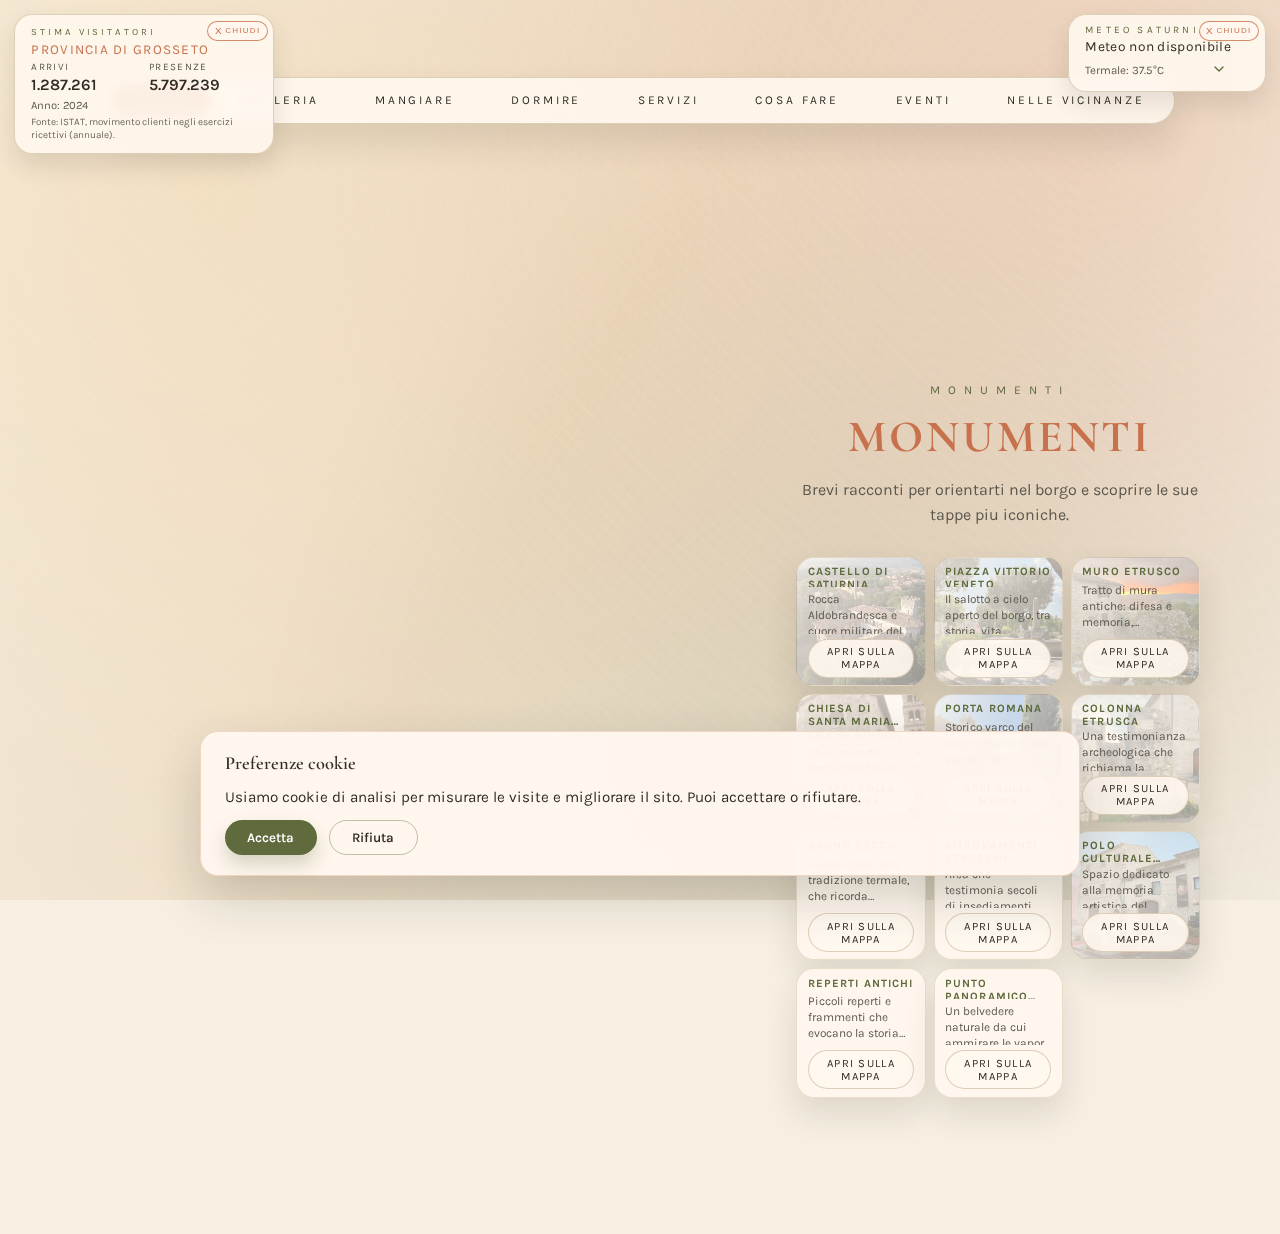
<file: index.html>
<!DOCTYPE html>
<html lang="it">
  <head>
    <meta charset="UTF-8" />
    <meta name="viewport" content="width=device-width, initial-scale=1.0" />
    <title>Borgo di Saturnia</title>
    <link rel="preconnect" href="https://fonts.googleapis.com" />
    <link rel="preconnect" href="https://fonts.gstatic.com" crossorigin />
    <link
      href="https://fonts.googleapis.com/css2?family=Cormorant+Garamond:wght@500;600;700&family=Karla:wght@300;400;500;600&display=swap"
      rel="stylesheet"
    />
    <link rel="stylesheet" href="styles.css?v=20260208" />
    <!-- Google tag (gtag.js) -->
    <script async src="https://www.googletagmanager.com/gtag/js?id=G-NJHTPDBTJT"></script>
    <script>
      window.dataLayer = window.dataLayer || [];
      function gtag(){dataLayer.push(arguments);}
      gtag('consent', 'default', {
        ad_storage: 'denied',
        analytics_storage: 'denied',
        ad_user_data: 'denied',
        ad_personalization: 'denied'
      });
      gtag('js', new Date());
      gtag('config', 'G-NJHTPDBTJT', { send_page_view: false });
    </script>
    <meta name="google-site-verification" content="65cwK7kglkx99sZnT142liwdmGItBqiuk-l00JaFisA" />
  </head>
  <body class="has-video-bg">
    <div
      class="global-weather"
      data-thermal="37.5"
    >
      <span class="global-weather-label">Meteo Saturnia</span>
      <span class="global-weather-value" aria-live="polite">Caricamento...</span>
      <div class="global-weather-row">
        <span class="global-weather-thermal"></span>
        <button class="global-weather-toggle" type="button" aria-label="Apri meteo settimanale">
          <svg class="global-weather-chevron" viewBox="0 0 24 24" aria-hidden="true" focusable="false">
            <path d="M6 9l6 6 6-6"></path>
          </svg>
        </button>
      </div>
      <button
        class="global-weather-close"
        type="button"
        aria-label="Chiudi meteo"
      >
        X <span class="weather-close-text">Chiudi</span>
      </button>
      <div class="global-weather-weekly" id="global-weather-weekly" hidden>
        <p class="global-weather-weekly-title">Prossimi 7 giorni</p>
        <p class="global-weather-weekly-status">Caricamento...</p>
        <ul class="global-weather-weekly-list"></ul>
      </div>
    </div>
    <div class="page-background" aria-hidden="true">
      <iframe
        class="page-background-video is-embed"
        src="https://www.youtube.com/embed/sYfid1NOOp8?autoplay=1&mute=1&loop=1&playlist=sYfid1NOOp8&controls=0&modestbranding=1&playsinline=1&rel=0"
        title="Sfondo Borgo di Saturnia"
        allow="autoplay; encrypted-media; picture-in-picture"
        allowfullscreen
        loading="lazy"
      ></iframe>
    </div>
    <div class="visitor-widget" id="visitor-widget" aria-live="polite">
      <span class="visitor-eyebrow">Stima visitatori</span>
      <p class="visitor-title">Provincia di Grosseto</p>
      <div class="visitor-grid">
        <div class="visitor-stat">
          <span class="visitor-label">Arrivi</span>
          <span class="visitor-value" id="visitor-arrivi">-</span>
        </div>
        <div class="visitor-stat">
          <span class="visitor-label">Presenze</span>
          <span class="visitor-value" id="visitor-presenze">-</span>
        </div>
      </div>
      <p class="visitor-meta" id="visitor-year">Anno: -</p>
      <button class="visitor-close" type="button" aria-label="Chiudi stima visitatori">X <span class="visitor-close-text">Chiudi</span></button>
      <p class="visitor-source">
        Fonte: ISTAT, movimento clienti negli esercizi ricettivi (annuale).
      </p>
    </div>
    <main class="page">
      <nav class="site-nav" aria-label="Menu principale">
        <a class="nav-tab is-active" href="index.html" aria-current="page">Borgo</a>
        <a class="nav-tab" href="galleria.html">Galleria</a>
        <a class="nav-tab" href="dove-mangiare.html">
          <span class="nav-label-full">Mangiare</span>
          <span class="nav-label-short">Mangiare</span>
        </a>
        <a class="nav-tab" href="dove-dormire.html">
          <span class="nav-label-full">Dormire</span>
          <span class="nav-label-short">Dormire</span>
        </a>
        <a class="nav-tab" href="servizi.html">Servizi</a>
        <details class="nav-dropdown">
          <summary class="nav-tab">
            <span class="nav-label-full">Cosa fare</span>
            <span class="nav-label-short">Cosa fare</span>
          </summary>
          <div class="nav-dropdown-menu">
            <a class="nav-dropdown-item" href="cosa-fare.html#cavallo">Cavallo</a>
            <a class="nav-dropdown-item" href="cosa-fare.html#degustazioni">
              Degustazioni
            </a>
            <a class="nav-dropdown-item" href="cosa-fare.html#golf">Golf</a>
            <a class="nav-dropdown-item" href="cosa-fare.html#acque-termali">Acque termali</a>
          </div>
        </details>
        <a class="nav-tab" href="eventi.html">Eventi</a>
        <a class="nav-tab" href="nelle-vicinanze.html">
          <span class="nav-label-full">Nelle vicinanze</span>
          <span class="nav-label-short">Vicinanze</span>
        </a>
      </nav>
      <header class="hero" id="borgo">
        <p class="eyebrow">Toscana, Italia</p>
        <h1>Borgo di Saturnia</h1>
        <p class="subtitle">
          Un luogo sospeso tra pietra antica, acque termali e colline dorate.
        </p>
      </header>

      <div class="borgo-layout">
        <section class="map-section">
          <figure class="map" data-view="fumetto">
          <figcaption class="map-caption">
            Clicca queste categorie per vederli in mappa.
          </figcaption>
          <div class="map-filters" role="group" aria-label="Filtri mappa">
              <button
                class="filter-toggle"
                type="button"
                data-filter="hotel"
                aria-pressed="false"
              >
                <span class="filter-label-full">Strutture alberghiere</span>
                <span class="filter-label-short">Hotel</span>
              </button>
              <button
                class="filter-toggle"
                type="button"
                data-filter="ristoranti"
                aria-pressed="false"
              >
                <span class="filter-label-full">Ristoranti e trattorie</span>
                <span class="filter-label-short">Risto</span>
              </button>
              <button
                class="filter-toggle"
                type="button"
                data-filter="bar"
                aria-pressed="false"
              >
                <span class="filter-label-full">Bar</span>
                <span class="filter-label-short">Bar</span>
              </button>
              <button
                class="filter-toggle"
                type="button"
                data-filter="alimentari"
                aria-pressed="false"
              >
                <span class="filter-label-full">Alimentari</span>
                <span class="filter-label-short">Alim.</span>
              </button>
            </div>
            <div class="map-frame">
              <div
                class="map-controls"
                role="group"
                aria-label="Seleziona la vista della mappa"
              >
                <button
                  class="view-toggle is-active"
                  type="button"
                  data-view="fumetto"
                  aria-pressed="true"
                >
                  Fumetto
                </button>
                <button
                  class="view-toggle"
                  type="button"
                  data-view="realistica"
                  aria-pressed="false"
                >
                  Realistica
                </button>
              </div>
              <div class="map-viewport">
                <img
                  class="map-img"
                  data-view="fumetto"
                  src="assets/images/SATURNIA.png"
                  alt="Mappa di Saturnia in stile fumetto"
                  loading="lazy"
                />
                <img
                  class="map-img"
                  data-view="realistica"
                  src="assets/images/SATURNIAR.png"
                  alt="Mappa di Saturnia in stile realistico"
                  loading="lazy"
                />
                <div
                  class="map-overlay"
                  role="group"
                  aria-label="Punti del borgo"
                >
                <button
                  class="map-pin"
                  type="button"
                  style="--x: 60%; --y: 70%;"
                  data-id="castello"
                  data-title="Castello di Saturnia"
                  data-summary="La rocca che veglia sul borgo da quasi mille anni."
                  data-image="assets/images/monumenti/castellodisaturnia.jpg"
                  data-image-alt="Castello di Saturnia"
                  data-description="Il Castello di Saturnia, noto anche come Rocca Aldobrandesca, rappresenta il cuore militare e simbolico del borgo. Oggi ne restano porzioni integrate nella cinta muraria e nelle strutture urbane, ma per secoli e stato il fulcro del potere politico, difensivo e amministrativo della citta. Origini e date storiche: le prime fortificazioni sul sito risalgono con ogni probabilita all'Alto Medioevo, ma l'impianto castellano vero e proprio si sviluppo tra il X-XI secolo, quando Saturnia entro stabilmente nell'orbita dei conti Aldobrandeschi, una delle famiglie piu potenti della Toscana meridionale. La scelta del luogo non fu casuale: il castello sorse su un'area gia strategica in epoca romana, probabilmente occupata da strutture di controllo e difesa legate alla colonia di Saturnia (fondata nel 183 a.C.). Nel corso dei secoli successivi, il castello fu conteso tra grandi poteri regionali, fino a passare sotto il controllo della Repubblica di Siena nel XIV secolo, che ne rafforzo le difese adattandole alle nuove tecniche militari. Struttura e funzione: il castello non era solo una residenza signorile, ma una vera e propria rocca militare. Comprendeva una torre principale (oggi parzialmente conservata), ambienti di presidio e controllo, collegamenti diretti con la cinta muraria, di cui costituiva il punto piu forte. Dall'alto della rocca si dominavano le vie di accesso al borgo e il territorio circostante, consentendo un controllo visivo fondamentale in un'epoca segnata da conflitti e instabilita. Curiosita storiche: il castello faceva parte di un sistema difensivo integrato, insieme alle porte urbane (come Porta Romana) e alle mura medievali. In caso di assedio, la rocca rappresentava l'ultimo rifugio per la popolazione e per le autorita locali. Con il declino dell'importanza militare di Saturnia, tra XV e XVI secolo, il castello perse progressivamente la sua funzione originaria e venne in parte riutilizzato o inglobato nelle abitazioni del borgo."
                  aria-label="Castello di Saturnia"
                ></button>
                <button
                  class="map-pin"
                  type="button"
                  style="--x: 54%; --y: 50%;"
                  data-id="piazza-centrale"
                  data-title="Piazza Vittorio Veneto"
                  data-summary="Il cuore civile, religioso e sociale del borgo."
                  data-image="assets/images/monumenti/Piazza%20Vittorio%20Veneto.jpg"
                  data-image-alt="Piazza Vittorio Veneto"
                  data-description="La Piazza Vittorio Veneto e la piazza centrale di Saturnia e da secoli rappresenta il punto di incontro tra la vita quotidiana del borgo, la sua storia e la sua identita comunitaria. Qui convergono le principali direttrici del centro storico e qui si affacciano alcuni degli edifici piu significativi, rendendola il vero fulcro urbano del paese. Origini storiche: l'area della piazza coincide con uno dei nuclei piu antichi dell'abitato. In epoca romana questa zona era probabilmente occupata da spazi pubblici e strutture connesse alla vita civile della colonia di Saturnia (fondata nel 183 a.C.). Nel Medioevo, con la riorganizzazione del borgo fortificato, lo spazio assunse progressivamente il ruolo di piazza principale, diventando il luogo destinato alle assemblee, al mercato e alla vita collettiva. L'attuale intitolazione a Vittorio Veneto risale al XX secolo, come molte piazze italiane dedicate alla memoria della vittoria nella Prima guerra mondiale. Assetto urbano e architettura: la piazza si presenta come uno spazio raccolto e armonico, perfettamente integrato nel tessuto medievale di Saturnia. Gli edifici che la circondano, costruiti in pietra locale, raccontano secoli di trasformazioni architettoniche, mantenendo pero un forte equilibrio visivo. Sulla piazza si affaccia la Chiesa di Santa Maria Maddalena, principale edificio religioso del borgo, che ne rafforza il ruolo simbolico e spirituale. Funzione sociale: per secoli Piazza Vittorio Veneto e stata luogo di incontri pubblici e decisioni collettive, sede di mercati e feste, punto di riferimento per la vita quotidiana degli abitanti. Ancora oggi la piazza mantiene questa funzione: e il posto dove ci si incontra, ci si ferma a parlare, si osserva il borgo vivere con i suoi ritmi lenti e autentici. Curiosita storiche: in passato la piazza era uno dei pochi spazi sufficientemente ampi per radunare l'intera popolazione del borgo; qui venivano affissi avvisi pubblici e comunicazioni ufficiali. Durante le festivita religiose, la piazza diventava un'estensione naturale della chiesa. Storytelling: immagina Saturnia in una mattina di secoli fa. Le porte del borgo sono appena state aperte, i passi risuonano sulla pietra, qualcuno si ferma in piazza per scambiare notizie. Tutto passa da qui. La piazza non e solo uno spazio fisico, ma un punto di equilibrio, dove la vita privata incontra quella pubblica. Ancora oggi, sostare in Piazza Vittorio Veneto significa sentire il battito del borgo, osservare Saturnia nella sua dimensione piu autentica e quotidiana. Valore culturale e turistico: la piazza centrale e una tappa imprescindibile per chi visita Saturnia. Da qui si comprende l'organizzazione del borgo, si colgono i rapporti tra edifici religiosi, civili e abitativi, e si percepisce la continuita storica che lega l'epoca romana, il Medioevo e il presente. Visitare Piazza Vittorio Veneto significa entrare nel cuore vivo di Saturnia, dove la storia non e solo raccontata, ma ancora vissuta."
                  aria-label="Piazza Vittorio Veneto"
                ></button>
                <button
                  class="map-pin"
                  type="button"
                  style="--x: 44%; --y: 44%;"
                  data-id="colonna-etrusca"
                  data-title="Colonna etrusca"
                  data-image="assets/images/monumenti/colonna%20etrusca.jpeg"
                  data-image-alt="Colonna etrusca di Saturnia"
                  data-description="Una testimonianza archeologica che racconta l'antica presenza etrusca."
                  aria-label="Colonna etrusca"
                ></button>
                <button
                  class="map-pin"
                  type="button"
                  style="--x: 50%; --y: 34%;"
                  data-id="reperti-antichi"
                  data-title="Reperti antichi"
                  data-description="Piccoli reperti e frammenti che evocano la storia piu antica del borgo."
                  aria-label="Reperti antichi"
                ></button>
                <button
                  class="map-pin"
                  type="button"
                  style="--x: 28%; --y: 41%;"
                  data-id="muro-etrusco"
                  data-title="Muro etrusco"
                  data-description="Tratto di antiche mura che racconta l'epoca etrusca."
                  data-image="assets/images/muro%20etrusco.jpg"
                  data-image-alt="Muro etrusco di Saturnia"
                  aria-label="Muro etrusco"
                ></button>
                <button
                  class="map-pin"
                  type="button"
                  style="--x: 75%; --y: 38%;"
                  data-id="bagno-secco"
                  data-title="Bagno secco"
                  data-summary="Il cuore termale della Saturnia romana."
                  data-description="Il Bagno Secco di Saturnia e uno dei luoghi archeologici piu affascinanti del borgo, perche racconta in modo diretto il rapporto millenario tra Saturnia e le acque termali, elemento fondante della sua identita fin dall'epoca romana. Origini e datazione storica: il Bagno Secco risale all'epoca romana, con una datazione compresa tra il I secolo a.C. e il I secolo d.C., periodo di massimo splendore della colonia romana di Saturnia, fondata nel 183 a.C.. Faceva parte del complesso termale urbano, oggi in gran parte scomparso, che sfruttava direttamente le sorgenti calde naturali presenti nell'area. Il nome Bagno Secco e di origine piu tarda e deriva dal fatto che, a differenza delle terme ancora attive nei dintorni, questa struttura non e piu alimentata dall'acqua, apparendo oggi come un invaso asciutto. Funzione e struttura: il Bagno Secco era probabilmente una vasca termale coperta, oppure una cisterna monumentale collegata al sistema delle terme. La struttura, realizzata in muratura romana con rivestimenti impermeabili, era destinata alla raccolta e al contenimento dell'acqua termale, utilizzata per bagni curativi, rituali di benessere e pratiche sociali tipiche della cultura romana. Per i Romani, infatti, le terme non erano solo luoghi di cura, ma anche spazi di incontro, dialogo e vita pubblica. Curiosita storiche: il Bagno Secco si trova all'interno dell'attuale perimetro del borgo, segno che la Saturnia romana era gia organizzata intorno alle acque termali. E una delle testimonianze piu evidenti del fatto che le terme di Saturnia non sono una scoperta moderna, ma una risorsa sfruttata ininterrottamente da oltre duemila anni. In epoca medievale, molte strutture romane vennero abbandonate, interrate o riutilizzate, e il Bagno Secco perse progressivamente la sua funzione originaria. Storytelling: quando l'acqua era il centro della citta. Immagina Saturnia in epoca romana. Il vapore si alza dalle vasche, l'aria profuma di zolfo. Cittadini, viaggiatori e soldati entrano nel complesso termale per curarsi, riposare e socializzare. Il Bagno Secco era parte di questo mondo: un luogo di acqua, calore e vita, oggi silenzioso, ma ancora capace di raccontare la centralita delle terme nella storia della citta. Camminare accanto alle sue rovine significa trovarsi esattamente dove scorreva l'acqua calda duemila anni fa, nel punto in cui Saturnia ha costruito la propria fama. Valore culturale attuale: oggi il Bagno Secco e un'importante testimonianza archeologica urbana, che permette di comprendere l'impianto della Saturnia romana e il suo legame indissolubile con le acque termali. E una tappa fondamentale per chi desidera andare oltre le celebri Cascate del Mulino e scoprire le origini storiche e culturali del termalismo saturnino. Visitare il Bagno Secco significa riscoprire la Saturnia romana e termale, dove l'acqua non era solo natura, ma civilta."
                  aria-label="Bagno secco"
                ></button>
                <button
                  class="map-pin"
                  type="button"
                  style="--x: 38%; --y: 66%;"
                  data-id="ritrovamenti-etruschi"
                  data-title="Ritrovamenti etruschi"
                  data-description="Il perimetro difensivo che ha protetto il borgo nei secoli."
                  aria-label="Ritrovamenti etruschi"
                ></button>
                <button
                  class="map-pin"
                  type="button"
                  style="--x: 44%; --y: 64%;"
                  data-id="polo-culturale-pietro-aldi"
                  data-title="Polo Culturale Pietro Aldi"
                  data-description="Centro culturale dedicato all'arte e alla memoria del borgo."
                  data-image="assets/images/monumenti/Polo%20Culturale%20Pietro%20Aldi.jpg"
                  data-image-alt="Polo Culturale Pietro Aldi"
                  aria-label="Polo Culturale Pietro Aldi"
                ></button>
                <button
                  class="map-pin"
                  type="button"
                  style="--x: 67%; --y: 56%;"
                  data-id="chiesa"
                  data-title="Chiesa di Santa Maria Maddalena"
                  data-summary="Principale chiesa del borgo, affacciata su Piazza Vittorio Veneto."
                  data-image="assets/images/monumenti/saturnia_santa_maria_maddalena.jpg"
                  data-image-alt="Chiesa di Santa Maria Maddalena"
                  data-description="Chiesa di Santa Maria Maddalena - Saturnia. La Chiesa di Santa Maria Maddalena e il principale edificio religioso di Saturnia e rappresenta da secoli il fulcro spirituale e comunitario del borgo. Situata nel cuore del centro storico, affacciata sull'attuale Piazza Vittorio Veneto, la chiesa testimonia la profonda continuita religiosa del luogo, dalle origini pagane fino al cristianesimo medievale. Origini storiche: le origini della chiesa risalgono all'Alto Medioevo, con documenti che ne attestano l'esistenza gia intorno al XII secolo. L'edificio fu probabilmente costruito sopra strutture preesistenti di epoca romana, ipotesi rafforzata dalla presenza, nell'area circostante, di reperti e murature antiche. La dedicazione a Maria Maddalena, figura centrale del cristianesimo primitivo, e coerente con la tradizione medievale di intitolare le chiese a santi legati alla conversione e alla redenzione. Evoluzione architettonica: nel corso dei secoli la chiesa ha subito numerosi interventi di ampliamento e ristrutturazione, soprattutto tra il XIV e il XVIII secolo, assumendo l'aspetto attuale. L'esterno e caratterizzato da una facciata semplice e sobria, in linea con il contesto del borgo e con l'architettura religiosa rurale della Maremma. L'interno, a navata unica, conserva un'impostazione essenziale, arricchita da elementi decorativi e arredi sacri di epoche diverse."
                  aria-label="Chiesa di Santa Maria Maddalena"
                ></button>
                <button
                  class="map-pin"
                  type="button"
                  style="--x: 78%; --y: 60%;"
                  data-id="punto-panoramico-terme"
                  data-title="Punto panoramico vista terme"
                  data-description="Punto panoramico con vista sulle terme e le colline circostanti."
                  aria-label="Punto panoramico vista terme"
                ></button>
                <button
                  class="map-pin"
                  type="button"
                  style="--x: 68%; --y: 75%;"
                  data-id="porta-romana"
                  data-title="Porta romana"
                  data-summary="Uscita storica dal borgo, legata all'epoca romana."
                  data-image="assets/images/monumenti/Porta%20romana.jpeg"
                  data-image-alt="Porta romana"
                  data-description="Tra Roma antica e Medioevo: l'ingresso senza tempo al borgo di Saturnia. La Porta Romana di Saturnia e molto piu di un semplice varco nelle mura: e un luogo simbolico che racconta oltre duemila anni di storia ininterrotta, rappresentando uno dei punti di accesso piu antichi e significativi del borgo. Origini e date storiche: le origini della porta sono legate alla Saturnia romana, fondata come colonia intorno al 183 a.C.. Gia in epoca imperiale, da questo lato della citta si sviluppava una direttrice viaria che collegava Saturnia ad altri centri strategici della Maremma e al sistema stradale romano. La struttura che vediamo oggi risale prevalentemente al Medioevo (XI-XIII secolo), periodo in cui Saturnia venne fortificata con una cinta muraria in pietra per difendersi da incursioni e conflitti territoriali. La Porta Romana fu riedificata e consolidata in questa fase, probabilmente riutilizzando basamenti e materiali di epoca romana, pratica comune nell'edilizia medievale. Architettura e funzione: la porta si presenta come un arco solido e austero, costruito in pietra locale, perfettamente integrato nelle mura difensive. La sua funzione non era solo militare: qui transitavano mercanti, pellegrini, contadini e viaggiatori, e il controllo dell'ingresso permetteva alla citta di regolare traffici e accessi. Attraversare la Porta Romana significava entrare in uno spazio protetto, regolato da leggi e consuetudini diverse rispetto all'esterno. Curiosita storiche: il nome Porta Romana non indica solo l'epoca, ma anche la direzione: da qui si usciva verso le vie di collegamento di origine romana. Secondo la tradizione locale, proprio da questo accesso sarebbero passati soldati, messaggeri e funzionari romani, diretti verso le terme e gli insediamenti agricoli circostanti. Nel Medioevo, le porte del borgo venivano chiuse al tramonto: chi arrivava in ritardo doveva attendere l'alba o trovare rifugio fuori dalle mura."
                  aria-label="Porta romana"
                ></button>
                <button
                  class="map-pin"
                  type="button"
                  style="--x: 46%; --y: 48%;"
                  data-id="saturnalia-village-rooms"
                  data-category="hotel"
                  data-title="Saturnalia Village Rooms"
                  data-description="Camere nel cuore del borgo di Saturnia, in una dimora storica."
                  aria-label="Saturnalia Village Rooms"
                ></button>
                <button
                  class="map-pin"
                  type="button"
                  style="--x: 66%; --y: 38%;"
                  data-id="tellus-saturnia"
                  data-category="hotel"
                  data-title="Tellus Saturnia"
                  data-description="B&amp;B nel centro di Saturnia, ambienti rilassanti e confortevoli."
                  aria-label="Tellus Saturnia"
                ></button>
                <button
                  class="map-pin"
                  type="button"
                  style="--x: 88%; --y: 36%;"
                  data-id="hotel-villa-clodia"
                  data-category="hotel"
                  data-title="Hotel Villa Clodia"
                  data-description="Hotel in centro a Saturnia con area wellness e piscina all'aperto."
                  aria-label="Hotel Villa Clodia"
                ></button>
                <button
                  class="map-pin"
                  type="button"
                  style="--x: 30%; --y: 40%;"
                  data-id="dimora-dei-magi"
                  data-category="hotel"
                  data-title="Dimora dei Magi"
                  data-description="Dimora nel centro storico del borgo, soggiorno in ambiente intimo."
                  aria-label="Dimora dei Magi"
                ></button>
                <button
                  class="map-pin"
                  type="button"
                  style="--x: 34%; --y: 38%;"
                  data-id="casetta-dei-mauri"
                  data-category="hotel"
                  data-title="Casetta dei Mauri"
                  data-description="Casa vacanza nel borgo, ideale per un soggiorno indipendente."
                  aria-label="Casetta dei Mauri"
                ></button>
                <button
                  class="map-pin"
                  type="button"
                  style="--x: 72%; --y: 50%;"
                  data-id="camere-dei-magi"
                  data-category="hotel"
                  data-title="Camere dei Magi"
                  data-description="Camere accoglienti nel centro storico, a pochi passi dalla piazza."
                  aria-label="Camere dei Magi"
                ></button>
                <button
                  class="map-pin"
                  type="button"
                  style="--x: 58%; --y: 50%;"
                  data-id="bar-centrale"
                  data-category="bar"
                  data-title="Bar centrale"
                  data-summary="Bar in piazza, punto di sosta nel cuore del borgo."
                  data-description="Il bar centrale e il punto d'incontro in Piazza Vittorio Veneto, ideale per una pausa nel cuore del borgo."
                  aria-label="Bar centrale"
                ></button>
                <button
                  class="map-pin"
                  type="button"
                  style="--x: 56%; --y: 36%;"
                  data-id="bar-di-luisa"
                  data-category="bar"
                  data-title="Bar di Luisa"
                  data-summary="Bar raccolto a due passi dal centro storico."
                  data-description="Il Bar di Luisa si trova in posizione piu alta rispetto alla piazza, con atmosfera accogliente."
                  aria-label="Bar di Luisa"
                ></button>
                <button
                  class="map-pin"
                  type="button"
                  style="--x: 40%; --y: 44%;"
                  data-id="alimentari-1"
                  data-category="alimentari"
                  data-title="Alimentari"
                  data-summary="Alimentari."
                  data-description="Alimentari."
                  aria-label="Alimentari"
                ></button>
                <button
                  class="map-pin"
                  type="button"
                  style="--x: 69%; --y: 48%;"
                  data-id="alimentari-2"
                  data-category="alimentari"
                  data-title="Alimentari"
                  data-summary="Alimentari."
                  data-description="Alimentari."
                  aria-label="Alimentari"
                ></button>
                <button
                  class="map-pin"
                  type="button"
                  style="--x: 27%; --y: 49%;"
                  data-id="macelleria-passalacqua"
                  data-category="alimentari"
                  data-title="Macelleria Passalacqua"
                  data-summary="Macelleria e alimentari nel borgo."
                  data-description="Macelleria Passalacqua: bottega di carni e prodotti locali nel centro del borgo."
                  aria-label="Macelleria Passalacqua"
                ></button>
                <button
                  class="map-pin"
                  type="button"
                  style="--x: 40%; --y: 58%;"
                  data-id="ristorante-i-due-cippi"
                  data-category="ristoranti"
                  data-title="Ristorante I Due Cippi"
                  data-description="Piazza Vittorio Veneto 26/A, cucina della tradizione maremmana."
                  aria-label="Ristorante I Due Cippi"
                ></button>
                <button
                  class="map-pin"
                  type="button"
                  style="--x: 56%; --y: 46%;"
                  data-id="pizza-in-piazza"
                  data-category="ristoranti"
                  data-title="L'Oste in Piazza"
                  data-description="Piazza Vittorio Veneto 5, pizzeria nel centro storico."
                  aria-label="L'Oste in Piazza"
                ></button>
                <button
                  class="map-pin"
                  type="button"
                  style="--x: 66%; --y: 38%;"
                  data-id="ristorante-da-mario"
                  data-category="ristoranti"
                  data-title="Ristorante Da Mario"
                  data-description="Via Giuseppe Mazzini 18, cucina tipica toscana."
                  aria-label="Ristorante Da Mario"
                ></button>
                <button
                  class="map-pin"
                  type="button"
                  style="--x: 58%; --y: 42%;"
                  data-id="bacco-cerere-2-0"
                  data-category="ristoranti"
                  data-title="Bacco &amp; Cerere 2.0"
                  data-description="Via Giuseppe Mazzini 4, cucina locale e vini del territorio."
                  aria-label="Bacco &amp; Cerere 2.0"
                ></button>
                </div>
              </div>
            </div>
          </figure>
        </section>
        <section class="monument-section" id="monumenti">
        <div class="monument-header">
          <p class="eyebrow">Monumenti</p>
          <h2 class="monument-title">Monumenti</h2>
          <p class="monument-intro">
            Brevi racconti per orientarti nel borgo e scoprire le sue tappe piu
            iconiche.
          </p>
        </div>
        <div class="monument-modal" id="monumento-modal" hidden>
          <div
            class="monument-modal-dialog"
            role="dialog"
            aria-modal="true"
            aria-labelledby="monument-detail-title"
          >
            <button
              class="monument-modal-close"
              type="button"
              id="monument-modal-close"
              aria-label="Chiudi scheda"
            >
              Chiudi
            </button>
            <div class="monument-detail" id="monumento-dettaglio">
              <p class="monument-detail-eyebrow">Dettaglio monumento</p>
              <h3 class="monument-detail-title" id="monument-detail-title">
                Seleziona un punto per leggere la descrizione completa.
              </h3>
              <img
                class="monument-detail-image"
                id="monument-detail-image"
                alt=""
                hidden
              />
              <p
                class="monument-detail-text"
                id="monument-detail-text"
                aria-live="polite"
              ></p>
              <button
                class="monument-audio-button"
                type="button"
                id="monument-audio-button"
                aria-pressed="false"
              >
                Audiodescrizione
              </button>
              <p class="monument-audio-status" id="monument-audio-status" role="status"></p>
            </div>
          </div>
        </div>
        <div class="monument-grid">
          <article
            class="monument-card has-photo"
            style="--card-image: url('assets/images/monumenti/castellodisaturnia.jpg');"
          >
            <h3>Castello di Saturnia</h3>
            <p>
              Rocca Aldobrandesca e cuore militare del borgo, con vista sulle
              colline maremmane.
            </p>
            <button class="monument-link" type="button" data-target="castello">
              Apri sulla mappa
            </button>
          </article>
          <article
            class="monument-card has-photo"
            style="--card-image: url('assets/images/monumenti/Piazza%20Vittorio%20Veneto.jpg');"
          >
            <h3>Piazza Vittorio Veneto</h3>
            <p>
              Il salotto a cielo aperto del borgo, tra storia, vita quotidiana e
              celebrazioni locali.
            </p>
            <button class="monument-link" type="button" data-target="piazza-centrale">
              Apri sulla mappa
            </button>
          </article>
          <article
            class="monument-card has-photo"
            style="--card-image: url('assets/images/muro%20etrusco.jpg');"
          >
            <h3>Muro etrusco</h3>
            <p>
              Tratto di mura antiche: difesa e memoria, incastonato nel tessuto
              del borgo.
            </p>
            <button class="monument-link" type="button" data-target="muro-etrusco">
              Apri sulla mappa
            </button>
          </article>
          <article
            class="monument-card has-photo"
            style="--card-image: url('assets/images/monumenti/saturnia_santa_maria_maddalena.jpg');"
          >
            <h3>Chiesa di Santa Maria Maddalena</h3>
            <p>
              Edificio religioso principale del borgo, affacciato su Piazza
              Vittorio Veneto e legato alla storia medievale di Saturnia.
            </p>
            <button class="monument-link" type="button" data-target="chiesa">
              Apri sulla mappa
            </button>
          </article>
          <article
            class="monument-card has-photo"
            style="--card-image: url('assets/images/monumenti/Porta%20romana.jpeg');"
          >
            <h3>Porta romana</h3>
            <p>
              Storico varco del borgo, memoria dei percorsi che collegavano
              Saturnia al territorio romano.
            </p>
            <button class="monument-link" type="button" data-target="porta-romana">
              Apri sulla mappa
            </button>
          </article>
          <article
            class="monument-card has-photo"
            style="--card-image: url('assets/images/monumenti/colonna%20etrusca.jpeg');"
          >
            <h3>Colonna etrusca</h3>
            <p>
              Una testimonianza archeologica che richiama la Saturnia etrusca e
              racconta le sue origini piu antiche.
            </p>
            <button class="monument-link" type="button" data-target="colonna-etrusca">
              Apri sulla mappa
            </button>
          </article>
          <article class="monument-card">
            <h3>Bagno secco</h3>
            <p>
              Luogo legato alla tradizione termale, che ricorda l'importanza
              storica delle acque di Saturnia.
            </p>
            <button class="monument-link" type="button" data-target="bagno-secco">
              Apri sulla mappa
            </button>
          </article>
          <article class="monument-card">
            <h3>Ritrovamenti etruschi</h3>
            <p>
              Area che testimonia secoli di insediamenti, simbolo della lunga
              continuita storica del borgo.
            </p>
            <button class="monument-link" type="button" data-target="ritrovamenti-etruschi">
              Apri sulla mappa
            </button>
          </article>
          <article
            class="monument-card has-photo"
            style="--card-image: url('assets/images/monumenti/Polo%20Culturale%20Pietro%20Aldi.jpg');"
          >
            <h3>Polo Culturale Pietro Aldi</h3>
            <p>
              Spazio dedicato alla memoria artistica del territorio, con
              esposizioni e iniziative culturali.
            </p>
            <button class="monument-link" type="button" data-target="polo-culturale-pietro-aldi">
              Apri sulla mappa
            </button>
          </article>
          <article class="monument-card">
            <h3>Reperti antichi</h3>
            <p>
              Piccoli reperti e frammenti che evocano la storia piu antica del borgo.
            </p>
            <button class="monument-link" type="button" data-target="reperti-antichi">
              Apri sulla mappa
            </button>
          </article>
          <article class="monument-card">
            <h3>Punto panoramico vista terme</h3>
            <p>
              Un belvedere naturale da cui ammirare le vapori delle terme e il
              paesaggio circostante.
            </p>
            <button class="monument-link" type="button" data-target="punto-panoramico-terme">
              Apri sulla mappa
            </button>
          </article>
</div>
        </section>
      </div>
    </main>
    <script>
      const map = document.querySelector(".map");
      const buttons = document.querySelectorAll(".view-toggle");
      const pins = document.querySelectorAll(".map-pin");
      const listItems = document.querySelectorAll(".map-item");
      const monumentLinks = document.querySelectorAll(".monument-link");
      const pinById = new Map(
        Array.from(pins, (pin) => [pin.dataset.id, pin])
      );
      const mapSection = document.querySelector(".map-section");
      const borgoLayout = document.querySelector(".borgo-layout");
      const hotelToggle = document.querySelector(
        '.filter-toggle[data-filter="hotel"]'
      );
      const restaurantToggle = document.querySelector(
        '.filter-toggle[data-filter="ristoranti"]'
      );
      const barToggle = document.querySelector(
        '.filter-toggle[data-filter="bar"]'
      );
      const alimentariToggle = document.querySelector(
        '.filter-toggle[data-filter="alimentari"]'
      );
      const restaurantPins = document.querySelectorAll(
        '.map-pin[data-category="ristoranti"]'
      );
      const restaurantStorageKey = "saturnia-restaurant-pins";
      const contestForm = document.querySelector("#contest-form");
      const contestName = document.querySelector("#contest-name");
      const contestEmail = document.querySelector("#contest-email");
      const contestStatus = document.querySelector("#contest-status");
      const contestSelected = document.querySelector("#contest-selected");
      const contestFile = document.querySelector("#contest-file");
      const contestFeedback = document.querySelector("#contest-feedback");
      const contestProgressFill = document.querySelector("#contest-progress-fill");
      const contestCount = document.querySelector("#contest-count");
      const contestTotal = document.querySelector("#contest-total");
      const contestReward = document.querySelector("#contest-reward");
      const monumentModal = document.querySelector("#monumento-modal");
      const monumentModalClose = document.querySelector("#monument-modal-close");
      const monumentDetail = document.querySelector("#monumento-dettaglio");
      const monumentDetailTitle = document.querySelector("#monument-detail-title");
      const monumentDetailText = document.querySelector("#monument-detail-text");
      const monumentDetailImage = document.querySelector("#monument-detail-image");
      const monumentAudioButton = document.querySelector("#monument-audio-button");
      const monumentAudioStatus = document.querySelector("#monument-audio-status");
      const contestUserKey = "saturnia-contest-user";
      const contestPhotosKey = "saturnia-contest-photos";
      const excludedMonumentId = "polo-culturale-pietro-aldi";
      const monumentPins = Array.from(pins).filter(
        (pin) => !pin.dataset.category
      );
      const requiredMonumentIds = monumentPins
        .map((pin) => pin.dataset.id)
        .filter((id) => id !== excludedMonumentId);
      let selectedMonumentId = null;
      let currentMonumentText = "";
      let speechUtterance = null;

      const clearActivePins = () => {
        pins.forEach((item) => {
          item.classList.remove("is-active");
          item.setAttribute("aria-pressed", "false");
        });
        listItems.forEach((item) => {
          item.classList.remove("is-active");
          item.setAttribute("aria-pressed", "false");
        });
      };

      const setHotelFilter = (enabled) => {
        map.classList.toggle("show-hotels", enabled);
        if (hotelToggle) {
          hotelToggle.classList.toggle("is-active", enabled);
          hotelToggle.setAttribute("aria-pressed", String(enabled));
        }
        if (!enabled) {
          const activeHotel = document.querySelector(
            '.map-pin.is-active[data-category="hotel"]'
          );
          if (activeHotel) {
            clearActivePins();
          }
        }
      };

      const setRestaurantFilter = (enabled) => {
        map.classList.toggle("show-ristoranti", enabled);
        if (restaurantToggle) {
          restaurantToggle.classList.toggle("is-active", enabled);
          restaurantToggle.setAttribute("aria-pressed", String(enabled));
        }
        if (!enabled) {
          const activeRestaurant = document.querySelector(
            '.map-pin.is-active[data-category="ristoranti"]'
          );
          if (activeRestaurant) {
            clearActivePins();
          }
        }
      };

      const setBarFilter = (enabled) => {
        map.classList.toggle("show-bars", enabled);
        if (barToggle) {
          barToggle.classList.toggle("is-active", enabled);
          barToggle.setAttribute("aria-pressed", String(enabled));
        }
        if (!enabled) {
          const activeBar = document.querySelector(
            '.map-pin.is-active[data-category="bar"]'
          );
          if (activeBar) {
            clearActivePins();
          }
        }
      };

      const setAlimentariFilter = (enabled) => {
        map.classList.toggle("show-alimentari", enabled);
        if (alimentariToggle) {
          alimentariToggle.classList.toggle("is-active", enabled);
          alimentariToggle.setAttribute("aria-pressed", String(enabled));
        }
        if (!enabled) {
          const activeAlimentari = document.querySelector(
            '.map-pin.is-active[data-category="alimentari"]'
          );
          if (activeAlimentari) {
            clearActivePins();
          }
        }
      };

      const loadRestaurantPositions = () => {
        if (!restaurantPins.length) return;
        try {
          const saved = JSON.parse(localStorage.getItem(restaurantStorageKey) || "{}");
          restaurantPins.forEach((pin) => {
            const position = saved[pin.dataset.id];
            if (!position) return;
            pin.style.setProperty("--x", `${position.x}%`);
            pin.style.setProperty("--y", `${position.y}%`);
          });
        } catch (error) {
          console.warn("Impossibile caricare le posizioni dei ristoranti.", error);
        }
      };

      const getContestPhotos = () => {
        try {
          return JSON.parse(localStorage.getItem(contestPhotosKey) || "{}");
        } catch (error) {
          console.warn("Impossibile leggere le foto del contest.", error);
          return {};
        }
      };

      const saveContestPhotos = (data) => {
        try {
          localStorage.setItem(contestPhotosKey, JSON.stringify(data));
        } catch (error) {
          console.warn("Impossibile salvare le foto del contest.", error);
        }
      };

      const updateContestProgress = () => {
        if (!contestProgressFill || !contestCount || !contestTotal) return;
        const saved = getContestPhotos();
        const completed = requiredMonumentIds.filter((id) => saved[id]);
        const total = requiredMonumentIds.length;
        const percent = total ? (completed.length / total) * 100 : 0;
        contestProgressFill.style.width = `${percent}%`;
        contestCount.textContent = String(completed.length);
        contestTotal.textContent = String(total);
        if (contestReward) {
          contestReward.hidden = completed.length !== total;
        }
      };

      const setContestSelection = (pin) => {
        if (!contestSelected || !contestFile) return;
        if (pin.dataset.category) return;
        selectedMonumentId = pin.dataset.id;
        contestSelected.textContent = `Monumento selezionato: ${pin.dataset.title}.`;
        contestFile.disabled = false;
      };


      const initializeContestForm = () => {
        if (!contestForm || !contestName || !contestEmail) return;
        try {
          const saved = JSON.parse(localStorage.getItem(contestUserKey) || "{}");
          if (saved.name) contestName.value = saved.name;
          if (saved.email) contestEmail.value = saved.email;
          if (saved.name || saved.email) {
            contestStatus.textContent = "Registrazione salvata.";
          }
        } catch (error) {
          console.warn("Impossibile leggere la registrazione del contest.", error);
        }
      };

      const syncBorgoLayoutHeight = () => {
        if (!borgoLayout || !mapSection) return;
        const height = mapSection.getBoundingClientRect().height;
        if (!height) return;
        borgoLayout.style.setProperty("--borgo-map-height", `${Math.round(height)}px`);
      };

      const setView = (view) => {
        map.dataset.view = view;
        buttons.forEach((button) => {
          const isActive = button.dataset.view === view;
          button.classList.toggle("is-active", isActive);
          button.setAttribute("aria-pressed", String(isActive));
        });
        syncBorgoLayoutHeight();
      };

      const setPin = (pin, forceOpen = false) => {
        if (!pin) return;
        const isSame = pin.classList.contains("is-active");
        const shouldActivate = forceOpen ? true : !isSame;
        pins.forEach((item) => {
          const isActive = shouldActivate && item === pin;
          item.classList.toggle("is-active", isActive);
          item.setAttribute("aria-pressed", String(isActive));
        });
        listItems.forEach((item) => {
          const isActive = shouldActivate && item.dataset.target === pin.dataset.id;
          item.classList.toggle("is-active", isActive);
          item.setAttribute("aria-pressed", String(isActive));
        });
        if (shouldActivate) {
          setContestSelection(pin);
        }
      };

      buttons.forEach((button) => {
        button.addEventListener("click", () => setView(button.dataset.view));
      });

      const showMonumentDetail = (pin) => {
        if (!monumentDetail || !monumentModal || !pin) return;
        const title = pin.dataset.title || "Dettaglio monumento";
        const text = pin.dataset.description || "";
        currentMonumentText = text;
        if (monumentDetailTitle) {
          monumentDetailTitle.textContent = title;
        }
        if (monumentDetailText) {
          monumentDetailText.textContent = text;
        }
        if (monumentDetailImage) {
          if (pin.dataset.image) {
            monumentDetailImage.src = pin.dataset.image;
            monumentDetailImage.alt =
              pin.dataset.imageAlt || pin.dataset.title || "Immagine del borgo";
            monumentDetailImage.hidden = false;
          } else {
            monumentDetailImage.hidden = true;
            monumentDetailImage.removeAttribute("src");
            monumentDetailImage.alt = "";
          }
        }
        monumentModal.hidden = false;
        monumentModal.removeAttribute("hidden");
        document.body.classList.add("modal-open");
        if (monumentAudioButton) {
          monumentAudioButton.disabled = !text;
          monumentAudioButton.textContent = "Audiodescrizione";
          monumentAudioButton.setAttribute("aria-pressed", "false");
        }
        if (monumentAudioStatus) {
          monumentAudioStatus.textContent = "";
        }
        if (monumentModalClose) {
          monumentModalClose.focus();
        }
      };

      const stopMonumentAudio = () => {
        if (!("speechSynthesis" in window)) return;
        if (window.speechSynthesis.speaking || window.speechSynthesis.pending) {
          window.speechSynthesis.cancel();
        }
        if (monumentAudioButton) {
          monumentAudioButton.textContent = "Audiodescrizione";
          monumentAudioButton.setAttribute("aria-pressed", "false");
        }
      };

      const playMonumentAudio = (text) => {
        if (!("speechSynthesis" in window)) {
          if (monumentAudioStatus) {
            monumentAudioStatus.textContent =
              "Sintesi vocale non disponibile in questo browser.";
          }
          return;
        }
        if (!text) return;
        stopMonumentAudio();
        const utterance = new SpeechSynthesisUtterance(text);
        utterance.lang = "it-IT";
        utterance.rate = 1;
        utterance.onend = () => {
          if (monumentAudioButton) {
            monumentAudioButton.textContent = "Audiodescrizione";
            monumentAudioButton.setAttribute("aria-pressed", "false");
          }
          if (monumentAudioStatus) {
            monumentAudioStatus.textContent = "";
          }
        };
        utterance.onerror = () => {
          if (monumentAudioStatus) {
            monumentAudioStatus.textContent = "Errore nella riproduzione audio.";
          }
        };
        speechUtterance = utterance;
        if (monumentAudioButton) {
          monumentAudioButton.textContent = "Ferma audio";
          monumentAudioButton.setAttribute("aria-pressed", "true");
        }
        if (monumentAudioStatus) {
          monumentAudioStatus.textContent = "Audio in riproduzione.";
        }
        window.speechSynthesis.speak(utterance);
      };

      const closeMonumentDetail = () => {
        if (!monumentModal) return;
        stopMonumentAudio();
        monumentModal.hidden = true;
        monumentModal.setAttribute("hidden", "");
        document.body.classList.remove("modal-open");
      };

      pins.forEach((pin) => {
        const tooltip = document.createElement("span");
        tooltip.className = "pin-tooltip";
        tooltip.setAttribute("role", "tooltip");

        const createSummary = (text) => {
          if (!text) return "";
          const firstSentence = text.split(". ").shift();
          if (firstSentence && firstSentence.length <= 90) {
            return firstSentence.endsWith(".") ? firstSentence : `${firstSentence}.`;
          }
          if (text.length <= 90) return text;
          return `${text.slice(0, 90).trim()}...`;
        };

        const title = document.createElement("span");
        title.className = "pin-title";
        title.textContent = pin.dataset.title;
        tooltip.appendChild(title);

        const imageSrc = pin.dataset.image;
        if (imageSrc) {
          const image = document.createElement("img");
          image.className = "pin-image";
          image.src = imageSrc;
          image.alt = pin.dataset.imageAlt || pin.dataset.title || "Immagine del borgo";
          image.loading = "lazy";
          tooltip.appendChild(image);
        }

        const summaryText = pin.dataset.summary || createSummary(pin.dataset.description);
        if (summaryText) {
          const summary = document.createElement("span");
          summary.className = "pin-summary";
          summary.textContent = summaryText;
          tooltip.appendChild(summary);
        }

        const infoButton = document.createElement("span");
        infoButton.className = "pin-info-button";
        infoButton.textContent = "Info";
        infoButton.setAttribute("role", "button");
        infoButton.setAttribute("tabindex", "0");

        infoButton.addEventListener("click", (event) => {
          event.stopPropagation();
          showMonumentDetail(pin);
        });

        infoButton.addEventListener("keydown", (event) => {
          if (event.key !== "Enter" && event.key !== " ") return;
          event.preventDefault();
          event.stopPropagation();
          showMonumentDetail(pin);
        });

        tooltip.append(infoButton);
        pin.appendChild(tooltip);
      });

      pins.forEach((pin) => {
        pin.addEventListener("click", () => {
          setPin(pin);
        });
      });

      listItems.forEach((item) => {
        item.addEventListener("click", () => {
          const targetPin = pinById.get(item.dataset.target);
          if (targetPin) {
            const listCategory = item.closest("li")?.dataset.category;
            if (listCategory === "hotel") {
              setHotelFilter(true);
            }
            if (listCategory === "ristoranti") {
              setRestaurantFilter(true);
            }
            if (listCategory === "bar") {
              setBarFilter(true);
            }
            if (listCategory === "alimentari") {
              setAlimentariFilter(true);
            }
            setPin(targetPin, true);
            targetPin.focus({ preventScroll: true });
          }
        });
      });

      monumentLinks.forEach((link) => {
        link.addEventListener("click", () => {
          const targetPin = pinById.get(link.dataset.target);
          if (targetPin) {
            setPin(targetPin, true);
            if (mapSection) {
              const prefersReduced =
                window.matchMedia &&
                window.matchMedia("(prefers-reduced-motion: reduce)").matches;
              mapSection.scrollIntoView({
                behavior: prefersReduced ? "auto" : "smooth",
                block: "center",
              });
            }
            targetPin.focus({ preventScroll: true });
          }
        });
      });

      if (hotelToggle) {
        hotelToggle.addEventListener("click", () => {
          const enabled = !map.classList.contains("show-hotels");
          setHotelFilter(enabled);
        });
      }

      if (restaurantToggle) {
        restaurantToggle.addEventListener("click", () => {
          const enabled = !map.classList.contains("show-ristoranti");
          setRestaurantFilter(enabled);
        });
      }

      if (barToggle) {
        barToggle.addEventListener("click", () => {
          const enabled = !map.classList.contains("show-bars");
          setBarFilter(enabled);
        });
      }

      if (alimentariToggle) {
        alimentariToggle.addEventListener("click", () => {
          const enabled = !map.classList.contains("show-alimentari");
          setAlimentariFilter(enabled);
        });
      }

      if (monumentModalClose) {
        monumentModalClose.addEventListener("click", (event) => {
          event.preventDefault();
          closeMonumentDetail();
        });
      }

      if (monumentModal) {
        monumentModal.addEventListener("click", (event) => {
          if (event.target === monumentModal) {
            closeMonumentDetail();
          }
        });
      }

      document.addEventListener("keydown", (event) => {
        if (event.key === "Escape" && monumentModal && !monumentModal.hidden) {
          closeMonumentDetail();
        }
      });

      if (monumentAudioButton) {
        monumentAudioButton.addEventListener("click", () => {
          const isPlaying = monumentAudioButton.getAttribute("aria-pressed") === "true";
          if (isPlaying) {
            stopMonumentAudio();
          } else {
            playMonumentAudio(currentMonumentText);
          }
        });
      }

      if (contestForm) {
        contestForm.addEventListener("submit", (event) => {
          event.preventDefault();
          const payload = {
            name: contestName.value.trim(),
            email: contestEmail.value.trim(),
          };
          if (!payload.name || !payload.email) {
            contestStatus.textContent = "Inserisci nome ed email.";
            return;
          }
          try {
            localStorage.setItem(contestUserKey, JSON.stringify(payload));
            contestStatus.textContent = "Registrazione salvata.";
          } catch (error) {
            console.warn("Impossibile salvare la registrazione.", error);
            contestStatus.textContent = "Registrazione non salvata.";
          }
        });
      }

      if (contestFile) {
        contestFile.addEventListener("change", (event) => {
          const file = event.target.files?.[0];
          if (!selectedMonumentId) {
            contestFeedback.textContent =
              "Seleziona un monumento prima di caricare la foto.";
            event.target.value = "";
            return;
          }
          if (!file) return;
          const saved = getContestPhotos();
          saved[selectedMonumentId] = {
            name: file.name,
            updated: Date.now(),
          };
          saveContestPhotos(saved);
          contestFeedback.textContent = `Foto salvata per ${pinById.get(selectedMonumentId)?.dataset.title || "il monumento"}.`;
          event.target.value = "";
          updateContestProgress();
        });
      }

      window.addEventListener("load", syncBorgoLayoutHeight);
      window.addEventListener("resize", syncBorgoLayoutHeight);

      loadRestaurantPositions();
      initializeContestForm();
      updateContestProgress();
      clearActivePins();
      syncBorgoLayoutHeight();
    </script>
    <script>
      const visitorArrivi = document.getElementById("visitor-arrivi");
      const visitorPresenze = document.getElementById("visitor-presenze");
      const visitorYear = document.getElementById("visitor-year");

      const formatNumber = (value) =>
        new Intl.NumberFormat("it-IT").format(Math.round(value));

      const extractLatestObservation = (payload) => {
        const dataset = payload?.data?.dataSets?.[0];
        const series = dataset?.series;
        const seriesKey = series ? Object.keys(series)[0] : null;
        const observations = seriesKey ? series[seriesKey]?.observations : null;
        const timeValues =
          payload?.data?.structure?.dimensions?.observation?.[0]?.values || [];

        if (!observations || !timeValues.length) {
          return null;
        }

        let latest = null;
        Object.keys(observations).forEach((key) => {
          const idx = Number(key);
          const value = observations[key]?.[0];
          const time = timeValues[idx]?.id;
          if (value == null || !time) {
            return;
          }
          if (!latest || time > latest.time) {
            latest = { time, value };
          }
        });

        return latest;
      };

      const loadVisitorData = async () => {
        try {
          const response = await fetch("data/istat-grosseto.json");
          if (!response.ok) {
            throw new Error("Local data not found");
          }
          const data = await response.json();
          if (!data || data.arrivi == null || data.presenze == null) {
            throw new Error("Invalid data");
          }
          visitorArrivi.textContent = formatNumber(data.arrivi);
          visitorPresenze.textContent = formatNumber(data.presenze);
          visitorYear.textContent = `Anno: ${data.anno}`;
        } catch (error) {
          if (visitorYear) {
            visitorYear.textContent = "Dati non disponibili al momento.";
          }
        }
      };

      loadVisitorData();

      const visitorWidget = document.getElementById("visitor-widget");
      const visitorClose = document.querySelector(".visitor-close");
      const visitorWidgetState = "visitor-widget-collapsed";
      if (visitorWidget && window.localStorage) {
        const isCollapsed = window.localStorage.getItem(visitorWidgetState) === "1";
        if (isCollapsed) {
          visitorWidget.classList.add("is-collapsed");
        }
      }
      if (visitorClose && visitorWidget) {
        visitorClose.addEventListener("click", (event) => {
          event.stopPropagation();
          visitorWidget.classList.toggle("is-collapsed");
          if (window.localStorage) {
            window.localStorage.setItem(visitorWidgetState, visitorWidget.classList.contains("is-collapsed") ? "1" : "0");
          }
        });
      }

      if (visitorWidget) {
        visitorWidget.addEventListener("click", () => {
          if (visitorWidget.classList.contains("is-collapsed")) {
            visitorWidget.classList.remove("is-collapsed");
            if (window.localStorage) {
              window.localStorage.setItem(visitorWidgetState, "0");
            }
          }
        });
      }
    </script>
    <div class="consent-banner is-hidden" role="dialog" aria-modal="false" aria-label="Consenso cookie">
      <p class="consent-banner__title">Preferenze cookie</p>
      <p class="consent-banner__text">Usiamo cookie di analisi per misurare le visite e migliorare il sito. Puoi accettare o rifiutare.</p>
      <div class="consent-banner__actions">
        <button class="consent-banner__button consent-banner__button--accept" type="button" data-consent-accept>Accetta</button>
        <button class="consent-banner__button consent-banner__button--reject" type="button" data-consent-reject>Rifiuta</button>
      </div>
    </div>
    <script src="consent.js?v=20260208"></script>
    <script src="weather-widget.js?v=20260201"></script>
  </body>
</html>
</file>
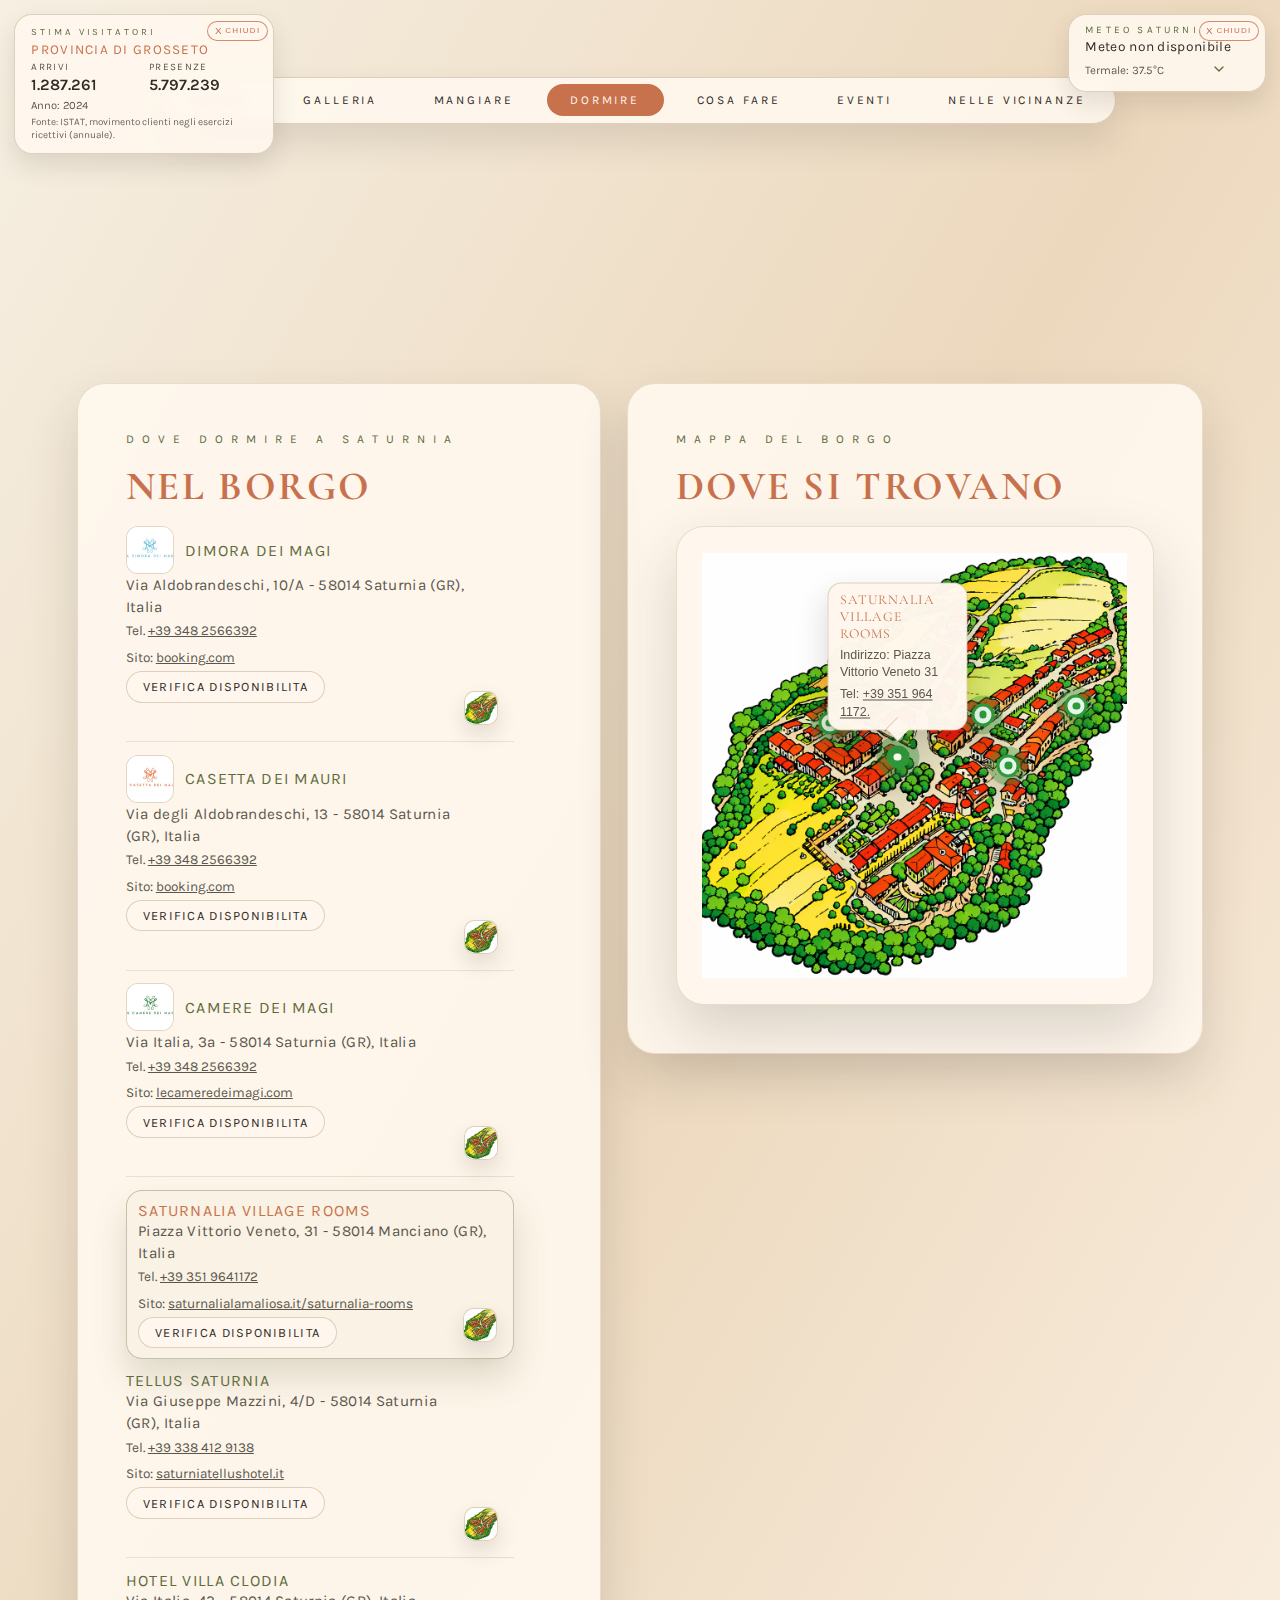
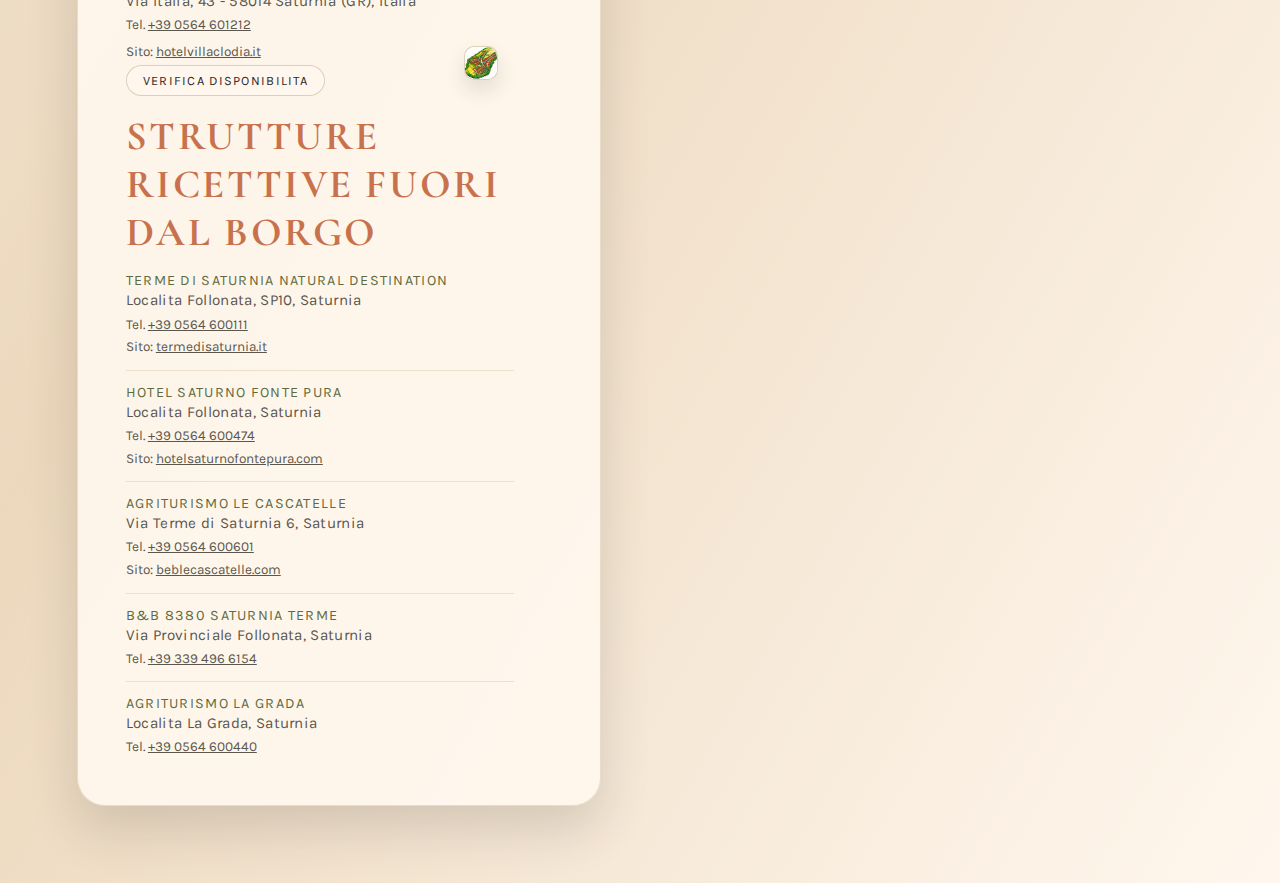
<file: dove-dormire.html>
<!DOCTYPE html>
<html lang="it">
  <head>
    <meta charset="UTF-8" />
    <meta name="viewport" content="width=device-width, initial-scale=1.0" />
    <title>Dove dormire - Borgo di Saturnia</title>
    <link rel="preconnect" href="https://fonts.googleapis.com" />
    <link rel="preconnect" href="https://fonts.gstatic.com" crossorigin />
    <link
      href="https://fonts.googleapis.com/css2?family=Cormorant+Garamond:wght@500;600;700&family=Karla:wght@300;400;500;600&display=swap"
      rel="stylesheet"
    />
    <link rel="stylesheet" href="styles.css?v=20260201" />
    <!-- Google tag (gtag.js) -->
    <script async src="https://www.googletagmanager.com/gtag/js?id=G-NJHTPDBJTJ"></script>
    <script>
      window.dataLayer = window.dataLayer || [];
      function gtag(){dataLayer.push(arguments);}
      gtag('js', new Date());
      gtag('config', 'G-NJHTPDBJTJ');
    </script>
  </head>
  <body>
    <div
      class="global-weather"
      data-thermal="37.5"
    >
      <span class="global-weather-label">Meteo Saturnia</span>
      <span class="global-weather-value" aria-live="polite">Caricamento...</span>
      <div class="global-weather-row">
        <span class="global-weather-thermal"></span>
        <button class="global-weather-toggle" type="button" aria-label="Apri meteo settimanale">
          <svg class="global-weather-chevron" viewBox="0 0 24 24" aria-hidden="true" focusable="false">
            <path d="M6 9l6 6 6-6"></path>
          </svg>
        </button>
      </div>
      <button
        class="global-weather-close"
        type="button"
        aria-label="Chiudi meteo"
      >
        X <span class="weather-close-text">Chiudi</span>
      </button>
      <div class="global-weather-weekly" id="global-weather-weekly" hidden>
        <p class="global-weather-weekly-title">Prossimi 7 giorni</p>
        <p class="global-weather-weekly-status">Caricamento...</p>
        <ul class="global-weather-weekly-list"></ul>
      </div>
    </div>
    <div class="visitor-widget" id="visitor-widget" aria-live="polite">
      <span class="visitor-eyebrow">Stima visitatori</span>
      <p class="visitor-title">Provincia di Grosseto</p>
      <div class="visitor-grid">
        <div class="visitor-stat">
          <span class="visitor-label">Arrivi</span>
          <span class="visitor-value" id="visitor-arrivi">-</span>
        </div>
        <div class="visitor-stat">
          <span class="visitor-label">Presenze</span>
          <span class="visitor-value" id="visitor-presenze">-</span>
        </div>
      </div>
      <p class="visitor-meta" id="visitor-year">Anno: -</p>
      <button class="visitor-close" type="button" aria-label="Chiudi stima visitatori">X <span class="visitor-close-text">Chiudi</span></button>
      <p class="visitor-source">
        Fonte: ISTAT, movimento clienti negli esercizi ricettivi (annuale).
      </p>
    </div>
    <main class="page">
      <nav class="site-nav" aria-label="Menu principale">
        <a class="nav-tab" href="index.html">Borgo</a>
        <a class="nav-tab" href="galleria.html">Galleria</a>
        <a class="nav-tab" href="dove-mangiare.html">
          <span class="nav-label-full">Mangiare</span>
          <span class="nav-label-short">Mangiare</span>
        </a>
        <a class="nav-tab is-active" href="dove-dormire.html" aria-current="page">
          <span class="nav-label-full">Dormire</span>
          <span class="nav-label-short">Dormire</span>
        </a>
        <details class="nav-dropdown">
          <summary class="nav-tab">
            <span class="nav-label-full">Cosa fare</span>
            <span class="nav-label-short">Cosa fare</span>
          </summary>
          <div class="nav-dropdown-menu">
            <a class="nav-dropdown-item" href="cosa-fare.html#cavallo">Cavallo</a>
            <a class="nav-dropdown-item" href="cosa-fare.html#degustazioni">
              Degustazioni
            </a>
            <a class="nav-dropdown-item" href="cosa-fare.html#golf">Golf</a>
          </div>
        </details>
        <a class="nav-tab" href="eventi.html">Eventi</a>
        <a class="nav-tab" href="nelle-vicinanze.html">
          <span class="nav-label-full">Nelle vicinanze</span>
          <span class="nav-label-short">Vicinanze</span>
        </a>
      </nav>
      <header class="hero">
        <p class="eyebrow">Borgo di Saturnia</p>
        <h1>Dove dormire</h1>
        <p class="subtitle">
          Strutture ricettive nel borgo per soggiorni autentici.
        </p>
      </header>
      <section class="stay-section food-section" id="dove-dormire">
        <div class="stay-layout food-layout">
          <div class="stay-card food-card">
            <p class="eyebrow">Dove dormire a Saturnia</p>
            <h2 class="stay-title food-title">Nel borgo</h2>
            <ul class="stay-list food-list">
              <li class="stay-item food-item">
                <div class="food-block food-block-main">
                  <div class="food-header">
                    <a
                      class="logo-link"
                      href="assets/images/logo/dimora%20dei%20magi.jpg"
                      aria-label="Apri logo Dimora dei Magi"
                    >
                      <img
                        class="food-logo stay-logo"
                        src="assets/images/logo/dimora%20dei%20magi.jpg"
                        alt="Logo Dimora dei Magi"
                        loading="lazy"
                      />
                    </a>
                    <button
                      class="stay-link food-link stay-name food-name"
                      type="button"
                      data-target="dimora-dei-magi"
                      aria-pressed="false"
                    >
                      DIMORA DEI MAGI
                    </button>
                  </div>
                  <span class="food-address stay-meta">
                    Via Aldobrandeschi, 10/A - 58014 Saturnia (GR), Italia
                  </span>
                  <span class="food-meta stay-meta">
                    Tel. <a href="tel:+393482566392">+39 348 2566392</a>
                  </span>
                </div>
                <div class="food-block food-block-extra">
                  <span class="food-meta stay-meta">
                    Sito:
                    <a
                      href="https://www.booking.com/hotel/it/la-dimora-dei-magi.it.html"
                      target="_blank"
                      rel="noopener"
                    >
                      booking.com
                    </a>
                  </span>
                  <div class="stay-actions">
                    <a
                      class="stay-booking"
                      href="https://www.booking.com/hotel/it/la-dimora-dei-magi.it.html"
                      target="_blank"
                      rel="noopener"
                    >
                      Verifica disponibilita
                    </a>
                  </div>
                </div>
              </li>
              <li class="stay-item food-item">
                <div class="food-block food-block-main">
                  <div class="food-header">
                    <a
                      class="logo-link"
                      href="assets/images/logo/casetta%20dei%20mauri.jpg"
                      aria-label="Apri logo Casetta dei Mauri"
                    >
                      <img
                        class="food-logo stay-logo"
                        src="assets/images/logo/casetta%20dei%20mauri.jpg"
                        alt="Logo Casetta dei Mauri"
                        loading="lazy"
                      />
                    </a>
                    <button
                      class="stay-link food-link stay-name food-name"
                      type="button"
                      data-target="casetta-dei-mauri"
                      aria-pressed="false"
                    >
                      CASETTA DEI MAURI
                    </button>
                  </div>
                  <span class="food-address stay-meta">
                    Via degli Aldobrandeschi, 13 - 58014 Saturnia (GR), Italia
                  </span>
                  <span class="food-meta stay-meta">
                    Tel. <a href="tel:+393482566392">+39 348 2566392</a>
                  </span>
                </div>
                <div class="food-block food-block-extra">
                  <span class="food-meta stay-meta">
                    Sito:
                    <a
                      href="https://www.booking.com/hotel/it/la-casetta-dei-mauri.it.html"
                      target="_blank"
                      rel="noopener"
                    >
                      booking.com
                    </a>
                  </span>
                  <div class="stay-actions">
                    <a
                      class="stay-booking"
                      href="https://www.booking.com/hotel/it/la-casetta-dei-mauri.it.html"
                      target="_blank"
                      rel="noopener"
                    >
                      Verifica disponibilita
                    </a>
                  </div>
                </div>
              </li>
              <li class="stay-item food-item">
                <div class="food-block food-block-main">
                  <div class="food-header">
                    <a
                      class="logo-link"
                      href="assets/images/logo/camere%20dei%20magi.jpg"
                      aria-label="Apri logo Camere dei Magi"
                    >
                      <img
                        class="food-logo stay-logo"
                        src="assets/images/logo/camere%20dei%20magi.jpg"
                        alt="Logo Camere dei Magi"
                        loading="lazy"
                      />
                    </a>
                    <button
                      class="stay-link food-link stay-name food-name"
                      type="button"
                      data-target="camere-dei-magi"
                      aria-pressed="false"
                    >
                      CAMERE DEI MAGI
                    </button>
                  </div>
                  <span class="food-address stay-meta">
                    Via Italia, 3a - 58014 Saturnia (GR), Italia
                  </span>
                  <span class="food-meta stay-meta">
                    Tel. <a href="tel:+393482566392">+39 348 2566392</a>
                  </span>
                </div>
                <div class="food-block food-block-extra">
                  <span class="food-meta stay-meta">
                    Sito:
                    <a href="https://lecameredeimagi.com/" target="_blank" rel="noopener">
                      lecameredeimagi.com
                    </a>
                  </span>
                  <div class="stay-actions">
                    <a
                      class="stay-booking"
                      href="https://www.booking.com/hotel/it/le-camere-dei-magi.it.html"
                      target="_blank"
                      rel="noopener"
                    >
                      Verifica disponibilita
                    </a>
                  </div>
                </div>
              </li>
              <li class="stay-item food-item">
                <div class="food-block food-block-main">
                  <div class="food-header">
                    <button
                      class="stay-link food-link stay-name food-name"
                      type="button"
                      data-target="saturnalia-village-rooms"
                      aria-pressed="false"
                    >
                      SATURNALIA VILLAGE ROOMS
                    </button>
                  </div>
                  <span class="food-address stay-meta">
                    Piazza Vittorio Veneto, 31 - 58014 Manciano (GR), Italia
                  </span>
                  <span class="food-meta stay-meta">
                    Tel. <a href="tel:+393519641172">+39 351 9641172</a>
                  </span>
                </div>
                <div class="food-block food-block-extra">
                  <span class="food-meta stay-meta">
                    Sito:
                    <a
                      href="https://www.saturnalialamaliosa.it/saturnalia-rooms/"
                      target="_blank"
                      rel="noopener"
                    >
                      saturnalialamaliosa.it/saturnalia-rooms
                    </a>
                  </span>
                  <div class="stay-actions">
                    <a
                      class="stay-booking"
                      href="https://www.booking.com/hotel/it/saturnalia-five-rooms.it.html"
                      target="_blank"
                      rel="noopener"
                    >
                      Verifica disponibilita
                    </a>
                  </div>
                </div>
              </li>
              <li class="stay-item food-item">
                <div class="food-block food-block-main">
                  <div class="food-header">
                    <button
                      class="stay-link food-link stay-name food-name"
                      type="button"
                      data-target="tellus-saturnia"
                      aria-pressed="false"
                    >
                      TELLUS SATURNIA
                    </button>
                  </div>
                  <span class="food-address stay-meta">
                    Via Giuseppe Mazzini, 4/D - 58014 Saturnia (GR), Italia
                  </span>
                  <span class="food-meta stay-meta">
                    Tel. <a href="tel:+393384129138">+39 338 412 9138</a>
                  </span>
                </div>
                <div class="food-block food-block-extra">
                  <span class="food-meta stay-meta">
                    Sito:
                    <a href="https://www.saturniatellushotel.it/" target="_blank" rel="noopener">
                      saturniatellushotel.it
                    </a>
                  </span>
                  <div class="stay-actions">
                    <a
                      class="stay-booking"
                      href="https://www.booking.com/hotel/it/tellus-saturnia.it.html"
                      target="_blank"
                      rel="noopener"
                    >
                      Verifica disponibilita
                    </a>
                  </div>
                </div>
              </li>
              <li class="stay-item food-item">
                <div class="food-block food-block-main">
                  <div class="food-header">
                    <button
                      class="stay-link food-link stay-name food-name"
                      type="button"
                      data-target="hotel-villa-clodia"
                      aria-pressed="false"
                    >
                      HOTEL VILLA CLODIA
                    </button>
                  </div>
                  <span class="food-address stay-meta">
                    Via Italia, 43 - 58014 Saturnia (GR), Italia
                  </span>
                  <span class="food-meta stay-meta">
                    Tel. <a href="tel:+390564601212">+39 0564 601212</a>
                  </span>
                </div>
                <div class="food-block food-block-extra">
                  <span class="food-meta stay-meta">
                    Sito:
                    <a href="https://www.hotelvillaclodia.it/" target="_blank" rel="noopener">
                      hotelvillaclodia.it
                    </a>
                  </span>
                  <div class="stay-actions">
                    <a
                      class="stay-booking"
                      href="https://www.booking.com/city/it/saturnia.it.html"
                      target="_blank"
                      rel="noopener"
                      title="Cerca Hotel Villa Clodia su Booking"
                    >
                      Verifica disponibilita
                    </a>
                  </div>
                </div>
              </li>
            </ul>
            <h2 class="stay-title food-title">Strutture ricettive fuori dal borgo</h2>
            <ul class="stay-list food-list">
              <li class="stay-item food-item">
                <div class="food-block food-block-main">
                  <div class="food-header">
                    <span class="stay-name food-name">
                      Terme di Saturnia Natural Destination
                    </span>
                  </div>
                  <span class="food-address stay-meta">
                    Localita Follonata, SP10, Saturnia
                  </span>
                  <span class="food-meta stay-meta">
                    Tel. <a href="tel:+390564600111">+39 0564 600111</a>
                  </span>
                  <span class="food-meta stay-meta">
                    Sito:
                    <a href="https://www.termedisaturnia.it/" target="_blank" rel="noopener">
                      termedisaturnia.it
                    </a>
                  </span>
                </div>
              </li>
              <li class="stay-item food-item">
                <div class="food-block food-block-main">
                  <div class="food-header">
                    <span class="stay-name food-name">Hotel Saturno Fonte Pura</span>
                  </div>
                  <span class="food-address stay-meta">
                    Localita Follonata, Saturnia
                  </span>
                  <span class="food-meta stay-meta">
                    Tel. <a href="tel:+390564600474">+39 0564 600474</a>
                  </span>
                  <span class="food-meta stay-meta">
                    Sito:
                    <a
                      href="https://www.hotelsaturnofontepura.com/"
                      target="_blank"
                      rel="noopener"
                    >
                      hotelsaturnofontepura.com
                    </a>
                  </span>
                </div>
              </li>
              <li class="stay-item food-item">
                <div class="food-block food-block-main">
                  <div class="food-header">
                    <span class="stay-name food-name">Agriturismo Le Cascatelle</span>
                  </div>
                  <span class="food-address stay-meta">
                    Via Terme di Saturnia 6, Saturnia
                  </span>
                  <span class="food-meta stay-meta">
                    Tel. <a href="tel:+390564600601">+39 0564 600601</a>
                  </span>
                  <span class="food-meta stay-meta">
                    Sito:
                    <a href="https://www.beblecascatelle.com/" target="_blank" rel="noopener">
                      beblecascatelle.com
                    </a>
                  </span>
                </div>
              </li>
              <li class="stay-item food-item">
                <div class="food-block food-block-main">
                  <div class="food-header">
                    <span class="stay-name food-name">B&amp;B 8380 Saturnia Terme</span>
                  </div>
                  <span class="food-address stay-meta">
                    Via Provinciale Follonata, Saturnia
                  </span>
                  <span class="food-meta stay-meta">
                    Tel. <a href="tel:+393394966154">+39 339 496 6154</a>
                  </span>
                </div>
              </li>
              <li class="stay-item food-item">
                <div class="food-block food-block-main">
                  <div class="food-header">
                    <span class="stay-name food-name">Agriturismo La Grada</span>
                  </div>
                  <span class="food-address stay-meta">
                    Localita La Grada, Saturnia
                  </span>
                  <span class="food-meta stay-meta">
                    Tel. <a href="tel:+390564600440">+39 0564 600440</a>
                  </span>
                </div>
              </li>
            </ul>
          </div>
          <div class="stay-map-card food-map-card">
            <p class="eyebrow">Mappa del borgo</p>
            <h2 class="stay-title food-title">Dove si trovano</h2>
            <div class="map stay-map food-map show-hotels" data-view="fumetto">
              <div class="map-frame">
                <div class="map-viewport">
                  <img
                    class="map-img"
                    data-view="fumetto"
                    src="assets/images/SATURNIA.png"
                    alt="Mappa di Saturnia"
                    loading="lazy"
                  />
                  <div
                    class="map-overlay"
                    role="group"
                    aria-label="Strutture alberghiere"
                  >
                    <button
                      class="map-pin"
                      type="button"
                      style="--x: 46%; --y: 48%;"
                      data-id="saturnalia-village-rooms"
                      data-category="hotel"
                      data-title="Saturnalia Village Rooms"
                      data-summary="Indirizzo: Piazza Vittorio Veneto 31 - Tel: +39 351 964 1172."
                      aria-label="Saturnalia Village Rooms"
                      aria-pressed="false"
                    ></button>
                    <button
                      class="map-pin"
                      type="button"
                      style="--x: 66%; --y: 38%;"
                      data-id="tellus-saturnia"
                      data-category="hotel"
                      data-title="Tellus Saturnia"
                      data-summary="Indirizzo: Via Giuseppe Mazzini 4/D - Tel: +39 338 412 9138."
                      aria-label="Tellus Saturnia"
                      aria-pressed="false"
                    ></button>
                    <button
                      class="map-pin"
                      type="button"
                      style="--x: 88%; --y: 36%;"
                      data-id="hotel-villa-clodia"
                      data-category="hotel"
                      data-title="Hotel Villa Clodia"
                      data-summary="Indirizzo: Via Italia 43 - Tel: +39 0564 601212."
                      aria-label="Hotel Villa Clodia"
                      aria-pressed="false"
                    ></button>
                    <button
                      class="map-pin"
                      type="button"
                      style="--x: 30%; --y: 40%;"
                      data-id="dimora-dei-magi"
                      data-category="hotel"
                      data-title="Dimora dei Magi"
                      data-logo="assets/images/logo/dimora%20dei%20magi.jpg"
                      data-logo-alt="Logo Dimora dei Magi"
                      data-summary="Indirizzo: Via Aldobrandeschi 10/A - Tel: +39 348 2566392."
                      aria-label="Dimora dei Magi"
                      aria-pressed="false"
                    ></button>
                    <button
                      class="map-pin"
                      type="button"
                      style="--x: 34%; --y: 38%;"
                      data-id="casetta-dei-mauri"
                      data-category="hotel"
                      data-title="Casetta dei Mauri"
                      data-logo="assets/images/logo/casetta%20dei%20mauri.jpg"
                      data-logo-alt="Logo Casetta dei Mauri"
                      data-summary="Indirizzo: Via degli Aldobrandeschi 13 - Tel: +39 348 2566392."
                      aria-label="Casetta dei Mauri"
                      aria-pressed="false"
                    ></button>
                    <button
                      class="map-pin"
                      type="button"
                      style="--x: 72%; --y: 50%;"
                      data-id="camere-dei-magi"
                      data-category="hotel"
                      data-title="Camere dei Magi"
                      data-logo="assets/images/logo/camere%20dei%20magi.jpg"
                      data-logo-alt="Logo Camere dei Magi"
                      data-summary="Indirizzo: Via Italia 3a - Tel: +39 348 2566392."
                      aria-label="Camere dei Magi"
                      aria-pressed="false"
                    ></button>
                  </div>
                </div>
              </div>
            </div>
          </div>
        </div>
      </section>
    </main>
    <script>
      const stayMap = document.querySelector(".stay-map");
      const stayPins = stayMap ? stayMap.querySelectorAll(".map-pin") : [];
      const stayLinks = document.querySelectorAll(".stay-link");
      const stayItems = document.querySelectorAll(".stay-item");
      const stayPinById = new Map(
        Array.from(stayPins, (pin) => [pin.dataset.id, pin])
      );
      const stayMapCard = document.querySelector(".stay-map-card");

      const addStayMapButtons = () => {
        stayItems.forEach((item) => {
          const link = item.querySelector(".stay-link");
          const targetId = link?.dataset.target;
          if (!targetId || !stayPinById.has(targetId)) return;
          if (item.querySelector(".food-map-jump")) return;
          const button = document.createElement("button");
          button.type = "button";
          button.className = "food-map-jump";
          button.dataset.target = targetId;
          button.setAttribute("aria-label", "Vai alla mappa");
          button.setAttribute("title", "Vai alla mappa");
          const icon = document.createElement("img");
          icon.src = "assets/images/SATURNIA.png";
          icon.alt = "Mappa fumetto di Saturnia";
          icon.loading = "lazy";
          icon.className = "food-map-icon";
          button.appendChild(icon);
          item.classList.add("has-map-jump");
          item.appendChild(button);
        });
      };

      const setStayActive = (pin) => {
        if (!pin) return;
        stayPins.forEach((item) => {
          const isActive = item === pin;
          item.classList.toggle("is-active", isActive);
          item.setAttribute("aria-pressed", String(isActive));
        });
        stayLinks.forEach((link) => {
          const isActive = link.dataset.target === pin.dataset.id;
          link.classList.toggle("is-active", isActive);
          link.setAttribute("aria-pressed", String(isActive));
        });
        stayItems.forEach((item) => {
          const link = item.querySelector(".stay-link");
          const isActive = link && link.dataset.target === pin.dataset.id;
          item.classList.toggle("is-active", isActive);
        });
      };

      const buildPinSummary = (summaryText, tooltip) => {
        if (!summaryText) return;
        const parts = summaryText
          .split(" - ")
          .map((part) => part.trim())
          .filter(Boolean);
        if (!parts.length) return;
        parts.forEach((part) => {
          const summary = document.createElement("span");
          summary.className = "pin-summary";
          if (/^tel:/i.test(part)) {
            const phoneText = part.replace(/^tel:\s*/i, "");
            const phoneHref = phoneText.replace(/[^+\d]/g, "");
            summary.textContent = "Tel: ";
            if (phoneHref) {
              const link = document.createElement("a");
              link.href = `tel:${phoneHref}`;
              link.textContent = phoneText;
              link.className = "pin-phone";
              summary.appendChild(link);
            } else {
              summary.appendChild(document.createTextNode(phoneText));
            }
          } else {
            summary.textContent = part;
          }
          tooltip.appendChild(summary);
        });
      };

      stayPins.forEach((pin) => {
        const tooltip = document.createElement("span");
        tooltip.className = "pin-tooltip";
        tooltip.setAttribute("role", "tooltip");

        const header = document.createElement("span");
        header.className = "pin-header";

        const title = document.createElement("span");
        title.className = "pin-title";
        title.textContent = pin.dataset.title || pin.getAttribute("aria-label") || "";
        const logoSrc = pin.dataset.logo;
        if (logoSrc) {
          const logo = document.createElement("img");
          logo.className = "pin-image";
          logo.src = logoSrc;
          logo.alt = pin.dataset.logoAlt || title.textContent || "Logo struttura";
          logo.loading = "lazy";
          header.appendChild(logo);
        }

        header.appendChild(title);
        tooltip.appendChild(header);

        buildPinSummary(pin.dataset.summary, tooltip);

        pin.appendChild(tooltip);
      });

      stayLinks.forEach((link) => {
        link.addEventListener("click", () => {
          const targetPin = stayPinById.get(link.dataset.target);
          if (!targetPin) return;
          setStayActive(targetPin);
          targetPin.focus({ preventScroll: true });
        });
      });

      stayItems.forEach((item) => {
        item.addEventListener("click", (event) => {
          if (event.target.closest("a, button")) return;
          const link = item.querySelector(".stay-link");
          const targetPin = link ? stayPinById.get(link.dataset.target) : null;
          if (!targetPin) return;
          setStayActive(targetPin);
        });
      });

      addStayMapButtons();

      document
        .querySelectorAll(".stay-card .food-map-jump")
        .forEach((button) => {
          button.addEventListener("click", () => {
            const targetPin = stayPinById.get(button.dataset.target);
            if (!targetPin) return;
            setStayActive(targetPin);
            if (stayMapCard) {
              const prefersReduced =
                window.matchMedia &&
                window.matchMedia("(prefers-reduced-motion: reduce)").matches;
              stayMapCard.scrollIntoView({
                behavior: prefersReduced ? "auto" : "smooth",
                block: "center",
              });
            }
            targetPin.focus({ preventScroll: true });
          });
        });

      stayPins.forEach((pin) => {
        pin.addEventListener("click", () => {
          setStayActive(pin);
        });
      });

      if (stayPins.length) {
        setStayActive(stayPins[0]);
      }
    </script>
    <script>
      const visitorArrivi = document.getElementById("visitor-arrivi");
      const visitorPresenze = document.getElementById("visitor-presenze");
      const visitorYear = document.getElementById("visitor-year");

      const formatNumber = (value) =>
        new Intl.NumberFormat("it-IT").format(Math.round(value));

      const extractLatestObservation = (payload) => {
        const dataset = payload?.data?.dataSets?.[0];
        const series = dataset?.series;
        const seriesKey = series ? Object.keys(series)[0] : null;
        const observations = seriesKey ? series[seriesKey]?.observations : null;
        const timeValues =
          payload?.data?.structure?.dimensions?.observation?.[0]?.values || [];

        if (!observations || !timeValues.length) {
          return null;
        }

        let latest = null;
        Object.keys(observations).forEach((key) => {
          const idx = Number(key);
          const value = observations[key]?.[0];
          const time = timeValues[idx]?.id;
          if (value == null || !time) {
            return;
          }
          if (!latest || time > latest.time) {
            latest = { time, value };
          }
        });

        return latest;
      };

      const loadVisitorData = async () => {
        try {
          const response = await fetch("data/istat-grosseto.json");
          if (!response.ok) {
            throw new Error("Local data not found");
          }
          const data = await response.json();
          if (!data || data.arrivi == null || data.presenze == null) {
            throw new Error("Invalid data");
          }
          visitorArrivi.textContent = formatNumber(data.arrivi);
          visitorPresenze.textContent = formatNumber(data.presenze);
          visitorYear.textContent = `Anno: ${data.anno}`;
        } catch (error) {
          if (visitorYear) {
            visitorYear.textContent = "Dati non disponibili al momento.";
          }
        }
      };

      loadVisitorData();

      const visitorWidget = document.getElementById("visitor-widget");
      const visitorClose = document.querySelector(".visitor-close");
      const visitorWidgetState = "visitor-widget-collapsed";
      if (visitorWidget && window.localStorage) {
        const isCollapsed = window.localStorage.getItem(visitorWidgetState) === "1";
        if (isCollapsed) {
          visitorWidget.classList.add("is-collapsed");
        }
      }
      if (visitorClose && visitorWidget) {
        visitorClose.addEventListener("click", (event) => {
          event.stopPropagation();
          visitorWidget.classList.toggle("is-collapsed");
          if (window.localStorage) {
            window.localStorage.setItem(visitorWidgetState, visitorWidget.classList.contains("is-collapsed") ? "1" : "0");
          }
        });
      }

      if (visitorWidget) {
        visitorWidget.addEventListener("click", () => {
          if (visitorWidget.classList.contains("is-collapsed")) {
            visitorWidget.classList.remove("is-collapsed");
            if (window.localStorage) {
              window.localStorage.setItem(visitorWidgetState, "0");
            }
          }
        });
      }
    </script>
    <script src="weather-widget.js?v=20260201"></script>
  </body>
</html>
</file>
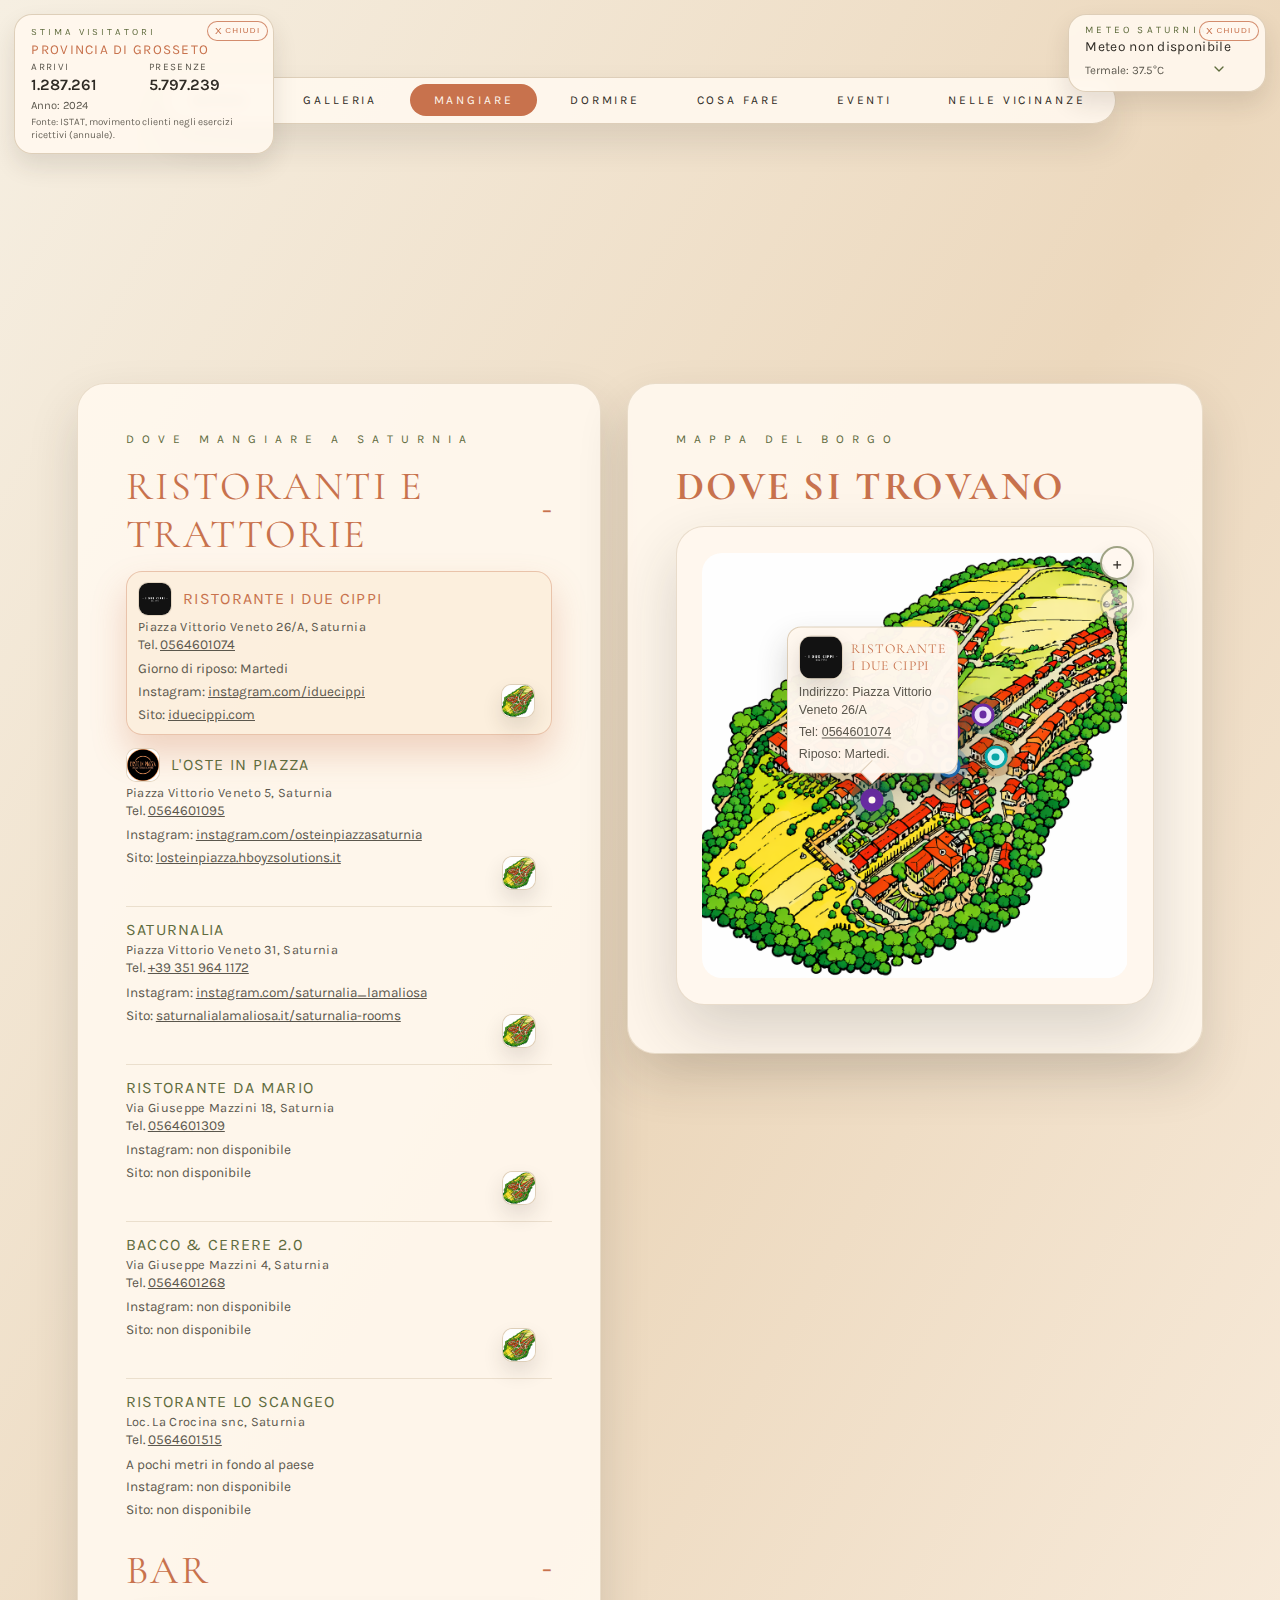
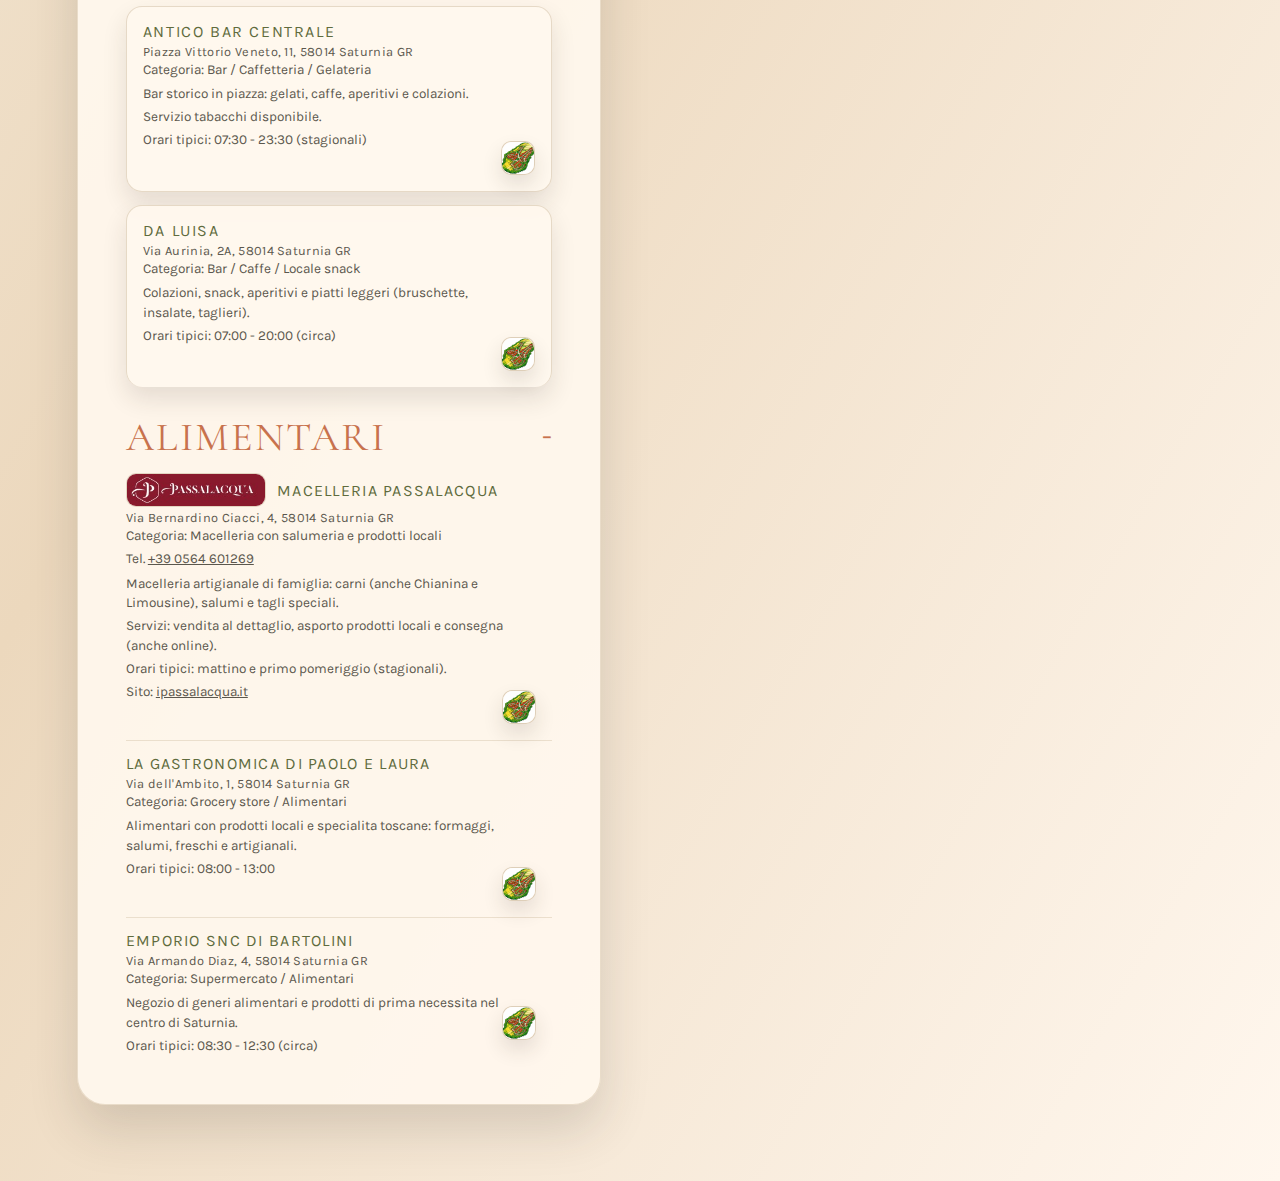
<file: dove-mangiare.html>
<!DOCTYPE html>
<html lang="it">
  <head>
    <meta charset="UTF-8" />
    <meta name="viewport" content="width=device-width, initial-scale=1.0" />
    <title>Dove mangiare - Borgo di Saturnia</title>
    <link rel="preconnect" href="https://fonts.googleapis.com" />
    <link rel="preconnect" href="https://fonts.gstatic.com" crossorigin />
    <link
      href="https://fonts.googleapis.com/css2?family=Cormorant+Garamond:wght@500;600;700&family=Karla:wght@300;400;500;600&display=swap"
      rel="stylesheet"
    />
    <link rel="stylesheet" href="styles.css?v=20260201" />
  </head>
  <body>
    <div
      class="global-weather"
      data-thermal="37.5"
    >
      <span class="global-weather-label">Meteo Saturnia</span>
      <span class="global-weather-value" aria-live="polite">Caricamento...</span>
      <div class="global-weather-row">
        <span class="global-weather-thermal"></span>
        <button class="global-weather-toggle" type="button" aria-label="Apri meteo settimanale">
          <svg class="global-weather-chevron" viewBox="0 0 24 24" aria-hidden="true" focusable="false">
            <path d="M6 9l6 6 6-6"></path>
          </svg>
        </button>
      </div>
      <button
        class="global-weather-close"
        type="button"
        aria-label="Chiudi meteo"
      >
        X <span class="weather-close-text">Chiudi</span>
      </button>
      <div class="global-weather-weekly" id="global-weather-weekly" hidden>
        <p class="global-weather-weekly-title">Prossimi 7 giorni</p>
        <p class="global-weather-weekly-status">Caricamento...</p>
        <ul class="global-weather-weekly-list"></ul>
      </div>
    </div>
    <div class="visitor-widget" id="visitor-widget" aria-live="polite">
      <span class="visitor-eyebrow">Stima visitatori</span>
      <p class="visitor-title">Provincia di Grosseto</p>
      <div class="visitor-grid">
        <div class="visitor-stat">
          <span class="visitor-label">Arrivi</span>
          <span class="visitor-value" id="visitor-arrivi">-</span>
        </div>
        <div class="visitor-stat">
          <span class="visitor-label">Presenze</span>
          <span class="visitor-value" id="visitor-presenze">-</span>
        </div>
      </div>
      <p class="visitor-meta" id="visitor-year">Anno: -</p>
      <button class="visitor-close" type="button" aria-label="Chiudi stima visitatori">X <span class="visitor-close-text">Chiudi</span></button>
      <p class="visitor-source">
        Fonte: ISTAT, movimento clienti negli esercizi ricettivi (annuale).
      </p>
    </div>
    <main class="page">
      <nav class="site-nav" aria-label="Menu principale">
        <a class="nav-tab" href="index.html">Borgo</a>
        <a class="nav-tab" href="galleria.html">Galleria</a>
        <a class="nav-tab is-active" href="dove-mangiare.html" aria-current="page">
          <span class="nav-label-full">Mangiare</span>
          <span class="nav-label-short">Mangiare</span>
        </a>
        <a class="nav-tab" href="dove-dormire.html">
          <span class="nav-label-full">Dormire</span>
          <span class="nav-label-short">Dormire</span>
        </a>
        <details class="nav-dropdown">
          <summary class="nav-tab">
            <span class="nav-label-full">Cosa fare</span>
            <span class="nav-label-short">Cosa fare</span>
          </summary>
          <div class="nav-dropdown-menu">
            <a class="nav-dropdown-item" href="cosa-fare.html#cavallo">Cavallo</a>
            <a class="nav-dropdown-item" href="cosa-fare.html#degustazioni">
              Degustazioni
            </a>
            <a class="nav-dropdown-item" href="cosa-fare.html#golf">Golf</a>
          </div>
        </details>
        <a class="nav-tab" href="eventi.html">Eventi</a>
        <a class="nav-tab" href="nelle-vicinanze.html">
          <span class="nav-label-full">Nelle vicinanze</span>
          <span class="nav-label-short">Vicinanze</span>
        </a>
      </nav>
      <header class="hero">
        <p class="eyebrow">Borgo di Saturnia</p>
        <h1>Dove mangiare</h1>
        <p class="subtitle">
          Indirizzi utili per assaporare la cucina del borgo.
        </p>
      </header>
      <section class="food-section" id="dove-mangiare">
        <div class="food-layout">
          <div class="food-card">
            <p class="eyebrow">Dove mangiare a Saturnia</p>
            <details class="food-group">
              <summary class="food-group-title">
                <span class="food-title">Ristoranti e trattorie</span>
              </summary>
              <div class="food-group-body">
                <ul class="food-list">
            <li class="food-item">
              <div class="food-block food-block-main">
                <div class="food-header">
                  <a
                    class="logo-link"
                    href="assets/images/logo/iduecippi.png"
                    aria-label="Apri logo Ristorante I Due Cippi"
                  >
                    <img
                      class="food-logo"
                      src="assets/images/logo/iduecippi.png"
                      alt="Logo Ristorante I Due Cippi"
                      loading="lazy"
                    />
                  </a>
                  <button
                    class="food-link food-name"
                    type="button"
                    data-target="ristorante-i-due-cippi"
                    aria-pressed="false"
                  >
                    RISTORANTE I DUE CIPPI
                  </button>
                </div>
                <span class="food-address">Piazza Vittorio Veneto 26/A, Saturnia</span>
                <span class="food-meta">
                  Tel. <a href="tel:+390564601074">0564601074</a>
                </span>
              </div>
              <div class="food-block food-block-extra">
                <span class="food-meta">Giorno di riposo: Martedi</span>
                <span class="food-meta">
                  Instagram:
                  <a
                    href="https://www.instagram.com/iduecippi/"
                    target="_blank"
                    rel="noopener"
                  >
                    instagram.com/iduecippi
                  </a>
                </span>
                <span class="food-meta">
                  Sito:
                  <a href="https://www.iduecippi.com/" target="_blank" rel="noopener">
                    iduecippi.com
                  </a>
                </span>
              </div>
            </li>
            <li class="food-item">
              <div class="food-block food-block-main">
                <div class="food-header">
                  <a
                    class="logo-link"
                    href="assets/images/logo/oste%20in%20piazza.jpg"
                    aria-label="Apri logo L'Oste in Piazza"
                  >
                    <img
                      class="food-logo"
                      src="assets/images/logo/oste%20in%20piazza.jpg"
                      alt="Logo L'Oste in Piazza"
                      loading="lazy"
                    />
                  </a>
                  <button
                    class="food-link food-name"
                    type="button"
                    data-target="oste-in-piazza"
                    aria-pressed="false"
                  >
                    L'OSTE IN PIAZZA
                  </button>
                </div>
                <span class="food-address">Piazza Vittorio Veneto 5, Saturnia</span>
                <span class="food-meta">
                  Tel. <a href="tel:+390564601095">0564601095</a>
                </span>
              </div>
              <div class="food-block food-block-extra">
                <span class="food-meta">
                  Instagram:
                  <a
                    href="https://www.instagram.com/osteinpiazzasaturnia/"
                    target="_blank"
                    rel="noopener"
                  >
                    instagram.com/osteinpiazzasaturnia
                  </a>
                </span>
                <span class="food-meta">
                  Sito:
                  <a
                    href="https://losteinpiazza.hboyzsolutions.it/"
                    target="_blank"
                    rel="noopener"
                  >
                    losteinpiazza.hboyzsolutions.it
                  </a>
                </span>
              </div>
            </li>
            <li class="food-item">
              <div class="food-block food-block-main">
                <div class="food-header">
                  <button
                    class="food-link food-name"
                    type="button"
                    data-target="saturnalia-rooms"
                    aria-pressed="false"
                  >
                    SATURNALIA
                  </button>
                </div>
                <span class="food-address">Piazza Vittorio Veneto 31, Saturnia</span>
                <span class="food-meta">
                  Tel. <a href="tel:+393519641172">+39 351 964 1172</a>
                </span>
              </div>
              <div class="food-block food-block-extra">
                <span class="food-meta">
                  Instagram:
                  <a
                    href="https://www.instagram.com/saturnalia_lamaliosa/"
                    target="_blank"
                    rel="noopener"
                  >
                    instagram.com/saturnalia_lamaliosa
                  </a>
                </span>
                <span class="food-meta">
                  Sito:
                  <a
                    href="https://www.saturnalialamaliosa.it/saturnalia-rooms/"
                    target="_blank"
                    rel="noopener"
                  >
                    saturnalialamaliosa.it/saturnalia-rooms
                  </a>
                </span>
              </div>
            </li>
            <li class="food-item">
              <div class="food-block food-block-main">
                <div class="food-header">
                  <button
                    class="food-link food-name"
                    type="button"
                    data-target="ristorante-da-mario"
                    aria-pressed="false"
                  >
                    RISTORANTE DA MARIO
                  </button>
                </div>
                <span class="food-address">Via Giuseppe Mazzini 18, Saturnia</span>
                <span class="food-meta">
                  Tel. <a href="tel:+390564601309">0564601309</a>
                </span>
              </div>
              <div class="food-block food-block-extra">
                <span class="food-meta">Instagram: non disponibile</span>
                <span class="food-meta">Sito: non disponibile</span>
              </div>
              </li>
              <li class="food-item">
                <div class="food-block food-block-main">
                  <div class="food-header">
                    <button
                      class="food-link food-name"
                      type="button"
                      data-target="bacco-cerere-2-0"
                      aria-pressed="false"
                    >
                      BACCO &amp; CERERE 2.0
                    </button>
                  </div>
                  <span class="food-address">Via Giuseppe Mazzini 4, Saturnia</span>
                  <span class="food-meta">
                    Tel. <a href="tel:+390564601268">0564601268</a>
                  </span>
                </div>
                <div class="food-block food-block-extra">
                  <span class="food-meta">Instagram: non disponibile</span>
                  <span class="food-meta">Sito: non disponibile</span>
                </div>
              </li>
              <li class="food-item">
                <div class="food-block food-block-main">
                  <div class="food-header">
                    <button
                      class="food-link food-name"
                      type="button"
                      data-target="ristorante-lo-scangeo"
                      aria-pressed="false"
                    >
                      RISTORANTE LO SCANGEO
                    </button>
                  </div>
                  <span class="food-address">Loc. La Crocina snc, Saturnia</span>
                  <span class="food-meta">
                    Tel. <a href="tel:+390564601515">0564601515</a>
                  </span>
                </div>
                <div class="food-block food-block-extra">
                  <span class="food-meta">A pochi metri in fondo al paese</span>
                  <span class="food-meta">Instagram: non disponibile</span>
                  <span class="food-meta">Sito: non disponibile</span>
                </div>
              </li>
                </ul>
              </div>
            </details>
            <details class="food-group">
              <summary class="food-group-title">
                <span class="food-title">Bar</span>
              </summary>
              <div class="food-group-body">
                <ul class="food-list">
              <li class="food-item is-bar">
                <div class="food-block food-block-main">
                  <div class="food-header">
                    <button
                      class="food-link food-name"
                      type="button"
                      data-target="bar-centrale"
                      aria-pressed="false"
                    >
                      ANTICO BAR CENTRALE
                    </button>
                  </div>
                  <span class="food-address">Piazza Vittorio Veneto, 11, 58014 Saturnia GR</span>
                  <span class="food-meta">Categoria: Bar / Caffetteria / Gelateria</span>
                </div>
                <div class="food-block food-block-extra">
                  <span class="food-meta">
                    Bar storico in piazza: gelati, caffe, aperitivi e colazioni.
                  </span>
                  <span class="food-meta">Servizio tabacchi disponibile.</span>
                  <span class="food-meta">Orari tipici: 07:30 - 23:30 (stagionali)</span>
                </div>
              </li>
              <li class="food-item is-bar">
                <div class="food-block food-block-main">
                  <div class="food-header">
                    <button
                      class="food-link food-name"
                      type="button"
                      data-target="bar-di-luisa"
                      aria-pressed="false"
                    >
                      DA LUISA
                    </button>
                  </div>
                  <span class="food-address">Via Aurinia, 2A, 58014 Saturnia GR</span>
                  <span class="food-meta">Categoria: Bar / Caffe / Locale snack</span>
                </div>
                <div class="food-block food-block-extra">
                  <span class="food-meta">
                    Colazioni, snack, aperitivi e piatti leggeri (bruschette,
                    insalate, taglieri).
                  </span>
                  <span class="food-meta">Orari tipici: 07:00 - 20:00 (circa)</span>
                </div>
              </li>
                </ul>
              </div>
            </details>
            <details class="food-group">
              <summary class="food-group-title">
                <span class="food-title">Alimentari</span>
              </summary>
              <div class="food-group-body">
                <ul class="food-list">
              <li class="food-item">
                <div class="food-block food-block-main">
                  <div class="food-header">
                    <a
                      class="logo-link"
                      href="assets/images/logo/passalacqua.jpg"
                      aria-label="Apri logo Macelleria Passalacqua"
                    >
                      <img
                        class="food-logo is-wide"
                        src="assets/images/logo/passalacqua.jpg"
                        alt="Logo Macelleria Passalacqua"
                        loading="lazy"
                      />
                    </a>
                  <button
                    class="food-link food-name"
                    type="button"
                    data-target="macelleria-passalacqua"
                    aria-pressed="false"
                  >
                    MACELLERIA PASSALACQUA
                  </button>
                  </div>
                  <span class="food-address">Via Bernardino Ciacci, 4, 58014 Saturnia GR</span>
                  <span class="food-meta">
                    Categoria: Macelleria con salumeria e prodotti locali
                  </span>
                  <span class="food-meta">
                    Tel. <a href="tel:+390564601269">+39 0564 601269</a>
                  </span>
                </div>
                <div class="food-block food-block-extra">
                  <span class="food-meta">
                    Macelleria artigianale di famiglia: carni (anche Chianina e
                    Limousine), salumi e tagli speciali.
                  </span>
                  <span class="food-meta">
                    Servizi: vendita al dettaglio, asporto prodotti locali e
                    consegna (anche online).
                  </span>
                  <span class="food-meta">
                    Orari tipici: mattino e primo pomeriggio (stagionali).
                  </span>
                  <span class="food-meta">
                    Sito:
                    <a href="http://www.ipassalacqua.it/" target="_blank" rel="noopener">
                      ipassalacqua.it
                    </a>
                  </span>
                </div>
              </li>
              <li class="food-item">
                <div class="food-block food-block-main">
                  <div class="food-header">
                    <button
                      class="food-link food-name"
                      type="button"
                      data-target="alimentari-1"
                      aria-pressed="false"
                    >
                      LA GASTRONOMICA DI PAOLO E LAURA
                    </button>
                  </div>
                  <span class="food-address">Via dell'Ambito, 1, 58014 Saturnia GR</span>
                  <span class="food-meta">Categoria: Grocery store / Alimentari</span>
                </div>
                <div class="food-block food-block-extra">
                  <span class="food-meta">
                    Alimentari con prodotti locali e specialita toscane:
                    formaggi, salumi, freschi e artigianali.
                  </span>
                  <span class="food-meta">Orari tipici: 08:00 - 13:00</span>
                </div>
              </li>
              <li class="food-item">
                <div class="food-block food-block-main">
                  <div class="food-header">
                    <button
                      class="food-link food-name"
                      type="button"
                      data-target="alimentari-2"
                      aria-pressed="false"
                    >
                      EMPORIO SNC DI BARTOLINI
                    </button>
                  </div>
                  <span class="food-address">Via Armando Diaz, 4, 58014 Saturnia GR</span>
                  <span class="food-meta">Categoria: Supermercato / Alimentari</span>
                </div>
                <div class="food-block food-block-extra">
                  <span class="food-meta">
                    Negozio di generi alimentari e prodotti di prima necessita
                    nel centro di Saturnia.
                  </span>
                  <span class="food-meta">Orari tipici: 08:30 - 12:30 (circa)</span>
                </div>
              </li>
                </ul>
              </div>
            </details>
          </div>
          <div class="food-map-card">
            <p class="eyebrow">Mappa del borgo</p>
            <h2 class="food-title">Dove si trovano</h2>
            <div class="map food-map show-ristoranti show-bars show-alimentari" data-view="fumetto">
              <div class="map-frame">
                <div class="map-zoom-controls" role="group" aria-label="Zoom mappa">
                  <button class="zoom-button" type="button" data-zoom="in">
                    +
                  </button>
                  <button class="zoom-button" type="button" data-zoom="out">
                    -
                  </button>
                </div>
                <div class="map-zoom">
                <div class="map-viewport">
                  <img
                    class="map-img"
                    data-view="fumetto"
                    src="assets/images/SATURNIA.png"
                    alt="Mappa di Saturnia"
                    loading="lazy"
                  />
                  <div
                    class="map-overlay"
                    role="group"
                    aria-label="Ristoranti e bar"
                  >
                    <button
                      class="map-pin"
                      type="button"
                      style="--x: 40%; --y: 58%;"
                      data-id="ristorante-i-due-cippi"
                      data-category="ristoranti"
                      data-title="Ristorante I Due Cippi"
                      data-summary="Indirizzo: Piazza Vittorio Veneto 26/A - Tel: 0564601074 - Riposo: Martedi."
                      data-logo="assets/images/logo/iduecippi.png"
                      data-logo-alt="Logo Ristorante I Due Cippi"
                      aria-label="Ristorante I Due Cippi"
                      aria-pressed="false"
                    ></button>
                    <button
                      class="map-pin"
                      type="button"
                      style="--x: 56%; --y: 46%;"
                      data-id="oste-in-piazza"
                      data-category="ristoranti"
                      data-title="L'Oste in Piazza"
                      data-summary="Indirizzo: Piazza Vittorio Veneto 5 - Tel: 0564601095."
                      data-logo="assets/images/logo/oste%20in%20piazza.jpg"
                      data-logo-alt="Logo L'Oste in Piazza"
                      aria-label="L'Oste in Piazza"
                      aria-pressed="false"
                    ></button>
                    <button
                      class="map-pin"
                      type="button"
                      style="--x: 66%; --y: 38%;"
                      data-id="ristorante-da-mario"
                      data-category="ristoranti"
                      data-title="Ristorante Da Mario"
                      data-summary="Indirizzo: Via Giuseppe Mazzini 18 - Tel: 0564601309."
                      aria-label="Ristorante Da Mario"
                      aria-pressed="false"
                    ></button>
                    <button
                      class="map-pin"
                      type="button"
                      style="--x: 58%; --y: 42%;"
                      data-id="bacco-cerere-2-0"
                      data-category="ristoranti"
                      data-title="Bacco &amp; Cerere 2.0"
                      data-summary="Indirizzo: Via Giuseppe Mazzini 4 - Tel: 0564601268."
                      aria-label="Bacco &amp; Cerere 2.0"
                      aria-pressed="false"
                    ></button>
                    <button
                      class="map-pin"
                      type="button"
                      style="--x: 50%; --y: 48%;"
                      data-id="saturnalia-rooms"
                      data-category="ristoranti"
                      data-title="Saturnalia"
                      data-summary="Indirizzo: Piazza Vittorio Veneto 31 - Tel: 351 964 1172."
                      aria-label="Saturnalia"
                      aria-pressed="false"
                    ></button>
                    <button
                      class="map-pin"
                      type="button"
                      style="--x: 58%; --y: 50%;"
                      data-id="bar-centrale"
                      data-category="bar"
                      data-title="Antico Bar Centrale"
                      data-summary="Indirizzo: Piazza Vittorio Veneto 11 - Gelati, caffe e colazioni."
                      aria-label="Antico Bar Centrale"
                      aria-pressed="false"
                    ></button>
                    <button
                      class="map-pin"
                      type="button"
                      style="--x: 56%; --y: 36%;"
                      data-id="bar-di-luisa"
                      data-category="bar"
                      data-title="Da Luisa"
                      data-summary="Indirizzo: Via Aurinia 2A - Colazioni, snack e aperitivi."
                      aria-label="Da Luisa"
                      aria-pressed="false"
                    ></button>
                    <button
                      class="map-pin"
                      type="button"
                      style="--x: 27%; --y: 49%;"
                      data-id="macelleria-passalacqua"
                      data-category="alimentari"
                      data-title="Macelleria Passalacqua"
                      data-summary="Indirizzo: Via Bernardino Ciacci 4 - Macelleria artigianale e prodotti locali."
                      aria-label="Macelleria Passalacqua"
                      aria-pressed="false"
                    ></button>
                    <button
                      class="map-pin"
                      type="button"
                      style="--x: 40%; --y: 44%;"
                      data-id="alimentari-1"
                      data-category="alimentari"
                      data-title="La Gastronomica di Paolo e Laura"
                      data-summary="Indirizzo: Via dell'Ambito 1 - Prodotti locali e specialita toscane."
                      aria-label="La Gastronomica di Paolo e Laura"
                      aria-pressed="false"
                    ></button>
                    <button
                      class="map-pin"
                      type="button"
                      style="--x: 69%; --y: 48%;"
                      data-id="alimentari-2"
                      data-category="alimentari"
                      data-title="Emporio Snc Di Bartolini"
                      data-summary="Indirizzo: Via Armando Diaz 4 - Alimentari in centro."
                      aria-label="Emporio Snc Di Bartolini"
                      aria-pressed="false"
                    ></button>
                  </div>
                </div>
                </div>
              </div>
            </div>
          </div>
        </div>
      </section>
    </main>
    <script>
      const foodGroups = document.querySelectorAll(".food-group");
      let foodGroupsTouched = false;
      const foodMediaQuery = window.matchMedia("(max-width: 900px)");

      const setFoodGroupsOpen = (isOpen) => {
        foodGroups.forEach((group) => {
          group.open = isOpen;
        });
      };

      const initFoodGroups = () => {
        setFoodGroupsOpen(!foodMediaQuery.matches);
      };

      foodGroups.forEach((group) => {
        group.addEventListener("toggle", () => {
          foodGroupsTouched = true;
        });
      });

      initFoodGroups();

      foodMediaQuery.addEventListener("change", (event) => {
        if (event.matches) {
          if (!foodGroupsTouched) {
            setFoodGroupsOpen(false);
          }
        } else {
          setFoodGroupsOpen(true);
        }
      });

      const foodMap = document.querySelector(".food-map");
      const foodPins = foodMap ? foodMap.querySelectorAll(".map-pin") : [];
      const foodMapViewport = foodMap ? foodMap.querySelector(".map-viewport") : null;
      const foodMapZoom = foodMap ? foodMap.querySelector(".map-zoom") : null;
      const zoomInButton = foodMap
        ? foodMap.querySelector('.zoom-button[data-zoom="in"]')
        : null;
      const zoomOutButton = foodMap
        ? foodMap.querySelector('.zoom-button[data-zoom="out"]')
        : null;
      const foodLinks = document.querySelectorAll(".food-link");
      const foodItems = document.querySelectorAll(".food-item");
      const foodPinById = new Map(
        Array.from(foodPins, (pin) => [pin.dataset.id, pin])
      );
      const foodMapCard = document.querySelector(".food-map-card");
      const foodStorageKey = "saturnia-food-pins";
      let foodZoomLevel = 1;
      let foodPanX = 0;
      let foodPanY = 0;
      let isPanning = false;
      let panStartX = 0;
      let panStartY = 0;
      let panOriginX = 0;
      let panOriginY = 0;

      const getStoredFoodPositions = () => {
        try {
          return JSON.parse(localStorage.getItem(foodStorageKey) || "{}");
        } catch (error) {
          console.warn("Impossibile leggere le posizioni dei locali.", error);
          return {};
        }
      };

      const setFoodPinPosition = (pin, x, y) => {
        pin.style.setProperty("--x", `${x}%`);
        pin.style.setProperty("--y", `${y}%`);
      };

      const loadFoodPositions = () => {
        if (!foodPins.length) return;
        const saved = getStoredFoodPositions();
        foodPins.forEach((pin) => {
          const position = saved[pin.dataset.id];
          if (!position) return;
          setFoodPinPosition(pin, position.x, position.y);
        });
      };

      const setFoodActive = (pin, forceOpen = false) => {
        if (!pin) return;
        const isSame = pin.classList.contains("is-active");
        const shouldActivate = forceOpen ? true : !isSame;
        foodPins.forEach((item) => {
          const isActive = shouldActivate && item === pin;
          item.classList.toggle("is-active", isActive);
          item.setAttribute("aria-pressed", String(isActive));
        });
        foodLinks.forEach((link) => {
          const isActive = shouldActivate && link.dataset.target === pin.dataset.id;
          link.classList.toggle("is-active", isActive);
          link.setAttribute("aria-pressed", String(isActive));
        });
        foodItems.forEach((item) => {
          const link = item.querySelector(".food-link");
          const isActive =
            shouldActivate && link && link.dataset.target === pin.dataset.id;
          item.classList.toggle("is-active", isActive);
        });
      };

      const addFoodMapButtons = () => {
        foodItems.forEach((item) => {
          const link = item.querySelector(".food-link");
          const targetId = link?.dataset.target;
          if (!targetId || !foodPinById.has(targetId)) return;
          if (item.querySelector(".food-map-jump")) return;
          const button = document.createElement("button");
          button.type = "button";
          button.className = "food-map-jump";
          button.dataset.target = targetId;
          button.setAttribute("aria-label", "Vai alla mappa");
          button.setAttribute("title", "Vai alla mappa");
          const icon = document.createElement("img");
          icon.src = "assets/images/SATURNIA.png";
          icon.alt = "Mappa fumetto di Saturnia";
          icon.loading = "lazy";
          icon.className = "food-map-icon";
          button.appendChild(icon);
          item.classList.add("has-map-jump");
          item.appendChild(button);
        });
      };

      const clampFoodPan = () => {
        if (!foodMapZoom || !foodMapViewport) return;
        const containerRect = foodMapZoom.getBoundingClientRect();
        const viewportRect = foodMapViewport.getBoundingClientRect();
        const baseWidth = viewportRect.width / foodZoomLevel;
        const baseHeight = viewportRect.height / foodZoomLevel;
        const scaledWidth = baseWidth * foodZoomLevel;
        const scaledHeight = baseHeight * foodZoomLevel;
        const maxX = Math.max(0, (scaledWidth - containerRect.width) / 2);
        const maxY = Math.max(0, (scaledHeight - containerRect.height) / 2);
        foodPanX = Math.min(maxX, Math.max(-maxX, foodPanX));
        foodPanY = Math.min(maxY, Math.max(-maxY, foodPanY));
      };

      const applyFoodZoom = () => {
        if (!foodMapViewport) return;
        clampFoodPan();
        foodMapViewport.style.transform = `translate(${foodPanX}px, ${foodPanY}px) scale(${foodZoomLevel})`;
        if (foodMapZoom) {
          foodMapZoom.classList.toggle("is-pannable", foodZoomLevel > 1);
        }
        if (zoomInButton) {
          zoomInButton.disabled = foodZoomLevel >= 1.6;
        }
        if (zoomOutButton) {
          zoomOutButton.disabled = foodZoomLevel <= 1;
        }
      };

      const updateFoodZoom = (delta) => {
        const next = Math.min(1.6, Math.max(1, foodZoomLevel + delta));
        foodZoomLevel = Number.parseFloat(next.toFixed(2));
        if (foodZoomLevel === 1) {
          foodPanX = 0;
          foodPanY = 0;
        }
        applyFoodZoom();
      };

      const buildPinSummary = (summaryText, tooltip) => {
        if (!summaryText) return;
        const parts = summaryText
          .split(" - ")
          .map((part) => part.trim())
          .filter(Boolean);
        if (!parts.length) return;
        parts.forEach((part) => {
          const summary = document.createElement("span");
          summary.className = "pin-summary";
          if (/^tel:/i.test(part)) {
            const phoneText = part.replace(/^tel:\s*/i, "");
            const phoneHref = phoneText.replace(/[^+\d]/g, "");
            summary.textContent = "Tel: ";
            if (phoneHref) {
              const link = document.createElement("a");
              link.href = `tel:${phoneHref}`;
              link.textContent = phoneText;
              link.className = "pin-phone";
              summary.appendChild(link);
            } else {
              summary.appendChild(document.createTextNode(phoneText));
            }
          } else {
            summary.textContent = part;
          }
          tooltip.appendChild(summary);
        });
      };

      foodPins.forEach((pin) => {
        const tooltip = document.createElement("span");
        tooltip.className = "pin-tooltip";
        tooltip.setAttribute("role", "tooltip");

        const header = document.createElement("span");
        header.className = "pin-header";

        const title = document.createElement("span");
        title.className = "pin-title";
        title.textContent = pin.dataset.title || pin.getAttribute("aria-label") || "";
        const logoSrc = pin.dataset.logo;
        if (logoSrc) {
          const logo = document.createElement("img");
          logo.className = "pin-image";
          logo.src = logoSrc;
          logo.alt = pin.dataset.logoAlt || title.textContent || "Logo locale";
          logo.loading = "lazy";
          header.appendChild(logo);
        }

        header.appendChild(title);
        tooltip.appendChild(header);

        buildPinSummary(pin.dataset.summary, tooltip);

        pin.appendChild(tooltip);
      });

      foodLinks.forEach((link) => {
        link.addEventListener("click", () => {
          const targetPin = foodPinById.get(link.dataset.target);
          if (!targetPin) return;
          setFoodActive(targetPin, true);
          targetPin.focus({ preventScroll: true });
        });
      });

      foodItems.forEach((item) => {
        item.addEventListener("click", (event) => {
          if (event.target.closest("a, button")) return;
          const link = item.querySelector(".food-link");
          const targetPin = link ? foodPinById.get(link.dataset.target) : null;
          if (!targetPin) return;
          setFoodActive(targetPin, true);
        });
      });

      addFoodMapButtons();

      document.querySelectorAll(".food-map-jump").forEach((button) => {
        button.addEventListener("click", () => {
          const targetPin = foodPinById.get(button.dataset.target);
          if (!targetPin) return;
          setFoodActive(targetPin, true);
          if (foodMapCard) {
            const prefersReduced =
              window.matchMedia &&
              window.matchMedia("(prefers-reduced-motion: reduce)").matches;
            foodMapCard.scrollIntoView({
              behavior: prefersReduced ? "auto" : "smooth",
              block: "center",
            });
          }
          targetPin.focus({ preventScroll: true });
        });
      });

      foodPins.forEach((pin) => {
        pin.addEventListener("click", () => {
          setFoodActive(pin);
        });
      });

      if (zoomInButton) {
        zoomInButton.addEventListener("click", () => updateFoodZoom(0.1));
      }

      if (zoomOutButton) {
        zoomOutButton.addEventListener("click", () => updateFoodZoom(-0.1));
      }

      if (foodMapZoom) {
        foodMapZoom.addEventListener("pointerdown", (event) => {
          if (foodZoomLevel <= 1) return;
          if (event.pointerType === "mouse" && event.button !== 0) return;
          if (event.target.closest(".map-pin")) return;
          if (event.target.closest(".zoom-button")) return;
          isPanning = true;
          panStartX = event.clientX;
          panStartY = event.clientY;
          panOriginX = foodPanX;
          panOriginY = foodPanY;
          foodMapZoom.classList.add("is-panning");
          foodMapZoom.setPointerCapture(event.pointerId);
        });

        foodMapZoom.addEventListener("pointermove", (event) => {
          if (!isPanning) return;
          const deltaX = event.clientX - panStartX;
          const deltaY = event.clientY - panStartY;
          foodPanX = panOriginX + deltaX;
          foodPanY = panOriginY + deltaY;
          applyFoodZoom();
        });

        const endPan = (event) => {
          if (!isPanning) return;
          isPanning = false;
          foodMapZoom.classList.remove("is-panning");
          if (foodMapZoom.hasPointerCapture(event.pointerId)) {
            foodMapZoom.releasePointerCapture(event.pointerId);
          }
        };

        foodMapZoom.addEventListener("pointerup", endPan);
        foodMapZoom.addEventListener("pointercancel", endPan);
      }

      loadFoodPositions();
      applyFoodZoom();

      if (foodPins.length) {
        setFoodActive(foodPins[0], true);
      }
    </script>
    <script>
      const visitorArrivi = document.getElementById("visitor-arrivi");
      const visitorPresenze = document.getElementById("visitor-presenze");
      const visitorYear = document.getElementById("visitor-year");

      const formatNumber = (value) =>
        new Intl.NumberFormat("it-IT").format(Math.round(value));

      const extractLatestObservation = (payload) => {
        const dataset = payload?.data?.dataSets?.[0];
        const series = dataset?.series;
        const seriesKey = series ? Object.keys(series)[0] : null;
        const observations = seriesKey ? series[seriesKey]?.observations : null;
        const timeValues =
          payload?.data?.structure?.dimensions?.observation?.[0]?.values || [];

        if (!observations || !timeValues.length) {
          return null;
        }

        let latest = null;
        Object.keys(observations).forEach((key) => {
          const idx = Number(key);
          const value = observations[key]?.[0];
          const time = timeValues[idx]?.id;
          if (value == null || !time) {
            return;
          }
          if (!latest || time > latest.time) {
            latest = { time, value };
          }
        });

        return latest;
      };

      const loadVisitorData = async () => {
        try {
          const response = await fetch("data/istat-grosseto.json");
          if (!response.ok) {
            throw new Error("Local data not found");
          }
          const data = await response.json();
          if (!data || data.arrivi == null || data.presenze == null) {
            throw new Error("Invalid data");
          }
          visitorArrivi.textContent = formatNumber(data.arrivi);
          visitorPresenze.textContent = formatNumber(data.presenze);
          visitorYear.textContent = `Anno: ${data.anno}`;
        } catch (error) {
          if (visitorYear) {
            visitorYear.textContent = "Dati non disponibili al momento.";
          }
        }
      };

      loadVisitorData();

      const visitorWidget = document.getElementById("visitor-widget");
      const visitorClose = document.querySelector(".visitor-close");
      const visitorWidgetState = "visitor-widget-collapsed";
      if (visitorWidget && window.localStorage) {
        const isCollapsed = window.localStorage.getItem(visitorWidgetState) === "1";
        if (isCollapsed) {
          visitorWidget.classList.add("is-collapsed");
        }
      }
      if (visitorClose && visitorWidget) {
        visitorClose.addEventListener("click", (event) => {
          event.stopPropagation();
          visitorWidget.classList.toggle("is-collapsed");
          if (window.localStorage) {
            window.localStorage.setItem(visitorWidgetState, visitorWidget.classList.contains("is-collapsed") ? "1" : "0");
          }
        });
      }

      if (visitorWidget) {
        visitorWidget.addEventListener("click", () => {
          if (visitorWidget.classList.contains("is-collapsed")) {
            visitorWidget.classList.remove("is-collapsed");
            if (window.localStorage) {
              window.localStorage.setItem(visitorWidgetState, "0");
            }
          }
        });
      }
    </script>
    <script src="weather-widget.js?v=20260201"></script>
  </body>
</html>
</file>
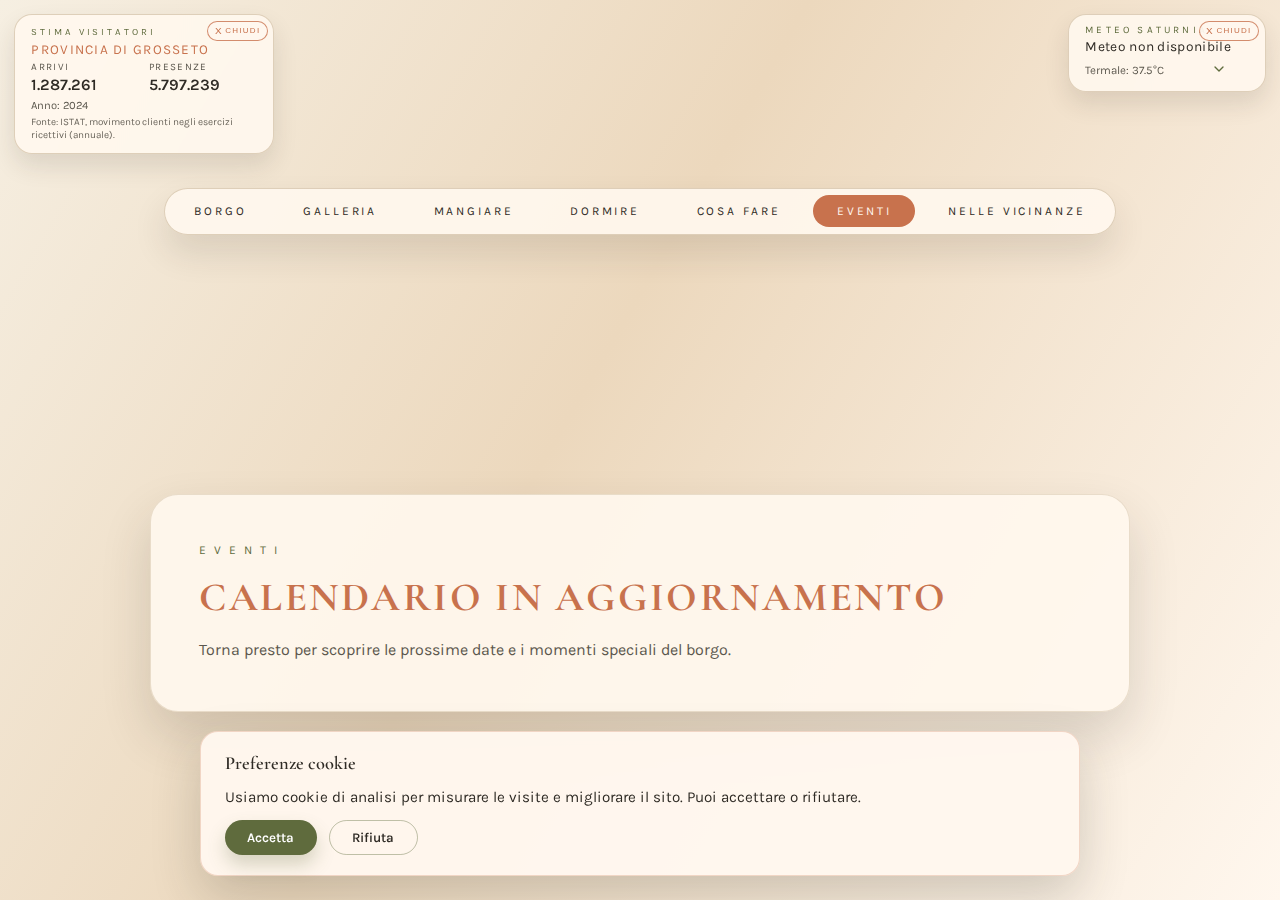
<file: eventi.html>
<!DOCTYPE html>
<html lang="it">
  <head>
    <meta charset="UTF-8" />
    <meta name="viewport" content="width=device-width, initial-scale=1.0" />
    <title>Eventi - Borgo di Saturnia</title>
    <link rel="preconnect" href="https://fonts.googleapis.com" />
    <link rel="preconnect" href="https://fonts.gstatic.com" crossorigin />
    <link
      href="https://fonts.googleapis.com/css2?family=Cormorant+Garamond:wght@500;600;700&family=Karla:wght@300;400;500;600&display=swap"
      rel="stylesheet"
    />
    <link rel="stylesheet" href="styles.css?v=20260208" />
    <!-- Google tag (gtag.js) -->
    <script async src="https://www.googletagmanager.com/gtag/js?id=G-NJHTPBTJT"></script>
    <script>
      window.dataLayer = window.dataLayer || [];
      function gtag(){dataLayer.push(arguments);}
      gtag('consent', 'default', {
        ad_storage: 'denied',
        analytics_storage: 'denied',
        ad_user_data: 'denied',
        ad_personalization: 'denied'
      });
      gtag('js', new Date());
      gtag('config', 'G-NJHTPBTJT', { send_page_view: false });
    </script>
    <meta name="google-site-verification" content="65cwK7kglkx99sZnT142liwdmGItBqiuk-l00JaFisA" />
  </head>
  <body>
    <div
      class="global-weather"
      data-thermal="37.5"
    >
      <span class="global-weather-label">Meteo Saturnia</span>
      <span class="global-weather-value" aria-live="polite">Caricamento...</span>
      <div class="global-weather-row">
        <span class="global-weather-thermal"></span>
        <button class="global-weather-toggle" type="button" aria-label="Apri meteo settimanale">
          <svg class="global-weather-chevron" viewBox="0 0 24 24" aria-hidden="true" focusable="false">
            <path d="M6 9l6 6 6-6"></path>
          </svg>
        </button>
      </div>
      <button
        class="global-weather-close"
        type="button"
        aria-label="Chiudi meteo"
      >
        X <span class="weather-close-text">Chiudi</span>
      </button>
      <div class="global-weather-weekly" id="global-weather-weekly" hidden>
        <p class="global-weather-weekly-title">Prossimi 7 giorni</p>
        <p class="global-weather-weekly-status">Caricamento...</p>
        <ul class="global-weather-weekly-list"></ul>
      </div>
    </div>
    <div class="visitor-widget" id="visitor-widget" aria-live="polite">
      <span class="visitor-eyebrow">Stima visitatori</span>
      <p class="visitor-title">Provincia di Grosseto</p>
      <div class="visitor-grid">
        <div class="visitor-stat">
          <span class="visitor-label">Arrivi</span>
          <span class="visitor-value" id="visitor-arrivi">-</span>
        </div>
        <div class="visitor-stat">
          <span class="visitor-label">Presenze</span>
          <span class="visitor-value" id="visitor-presenze">-</span>
        </div>
      </div>
      <p class="visitor-meta" id="visitor-year">Anno: -</p>
      <button class="visitor-close" type="button" aria-label="Chiudi stima visitatori">X <span class="visitor-close-text">Chiudi</span></button>
      <p class="visitor-source">
        Fonte: ISTAT, movimento clienti negli esercizi ricettivi (annuale).
      </p>
    </div>
    <main class="page">
      <nav class="site-nav" aria-label="Menu principale">
        <a class="nav-tab" href="index.html">Borgo</a>
        <a class="nav-tab" href="galleria.html">Galleria</a>
        <a class="nav-tab" href="dove-mangiare.html">
          <span class="nav-label-full">Mangiare</span>
          <span class="nav-label-short">Mangiare</span>
        </a>
        <a class="nav-tab" href="dove-dormire.html">
          <span class="nav-label-full">Dormire</span>
          <span class="nav-label-short">Dormire</span>
        </a>
        <details class="nav-dropdown">
          <summary class="nav-tab">
            <span class="nav-label-full">Cosa fare</span>
            <span class="nav-label-short">Cosa fare</span>
          </summary>
          <div class="nav-dropdown-menu">
            <a class="nav-dropdown-item" href="cosa-fare.html#cavallo">Cavallo</a>
            <a class="nav-dropdown-item" href="cosa-fare.html#degustazioni">
              Degustazioni
            </a>
            <a class="nav-dropdown-item" href="cosa-fare.html#golf">Golf</a>
          </div>
        </details>
        <a class="nav-tab is-active" href="eventi.html" aria-current="page">
          Eventi
        </a>
        <a class="nav-tab" href="nelle-vicinanze.html">
          <span class="nav-label-full">Nelle vicinanze</span>
          <span class="nav-label-short">Vicinanze</span>
        </a>
      </nav>
      <header class="hero">
        <p class="eyebrow">Borgo di Saturnia</p>
        <h1>Eventi</h1>
        <p class="subtitle">
          Iniziative, feste e appuntamenti per vivere il borgo.
        </p>
      </header>
      <section class="event-section" id="eventi">
        <div class="event-card">
          <p class="eyebrow">Eventi</p>
          <h2 class="event-title">Calendario in aggiornamento</h2>
          <p class="event-intro">
            Torna presto per scoprire le prossime date e i momenti speciali del
            borgo.
          </p>
        </div>
      </section>
    </main>
    <script>
      const visitorArrivi = document.getElementById("visitor-arrivi");
      const visitorPresenze = document.getElementById("visitor-presenze");
      const visitorYear = document.getElementById("visitor-year");

      const formatNumber = (value) =>
        new Intl.NumberFormat("it-IT").format(Math.round(value));

      const extractLatestObservation = (payload) => {
        const dataset = payload?.data?.dataSets?.[0];
        const series = dataset?.series;
        const seriesKey = series ? Object.keys(series)[0] : null;
        const observations = seriesKey ? series[seriesKey]?.observations : null;
        const timeValues =
          payload?.data?.structure?.dimensions?.observation?.[0]?.values || [];

        if (!observations || !timeValues.length) {
          return null;
        }

        let latest = null;
        Object.keys(observations).forEach((key) => {
          const idx = Number(key);
          const value = observations[key]?.[0];
          const time = timeValues[idx]?.id;
          if (value == null || !time) {
            return;
          }
          if (!latest || time > latest.time) {
            latest = { time, value };
          }
        });

        return latest;
      };

      const loadVisitorData = async () => {
        try {
          const response = await fetch("data/istat-grosseto.json");
          if (!response.ok) {
            throw new Error("Local data not found");
          }
          const data = await response.json();
          if (!data || data.arrivi == null || data.presenze == null) {
            throw new Error("Invalid data");
          }
          visitorArrivi.textContent = formatNumber(data.arrivi);
          visitorPresenze.textContent = formatNumber(data.presenze);
          visitorYear.textContent = `Anno: ${data.anno}`;
        } catch (error) {
          if (visitorYear) {
            visitorYear.textContent = "Dati non disponibili al momento.";
          }
        }
      };

      loadVisitorData();

      const visitorWidget = document.getElementById("visitor-widget");
      const visitorClose = document.querySelector(".visitor-close");
      const visitorWidgetState = "visitor-widget-collapsed";
      if (visitorWidget && window.localStorage) {
        const isCollapsed = window.localStorage.getItem(visitorWidgetState) === "1";
        if (isCollapsed) {
          visitorWidget.classList.add("is-collapsed");
        }
      }
      if (visitorClose && visitorWidget) {
        visitorClose.addEventListener("click", (event) => {
          event.stopPropagation();
          visitorWidget.classList.toggle("is-collapsed");
          if (window.localStorage) {
            window.localStorage.setItem(visitorWidgetState, visitorWidget.classList.contains("is-collapsed") ? "1" : "0");
          }
        });
      }

      if (visitorWidget) {
        visitorWidget.addEventListener("click", () => {
          if (visitorWidget.classList.contains("is-collapsed")) {
            visitorWidget.classList.remove("is-collapsed");
            if (window.localStorage) {
              window.localStorage.setItem(visitorWidgetState, "0");
            }
          }
        });
      }
    </script>
    <div class="consent-banner is-hidden" role="dialog" aria-modal="false" aria-label="Consenso cookie">
      <p class="consent-banner__title">Preferenze cookie</p>
      <p class="consent-banner__text">Usiamo cookie di analisi per misurare le visite e migliorare il sito. Puoi accettare o rifiutare.</p>
      <div class="consent-banner__actions">
        <button class="consent-banner__button consent-banner__button--accept" type="button" data-consent-accept>Accetta</button>
        <button class="consent-banner__button consent-banner__button--reject" type="button" data-consent-reject>Rifiuta</button>
      </div>
    </div>
    <script src="consent.js?v=20260208"></script>
    <script src="weather-widget.js?v=20260201"></script>
  </body>
</html>
</file>
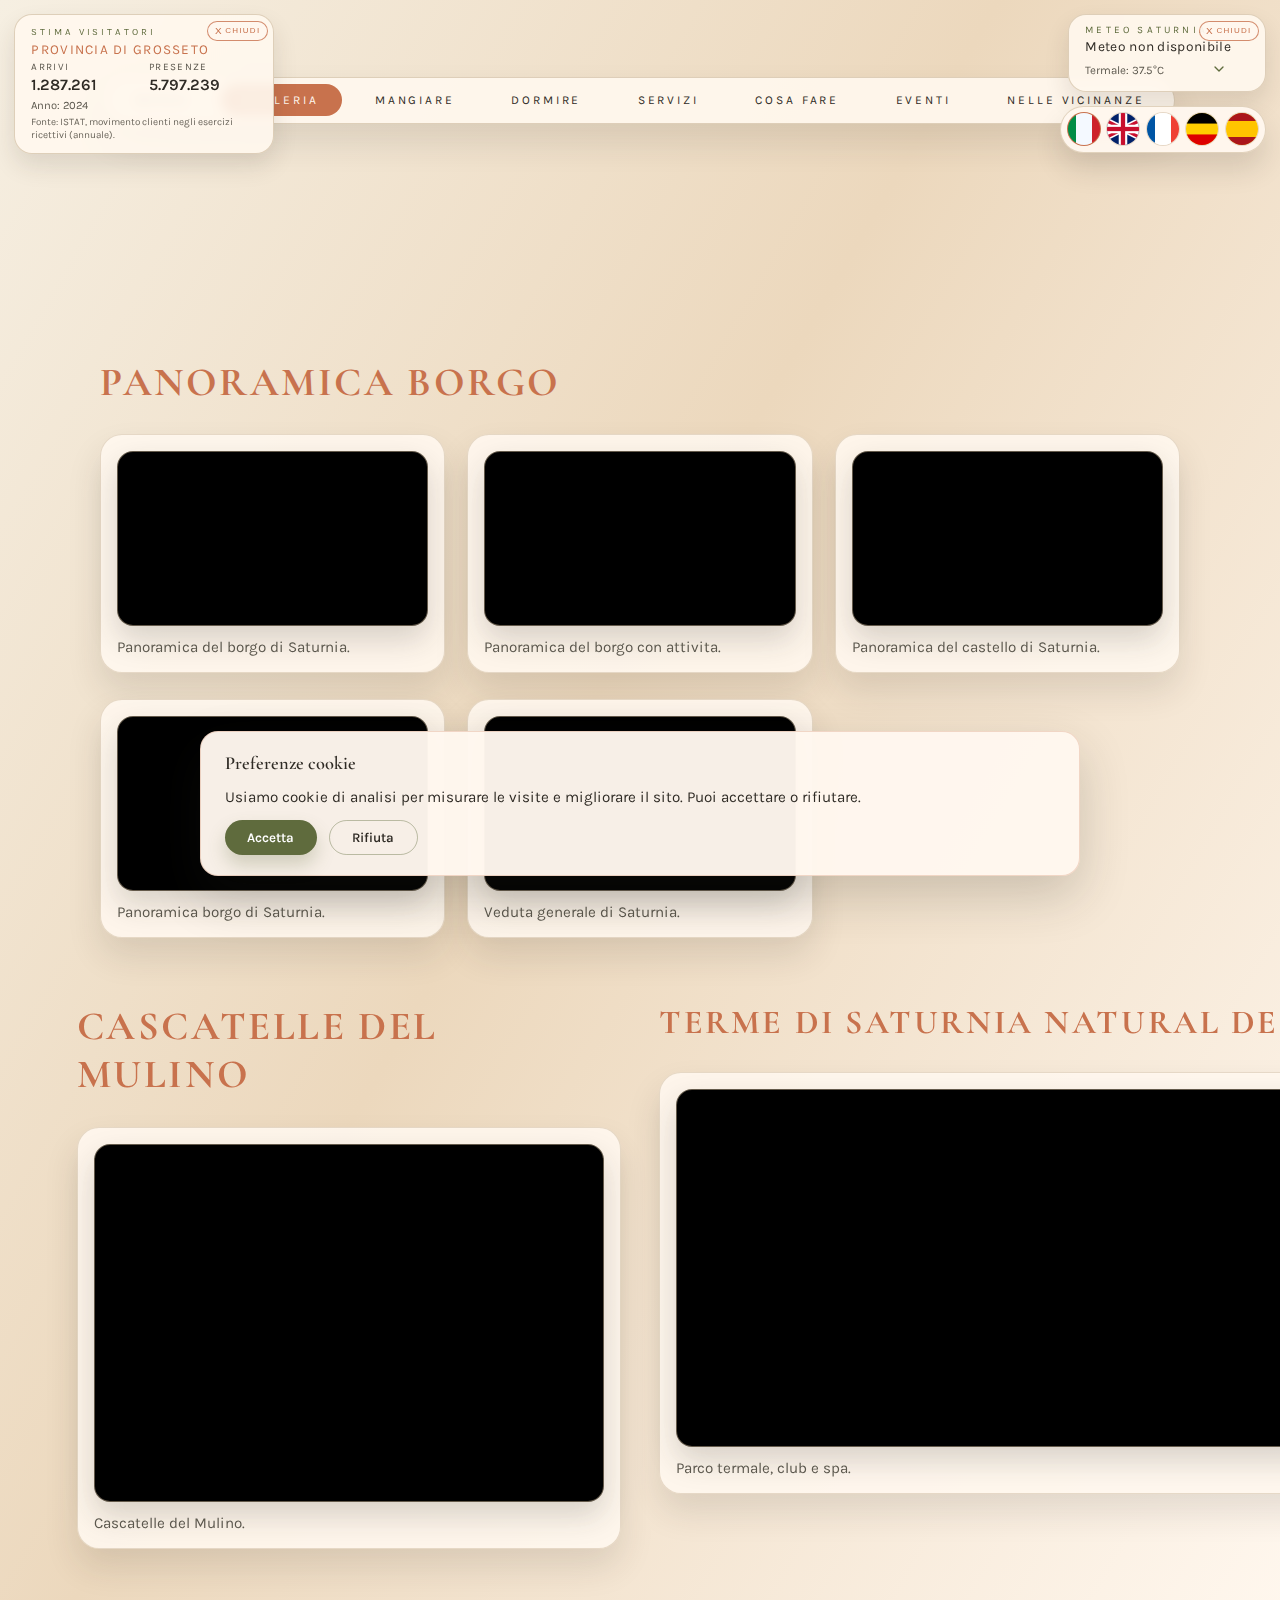
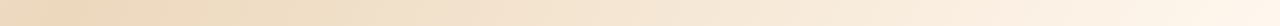
<file: galleria.html>
<!DOCTYPE html>
<html lang="it">
  <head>
    <meta charset="UTF-8" />
    <meta name="viewport" content="width=device-width, initial-scale=1.0" />
    <title>Galleria - Borgo di Saturnia</title>
    <link rel="preconnect" href="https://fonts.googleapis.com" />
    <link rel="preconnect" href="https://fonts.gstatic.com" crossorigin />
    <link
      href="https://fonts.googleapis.com/css2?family=Cormorant+Garamond:wght@500;600;700&family=Karla:wght@300;400;500;600&display=swap"
      rel="stylesheet"
    />
    <link rel="stylesheet" href="styles.css?v=20260208" />
    <!-- Google tag (gtag.js) -->
    <script async src="https://www.googletagmanager.com/gtag/js?id=G-NJHTPDBTJT"></script>
    <script>
      window.dataLayer = window.dataLayer || [];
      function gtag(){dataLayer.push(arguments);}
      gtag('consent', 'default', {
        ad_storage: 'denied',
        analytics_storage: 'denied',
        ad_user_data: 'denied',
        ad_personalization: 'denied'
      });
      gtag('js', new Date());
      gtag('config', 'G-NJHTPDBTJT', { send_page_view: false });
    </script>
    <meta name="google-site-verification" content="65cwK7kglkx99sZnT142liwdmGItBqiuk-l00JaFisA" />
  </head>
  <body>
    <div
      class="global-weather"
      data-thermal="37.5"
    >
      <span class="global-weather-label">Meteo Saturnia</span>
      <span class="global-weather-value" aria-live="polite">Caricamento...</span>
      <div class="global-weather-row">
        <span class="global-weather-thermal"></span>
        <button class="global-weather-toggle" type="button" aria-label="Apri meteo settimanale">
          <svg class="global-weather-chevron" viewBox="0 0 24 24" aria-hidden="true" focusable="false">
            <path d="M6 9l6 6 6-6"></path>
          </svg>
        </button>
      </div>
      <button
        class="global-weather-close"
        type="button"
        aria-label="Chiudi meteo"
      >
        X <span class="weather-close-text">Chiudi</span>
      </button>
      <div class="global-weather-weekly" id="global-weather-weekly" hidden>
        <p class="global-weather-weekly-title">Prossimi 7 giorni</p>
        <p class="global-weather-weekly-status">Caricamento...</p>
        <ul class="global-weather-weekly-list"></ul>
      </div>
    </div>
    <div class="visitor-widget" id="visitor-widget" aria-live="polite">
      <span class="visitor-eyebrow">Stima visitatori</span>
      <p class="visitor-title">Provincia di Grosseto</p>
      <div class="visitor-grid">
        <div class="visitor-stat">
          <span class="visitor-label">Arrivi</span>
          <span class="visitor-value" id="visitor-arrivi">-</span>
        </div>
        <div class="visitor-stat">
          <span class="visitor-label">Presenze</span>
          <span class="visitor-value" id="visitor-presenze">-</span>
        </div>
      </div>
      <p class="visitor-meta" id="visitor-year">Anno: -</p>
      <button class="visitor-close" type="button" aria-label="Chiudi stima visitatori">X <span class="visitor-close-text">Chiudi</span></button>
      <p class="visitor-source">
        Fonte: ISTAT, movimento clienti negli esercizi ricettivi (annuale).
      </p>
    </div>
            <div class="language-widget" id="language-widget" role="group" aria-label="Seleziona lingua">
      <button class="language-option is-active" type="button" data-lang="it" aria-pressed="true" title="Italiano">
        <img class="language-flag" src="assets/images/flags/it.svg" alt="" aria-hidden="true" />
      </button>
      <button class="language-option" type="button" data-lang="en" aria-pressed="false" title="English">
        <img class="language-flag" src="assets/images/flags/en.svg" alt="" aria-hidden="true" />
      </button>
      <button class="language-option" type="button" data-lang="fr" aria-pressed="false" title="Fran�ais">
        <img class="language-flag" src="assets/images/flags/fr.svg" alt="" aria-hidden="true" />
      </button>
      <button class="language-option" type="button" data-lang="de" aria-pressed="false" title="Deutsch">
        <img class="language-flag" src="assets/images/flags/de.svg" alt="" aria-hidden="true" />
      </button>
      <button class="language-option" type="button" data-lang="es" aria-pressed="false" title="Espa�ol">
        <img class="language-flag" src="assets/images/flags/es.svg" alt="" aria-hidden="true" />
      </button>
    </div>
    <div id="google_translate_element" class="translate-element" aria-hidden="true"></div>
    
      <main class="page">

    
        <nav class="site-nav" aria-label="Menu principale">
        <a class="nav-tab" href="index.html">Borgo</a>
        <a class="nav-tab is-active" href="galleria.html" aria-current="page">
          Galleria
        </a>
        <a class="nav-tab" href="dove-mangiare.html">
          <span class="nav-label-full">Mangiare</span>
          <span class="nav-label-short">Mangiare</span>
        </a>
        <a class="nav-tab" href="dove-dormire.html">
          <span class="nav-label-full">Dormire</span>
          <span class="nav-label-short">Dormire</span>
        </a>
        <a class="nav-tab" href="servizi.html">Servizi</a>
        <details class="nav-dropdown">
          <summary class="nav-tab">
            <span class="nav-label-full">Cosa fare</span>
            <span class="nav-label-short">Cosa fare</span>
          </summary>
          <div class="nav-dropdown-menu">
            <a class="nav-dropdown-item" href="cosa-fare.html#cavallo">Cavallo</a>
            <a class="nav-dropdown-item" href="cosa-fare.html#degustazioni">
              Degustazioni
            </a>
            <a class="nav-dropdown-item" href="cosa-fare.html#golf">Golf</a>
            <a class="nav-dropdown-item" href="cosa-fare.html#acque-termali">Acque termali</a>
          </div>
        </details>
        <a class="nav-tab" href="eventi.html">Eventi</a>
        <a class="nav-tab" href="nelle-vicinanze.html">
          <span class="nav-label-full">Nelle vicinanze</span>
          <span class="nav-label-short">Vicinanze</span>
        </a>
      </nav>
      <header class="hero">
        <p class="eyebrow">Borgo di Saturnia</p>
        <h1>Galleria</h1>
        <p class="subtitle">
          Una selezione di scorci e dettagli del borgo e del suo paesaggio.
        </p>
      </header>
      <section class="gallery-section gallery-video-section" id="galleria">
        <h2 class="gallery-title" id="panoramica-borgo">Panoramica borgo</h2>
        <div class="gallery-video-grid">
          <figure class="gallery-card">
            <iframe
              class="gallery-video is-embed"
              src="https://www.youtube.com/embed/lMNGXrr8sD0?autoplay=1&mute=1&loop=1&playlist=lMNGXrr8sD0&controls=0&modestbranding=1&playsinline=1&rel=0"
              title="Panoramica del borgo di Saturnia"
              allow="accelerometer; autoplay; clipboard-write; encrypted-media; gyroscope; picture-in-picture; web-share"
              allowfullscreen
              loading="lazy"
            ></iframe>
            <figcaption class="gallery-caption">
              Panoramica del borgo di Saturnia.
            </figcaption>
          </figure>
          <figure class="gallery-card">
            <iframe
              class="gallery-video is-embed"
              src="https://www.youtube.com/embed/o1-h81ekKSA?autoplay=1&mute=1&loop=1&playlist=o1-h81ekKSA&controls=0&modestbranding=1&playsinline=1&rel=0"
              title="Panoramica del borgo con attivita"
              allow="accelerometer; autoplay; clipboard-write; encrypted-media; gyroscope; picture-in-picture; web-share"
              allowfullscreen
              loading="lazy"
            ></iframe>
            <figcaption class="gallery-caption">
              Panoramica del borgo con attivita.
            </figcaption>
          </figure>
          <figure class="gallery-card">
            <iframe
              class="gallery-video is-embed"
              src="https://www.youtube.com/embed/of7QtqXYgzY?autoplay=1&mute=1&loop=1&playlist=of7QtqXYgzY&controls=0&modestbranding=1&playsinline=1&rel=0"
              title="Panoramica del castello di Saturnia"
              allow="accelerometer; autoplay; clipboard-write; encrypted-media; gyroscope; picture-in-picture; web-share"
              allowfullscreen
              loading="lazy"
            ></iframe>
            <figcaption class="gallery-caption">
              Panoramica del castello di Saturnia.
            </figcaption>
          </figure>
          <figure class="gallery-card">
            <iframe
              class="gallery-video is-embed"
              src="https://www.youtube.com/embed/Cxld3Yj4c7E?autoplay=1&mute=1&loop=1&playlist=Cxld3Yj4c7E&controls=0&modestbranding=1&playsinline=1&rel=0"
              title="Panoramica borgo di Saturnia"
              allow="accelerometer; autoplay; clipboard-write; encrypted-media; gyroscope; picture-in-picture; web-share"
              allowfullscreen
              loading="lazy"
            ></iframe>
            <figcaption class="gallery-caption">
              Panoramica borgo di Saturnia.
            </figcaption>
          </figure>
          <figure class="gallery-card">
            <iframe
              class="gallery-video is-embed"
              src="https://www.youtube.com/embed/L9iDJxClOlI?autoplay=1&mute=1&loop=1&playlist=L9iDJxClOlI&controls=0&modestbranding=1&playsinline=1&rel=0"
              title="Veduta generale di Saturnia"
              allow="accelerometer; autoplay; clipboard-write; encrypted-media; gyroscope; picture-in-picture; web-share"
              allowfullscreen
              loading="lazy"
            ></iframe>
            <figcaption class="gallery-caption">
              Veduta generale di Saturnia.
            </figcaption>
          </figure>
</div>
      </section>
      <div class="gallery-duo">
        <section class="gallery-section gallery-video-section" id="cascatelle-del-mulino">
          <h2 class="gallery-title">Cascatelle del Mulino</h2>
          <div class="gallery-video-grid">
            <figure class="gallery-card">
              <iframe
                class="gallery-video is-embed"
                src="https://www.youtube.com/embed/13hudUrJ30g?autoplay=1&mute=1&loop=1&playlist=13hudUrJ30g&controls=0&modestbranding=1&playsinline=1&rel=0"
                title="Cascatelle del Mulino"
                allow="accelerometer; autoplay; clipboard-write; encrypted-media; gyroscope; picture-in-picture; web-share"
                allowfullscreen
                loading="lazy"
              ></iframe>
              <figcaption class="gallery-caption">
                Cascatelle del Mulino.
              </figcaption>
            </figure>
          </div>
        </section>
        <section
          class="gallery-section gallery-video-section"
          id="terme-di-saturnia-natural-destination"
        >
          <h2 class="gallery-title">Terme di Saturnia Natural Destination</h2>
          <div class="gallery-video-grid">
            <figure class="gallery-card">
              <iframe
                class="gallery-video is-embed"
                src="https://www.youtube.com/embed/ZqJY7ghRzjU?autoplay=1&mute=1&loop=1&playlist=ZqJY7ghRzjU&controls=0&modestbranding=1&playsinline=1&rel=0"
                title="Parco termale, club e spa"
                allow="accelerometer; autoplay; clipboard-write; encrypted-media; gyroscope; picture-in-picture; web-share"
                allowfullscreen
                loading="lazy"
              ></iframe>
              <figcaption class="gallery-caption">
                Parco termale, club e spa.
              </figcaption>
            </figure>
          </div>
        </section>
      </div>
    </main>
    <div class="gallery-modal" id="gallery-modal" hidden>
      <div
        class="gallery-modal-dialog"
        role="dialog"
        aria-modal="true"
        aria-labelledby="gallery-modal-title"
      >
        <button
          class="gallery-modal-close"
          type="button"
          id="gallery-modal-close"
          aria-label="Chiudi video"
        >
          Chiudi
        </button>
        <h3 class="gallery-modal-title" id="gallery-modal-title">Video panoramica</h3>
        <video
          class="gallery-modal-video"
          id="gallery-modal-video"
          controls
          playsinline
        ></video>
        <p class="gallery-modal-caption" id="gallery-modal-caption"></p>
      </div>
    </div>
    <script>
      const galleryVideos = document.querySelectorAll("video.gallery-video");
      const galleryModal = document.querySelector("#gallery-modal");
      const galleryModalVideo = document.querySelector("#gallery-modal-video");
      const galleryModalClose = document.querySelector("#gallery-modal-close");
      const galleryModalTitle = document.querySelector("#gallery-modal-title");
      const galleryModalCaption = document.querySelector("#gallery-modal-caption");

      const openGalleryModal = (video) => {
        if (!galleryModal || !galleryModalVideo || !video) return;
        const source = video.currentSrc || video.src;
        if (!source) return;
        const caption = video.closest("figure")?.querySelector(".gallery-caption");
        const captionText = caption ? caption.textContent.trim() : "";
        if (galleryModalTitle) {
          galleryModalTitle.textContent = captionText || "Video panoramica";
        }
        if (galleryModalCaption) {
          galleryModalCaption.textContent = captionText;
          galleryModalCaption.hidden = !captionText;
        }
        galleryModalVideo.src = source;
        galleryModalVideo.currentTime = 0;
        galleryModal.hidden = false;
        galleryModal.removeAttribute("hidden");
        document.body.classList.add("modal-open");
        galleryModalVideo.play().catch(() => {});
        if (galleryModalClose) {
          galleryModalClose.focus();
        }
      };

      const closeGalleryModal = () => {
        if (!galleryModal || !galleryModalVideo) return;
        galleryModalVideo.pause();
        galleryModalVideo.removeAttribute("src");
        galleryModalVideo.load();
        galleryModal.hidden = true;
        galleryModal.setAttribute("hidden", "");
        document.body.classList.remove("modal-open");
      };

      galleryVideos.forEach((video) => {
        video.setAttribute("tabindex", "0");
        video.addEventListener("click", () => openGalleryModal(video));
        video.addEventListener("keydown", (event) => {
          if (event.key !== "Enter" && event.key !== " ") return;
          event.preventDefault();
          openGalleryModal(video);
        });
      });

      if (galleryModalClose) {
        galleryModalClose.addEventListener("click", (event) => {
          event.preventDefault();
          closeGalleryModal();
        });
      }

      if (galleryModal) {
        galleryModal.addEventListener("click", (event) => {
          if (event.target === galleryModal) {
            closeGalleryModal();
          }
        });
      }

      document.addEventListener("keydown", (event) => {
        if (event.key === "Escape" && galleryModal && !galleryModal.hidden) {
          closeGalleryModal();
        }
      });
    </script>
    <script>
      const visitorArrivi = document.getElementById("visitor-arrivi");
      const visitorPresenze = document.getElementById("visitor-presenze");
      const visitorYear = document.getElementById("visitor-year");

      const formatNumber = (value) =>
        new Intl.NumberFormat("it-IT").format(Math.round(value));

      const extractLatestObservation = (payload) => {
        const dataset = payload?.data?.dataSets?.[0];
        const series = dataset?.series;
        const seriesKey = series ? Object.keys(series)[0] : null;
        const observations = seriesKey ? series[seriesKey]?.observations : null;
        const timeValues =
          payload?.data?.structure?.dimensions?.observation?.[0]?.values || [];

        if (!observations || !timeValues.length) {
          return null;
        }

        let latest = null;
        Object.keys(observations).forEach((key) => {
          const idx = Number(key);
          const value = observations[key]?.[0];
          const time = timeValues[idx]?.id;
          if (value == null || !time) {
            return;
          }
          if (!latest || time > latest.time) {
            latest = { time, value };
          }
        });

        return latest;
      };

      const loadVisitorData = async () => {
        try {
          const response = await fetch("data/istat-grosseto.json");
          if (!response.ok) {
            throw new Error("Local data not found");
          }
          const data = await response.json();
          if (!data || data.arrivi == null || data.presenze == null) {
            throw new Error("Invalid data");
          }
          visitorArrivi.textContent = formatNumber(data.arrivi);
          visitorPresenze.textContent = formatNumber(data.presenze);
          visitorYear.textContent = `Anno: ${data.anno}`;
        } catch (error) {
          if (visitorYear) {
            visitorYear.textContent = "Dati non disponibili al momento.";
          }
        }
      };

      loadVisitorData();

      const visitorWidget = document.getElementById("visitor-widget");
      const visitorClose = document.querySelector(".visitor-close");
      const visitorWidgetState = "visitor-widget-collapsed";
      if (visitorWidget && window.localStorage) {
        const isCollapsed = window.localStorage.getItem(visitorWidgetState) === "1";
        if (isCollapsed) {
          visitorWidget.classList.add("is-collapsed");
        }
      }
      if (visitorClose && visitorWidget) {
        visitorClose.addEventListener("click", (event) => {
          event.stopPropagation();
          visitorWidget.classList.toggle("is-collapsed");
          if (window.localStorage) {
            window.localStorage.setItem(visitorWidgetState, visitorWidget.classList.contains("is-collapsed") ? "1" : "0");
          }
        });
      }

      if (visitorWidget) {
        visitorWidget.addEventListener("click", () => {
          if (visitorWidget.classList.contains("is-collapsed")) {
            visitorWidget.classList.remove("is-collapsed");
            if (window.localStorage) {
              window.localStorage.setItem(visitorWidgetState, "0");
            }
          }
        });
      }
    </script>
    <div class="consent-banner is-hidden" role="dialog" aria-modal="false" aria-label="Consenso cookie">
      <p class="consent-banner__title">Preferenze cookie</p>
      <p class="consent-banner__text">Usiamo cookie di analisi per misurare le visite e migliorare il sito. Puoi accettare o rifiutare.</p>
      <div class="consent-banner__actions">
        <button class="consent-banner__button consent-banner__button--accept" type="button" data-consent-accept>Accetta</button>
        <button class="consent-banner__button consent-banner__button--reject" type="button" data-consent-reject>Rifiuta</button>
      </div>
    </div>
    <script src="consent.js?v=20260208"></script>
    <script src="weather-widget.js?v=20260201"></script>
      <script src="language-widget.js?v=20260209"></script>
    <script src="https://translate.google.com/translate_a/element.js?cb=googleTranslateElementInit"></script>
  
</body>
</html>
</file>
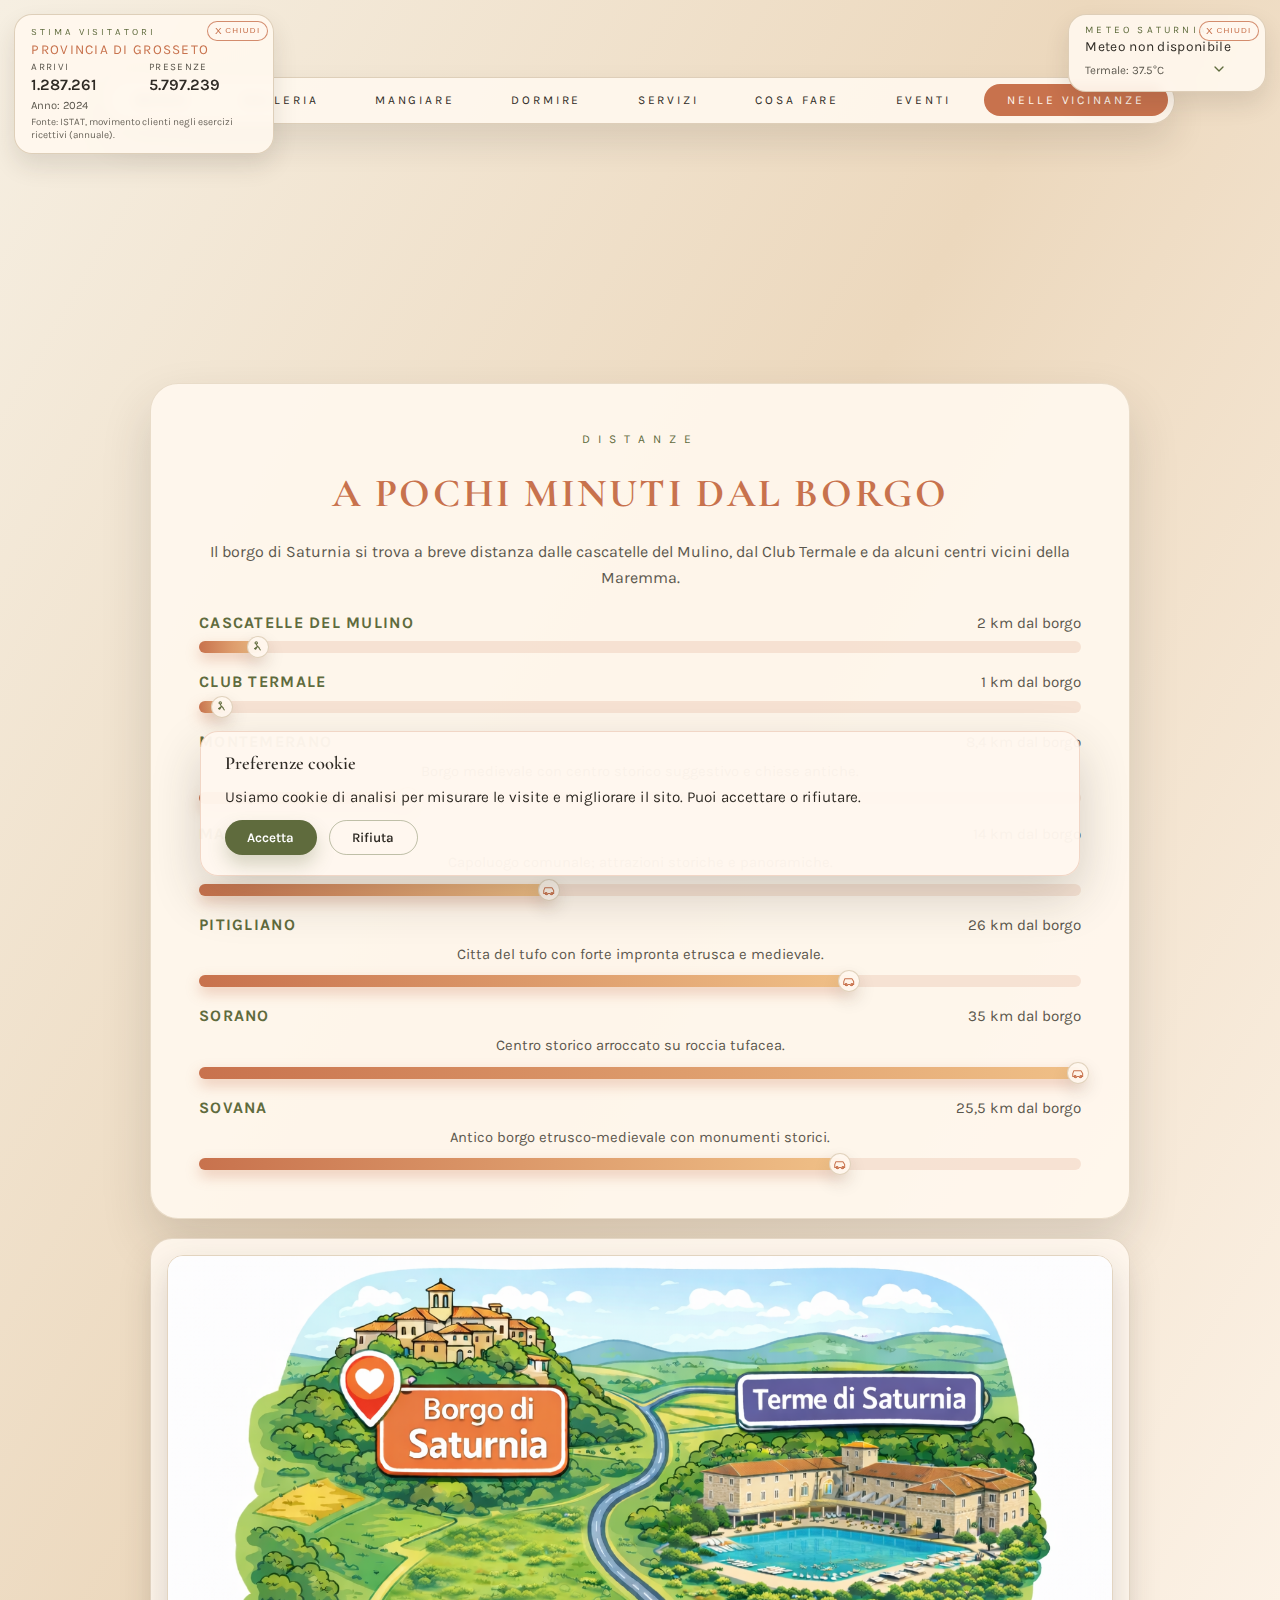
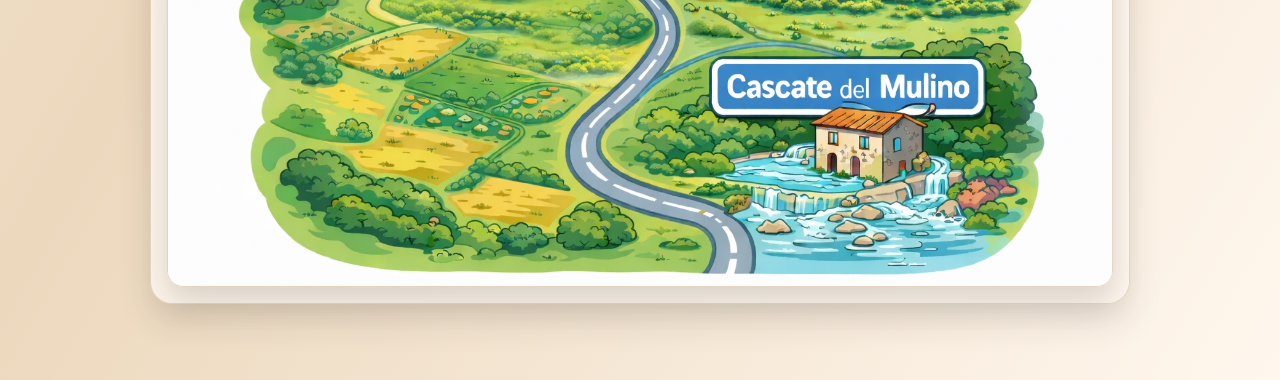
<file: nelle-vicinanze.html>
<!DOCTYPE html>
<html lang="it">
  <head>
    <meta charset="UTF-8" />
    <meta name="viewport" content="width=device-width, initial-scale=1.0" />
    <title>Nelle vicinanze - Borgo di Saturnia</title>
    <link rel="preconnect" href="https://fonts.googleapis.com" />
    <link rel="preconnect" href="https://fonts.gstatic.com" crossorigin />
    <link
      href="https://fonts.googleapis.com/css2?family=Cormorant+Garamond:wght@500;600;700&family=Karla:wght@300;400;500;600&display=swap"
      rel="stylesheet"
    />
    <link rel="stylesheet" href="styles.css?v=20260208" />
    <!-- Google tag (gtag.js) -->
    <script async src="https://www.googletagmanager.com/gtag/js?id=G-NJHTPDBTJT"></script>
    <script>
      window.dataLayer = window.dataLayer || [];
      function gtag(){dataLayer.push(arguments);}
      gtag('consent', 'default', {
        ad_storage: 'denied',
        analytics_storage: 'denied',
        ad_user_data: 'denied',
        ad_personalization: 'denied'
      });
      gtag('js', new Date());
      gtag('config', 'G-NJHTPDBTJT', { send_page_view: false });
    </script>
    <meta name="google-site-verification" content="65cwK7kglkx99sZnT142liwdmGItBqiuk-l00JaFisA" />
  </head>
  <body>
    <div
      class="global-weather"
      data-thermal="37.5"
    >
      <span class="global-weather-label">Meteo Saturnia</span>
      <span class="global-weather-value" aria-live="polite">Caricamento...</span>
      <div class="global-weather-row">
        <span class="global-weather-thermal"></span>
        <button class="global-weather-toggle" type="button" aria-label="Apri meteo settimanale">
          <svg class="global-weather-chevron" viewBox="0 0 24 24" aria-hidden="true" focusable="false">
            <path d="M6 9l6 6 6-6"></path>
          </svg>
        </button>
      </div>
      <button
        class="global-weather-close"
        type="button"
        aria-label="Chiudi meteo"
      >
        X <span class="weather-close-text">Chiudi</span>
      </button>
      <div class="global-weather-weekly" id="global-weather-weekly" hidden>
        <p class="global-weather-weekly-title">Prossimi 7 giorni</p>
        <p class="global-weather-weekly-status">Caricamento...</p>
        <ul class="global-weather-weekly-list"></ul>
      </div>
    </div>
    <div class="visitor-widget" id="visitor-widget" aria-live="polite">
      <span class="visitor-eyebrow">Stima visitatori</span>
      <p class="visitor-title">Provincia di Grosseto</p>
      <div class="visitor-grid">
        <div class="visitor-stat">
          <span class="visitor-label">Arrivi</span>
          <span class="visitor-value" id="visitor-arrivi">-</span>
        </div>
        <div class="visitor-stat">
          <span class="visitor-label">Presenze</span>
          <span class="visitor-value" id="visitor-presenze">-</span>
        </div>
      </div>
      <p class="visitor-meta" id="visitor-year">Anno: -</p>
      <button class="visitor-close" type="button" aria-label="Chiudi stima visitatori">X <span class="visitor-close-text">Chiudi</span></button>
      <p class="visitor-source">
        Fonte: ISTAT, movimento clienti negli esercizi ricettivi (annuale).
      </p>
    </div>
    <main class="page">
      <nav class="site-nav" aria-label="Menu principale">
        <a class="nav-tab" href="index.html">Borgo</a>
        <a class="nav-tab" href="galleria.html">Galleria</a>
        <a class="nav-tab" href="dove-mangiare.html">
          <span class="nav-label-full">Mangiare</span>
          <span class="nav-label-short">Mangiare</span>
        </a>
        <a class="nav-tab" href="dove-dormire.html">
          <span class="nav-label-full">Dormire</span>
          <span class="nav-label-short">Dormire</span>
        </a>
        <a class="nav-tab" href="servizi.html">Servizi</a>
        <details class="nav-dropdown">
          <summary class="nav-tab">
            <span class="nav-label-full">Cosa fare</span>
            <span class="nav-label-short">Cosa fare</span>
          </summary>
          <div class="nav-dropdown-menu">
            <a class="nav-dropdown-item" href="cosa-fare.html#cavallo">Cavallo</a>
            <a class="nav-dropdown-item" href="cosa-fare.html#degustazioni">
              Degustazioni
            </a>
            <a class="nav-dropdown-item" href="cosa-fare.html#golf">Golf</a>
            <a class="nav-dropdown-item" href="cosa-fare.html#acque-termali">Acque termali</a>
          </div>
        </details>
        <a class="nav-tab" href="eventi.html">Eventi</a>
        <a class="nav-tab is-active" href="nelle-vicinanze.html" aria-current="page">
          <span class="nav-label-full">Nelle vicinanze</span>
          <span class="nav-label-short">Vicinanze</span>
        </a>
      </nav>
      <header class="hero">
        <p class="eyebrow">Borgo di Saturnia</p>
        <h1>Nelle vicinanze</h1>
        <p class="subtitle">
          Distanze utili per esplorare le mete intorno al borgo.
        </p>
      </header>
      <section class="distance-section" id="distanze">
        <div class="distance-card">
          <p class="eyebrow">Distanze</p>
          <h2 class="distance-title">A pochi minuti dal borgo</h2>
          <p class="distance-intro">
            Il borgo di Saturnia si trova a breve distanza dalle cascatelle del
            Mulino, dal Club Termale e da alcuni centri vicini della Maremma.
          </p>
          <div class="distance-grid">
            <div class="distance-item">
              <div class="distance-info">
                <h3>Cascatelle del Mulino</h3>
                <p>2 km dal borgo</p>
              </div>
              <div class="distance-bar" style="--fill: 7%;">
                <span class="distance-fill" aria-hidden="true">
                  <span class="distance-icon distance-icon--walk" aria-hidden="true">
                    <svg viewBox="0 0 24 24" aria-hidden="true" focusable="false">
                      <circle cx="9" cy="5" r="2"></circle>
                      <path
                        d="M9 7l2 4 3 2m-3-2-3 5m2-4-4 3m6-4 4 6"
                      ></path>
                    </svg>
                  </span>
                </span>
              </div>
            </div>
            <div class="distance-item">
              <div class="distance-info">
                <h3>Club Termale</h3>
                <p>1 km dal borgo</p>
              </div>
              <div class="distance-bar" style="--fill: 3%;">
                <span class="distance-fill" aria-hidden="true">
                  <span class="distance-icon distance-icon--walk" aria-hidden="true">
                    <svg viewBox="0 0 24 24" aria-hidden="true" focusable="false">
                      <circle cx="9" cy="5" r="2"></circle>
                      <path
                        d="M9 7l2 4 3 2m-3-2-3 5m2-4-4 3m6-4 4 6"
                      ></path>
                    </svg>
                  </span>
                </span>
              </div>
            </div>
            <div class="distance-item">
              <div class="distance-info">
                <h3>Montemerano</h3>
                <p>8,4 km dal borgo</p>
              </div>
              <p class="distance-note">
                Borgo medievale con centro storico suggestivo e chiese antiche.
              </p>
              <div class="distance-bar" style="--fill: 24%;">
                <span class="distance-fill" aria-hidden="true">
                  <span class="distance-icon distance-icon--car" aria-hidden="true">
                    <svg viewBox="0 0 24 24" aria-hidden="true" focusable="false">
                      <path
                        d="M3 13l2-5h12l3 5v5h-2a2 2 0 0 1-4 0H10a2 2 0 0 1-4 0H3z"
                      ></path>
                      <circle cx="7" cy="18" r="1.5"></circle>
                      <circle cx="17" cy="18" r="1.5"></circle>
                    </svg>
                  </span>
                </span>
              </div>
            </div>
            <div class="distance-item">
              <div class="distance-info">
                <h3>Manciano</h3>
                <p>14 km dal borgo</p>
              </div>
              <p class="distance-note">
                Capoluogo comunale; attrazioni storiche e panoramiche.
              </p>
              <div class="distance-bar" style="--fill: 40%;">
                <span class="distance-fill" aria-hidden="true">
                  <span class="distance-icon distance-icon--car" aria-hidden="true">
                    <svg viewBox="0 0 24 24" aria-hidden="true" focusable="false">
                      <path
                        d="M3 13l2-5h12l3 5v5h-2a2 2 0 0 1-4 0H10a2 2 0 0 1-4 0H3z"
                      ></path>
                      <circle cx="7" cy="18" r="1.5"></circle>
                      <circle cx="17" cy="18" r="1.5"></circle>
                    </svg>
                  </span>
                </span>
              </div>
            </div>
            <div class="distance-item">
              <div class="distance-info">
                <h3>Pitigliano</h3>
                <p>26 km dal borgo</p>
              </div>
              <p class="distance-note">
                Citta del tufo con forte impronta etrusca e medievale.
              </p>
              <div class="distance-bar" style="--fill: 74%;">
                <span class="distance-fill" aria-hidden="true">
                  <span class="distance-icon distance-icon--car" aria-hidden="true">
                    <svg viewBox="0 0 24 24" aria-hidden="true" focusable="false">
                      <path
                        d="M3 13l2-5h12l3 5v5h-2a2 2 0 0 1-4 0H10a2 2 0 0 1-4 0H3z"
                      ></path>
                      <circle cx="7" cy="18" r="1.5"></circle>
                      <circle cx="17" cy="18" r="1.5"></circle>
                    </svg>
                  </span>
                </span>
              </div>
            </div>
            <div class="distance-item">
              <div class="distance-info">
                <h3>Sorano</h3>
                <p>35 km dal borgo</p>
              </div>
              <p class="distance-note">
                Centro storico arroccato su roccia tufacea.
              </p>
              <div class="distance-bar" style="--fill: 100%;">
                <span class="distance-fill" aria-hidden="true">
                  <span class="distance-icon distance-icon--car" aria-hidden="true">
                    <svg viewBox="0 0 24 24" aria-hidden="true" focusable="false">
                      <path
                        d="M3 13l2-5h12l3 5v5h-2a2 2 0 0 1-4 0H10a2 2 0 0 1-4 0H3z"
                      ></path>
                      <circle cx="7" cy="18" r="1.5"></circle>
                      <circle cx="17" cy="18" r="1.5"></circle>
                    </svg>
                  </span>
                </span>
              </div>
            </div>
            <div class="distance-item">
              <div class="distance-info">
                <h3>Sovana</h3>
                <p>25,5 km dal borgo</p>
              </div>
              <p class="distance-note">
                Antico borgo etrusco-medievale con monumenti storici.
              </p>
              <div class="distance-bar" style="--fill: 73%;">
                <span class="distance-fill" aria-hidden="true">
                  <span class="distance-icon distance-icon--car" aria-hidden="true">
                    <svg viewBox="0 0 24 24" aria-hidden="true" focusable="false">
                      <path
                        d="M3 13l2-5h12l3 5v5h-2a2 2 0 0 1-4 0H10a2 2 0 0 1-4 0H3z"
                      ></path>
                      <circle cx="7" cy="18" r="1.5"></circle>
                      <circle cx="17" cy="18" r="1.5"></circle>
                    </svg>
                  </span>
                </span>
              </div>
            </div>
          </div>
        </div>
        <div class="photo-card">
          <img
            class="photo-image"
            src="assets/images/tet.png"
            alt="Panorama di Saturnia"
            loading="lazy"
          />
        </div>
      </section>
    </main>
    <script>
      const visitorArrivi = document.getElementById("visitor-arrivi");
      const visitorPresenze = document.getElementById("visitor-presenze");
      const visitorYear = document.getElementById("visitor-year");

      const formatNumber = (value) =>
        new Intl.NumberFormat("it-IT").format(Math.round(value));

      const extractLatestObservation = (payload) => {
        const dataset = payload?.data?.dataSets?.[0];
        const series = dataset?.series;
        const seriesKey = series ? Object.keys(series)[0] : null;
        const observations = seriesKey ? series[seriesKey]?.observations : null;
        const timeValues =
          payload?.data?.structure?.dimensions?.observation?.[0]?.values || [];

        if (!observations || !timeValues.length) {
          return null;
        }

        let latest = null;
        Object.keys(observations).forEach((key) => {
          const idx = Number(key);
          const value = observations[key]?.[0];
          const time = timeValues[idx]?.id;
          if (value == null || !time) {
            return;
          }
          if (!latest || time > latest.time) {
            latest = { time, value };
          }
        });

        return latest;
      };

      const loadVisitorData = async () => {
        try {
          const response = await fetch("data/istat-grosseto.json");
          if (!response.ok) {
            throw new Error("Local data not found");
          }
          const data = await response.json();
          if (!data || data.arrivi == null || data.presenze == null) {
            throw new Error("Invalid data");
          }
          visitorArrivi.textContent = formatNumber(data.arrivi);
          visitorPresenze.textContent = formatNumber(data.presenze);
          visitorYear.textContent = `Anno: ${data.anno}`;
        } catch (error) {
          if (visitorYear) {
            visitorYear.textContent = "Dati non disponibili al momento.";
          }
        }
      };

      loadVisitorData();

      const visitorWidget = document.getElementById("visitor-widget");
      const visitorClose = document.querySelector(".visitor-close");
      const visitorWidgetState = "visitor-widget-collapsed";
      if (visitorWidget && window.localStorage) {
        const isCollapsed = window.localStorage.getItem(visitorWidgetState) === "1";
        if (isCollapsed) {
          visitorWidget.classList.add("is-collapsed");
        }
      }
      if (visitorClose && visitorWidget) {
        visitorClose.addEventListener("click", (event) => {
          event.stopPropagation();
          visitorWidget.classList.toggle("is-collapsed");
          if (window.localStorage) {
            window.localStorage.setItem(visitorWidgetState, visitorWidget.classList.contains("is-collapsed") ? "1" : "0");
          }
        });
      }

      if (visitorWidget) {
        visitorWidget.addEventListener("click", () => {
          if (visitorWidget.classList.contains("is-collapsed")) {
            visitorWidget.classList.remove("is-collapsed");
            if (window.localStorage) {
              window.localStorage.setItem(visitorWidgetState, "0");
            }
          }
        });
      }
    </script>
    <div class="consent-banner is-hidden" role="dialog" aria-modal="false" aria-label="Consenso cookie">
      <p class="consent-banner__title">Preferenze cookie</p>
      <p class="consent-banner__text">Usiamo cookie di analisi per misurare le visite e migliorare il sito. Puoi accettare o rifiutare.</p>
      <div class="consent-banner__actions">
        <button class="consent-banner__button consent-banner__button--accept" type="button" data-consent-accept>Accetta</button>
        <button class="consent-banner__button consent-banner__button--reject" type="button" data-consent-reject>Rifiuta</button>
      </div>
    </div>
    <script src="consent.js?v=20260208"></script>
    <script src="weather-widget.js?v=20260201"></script>
  </body>
</html>
</file>
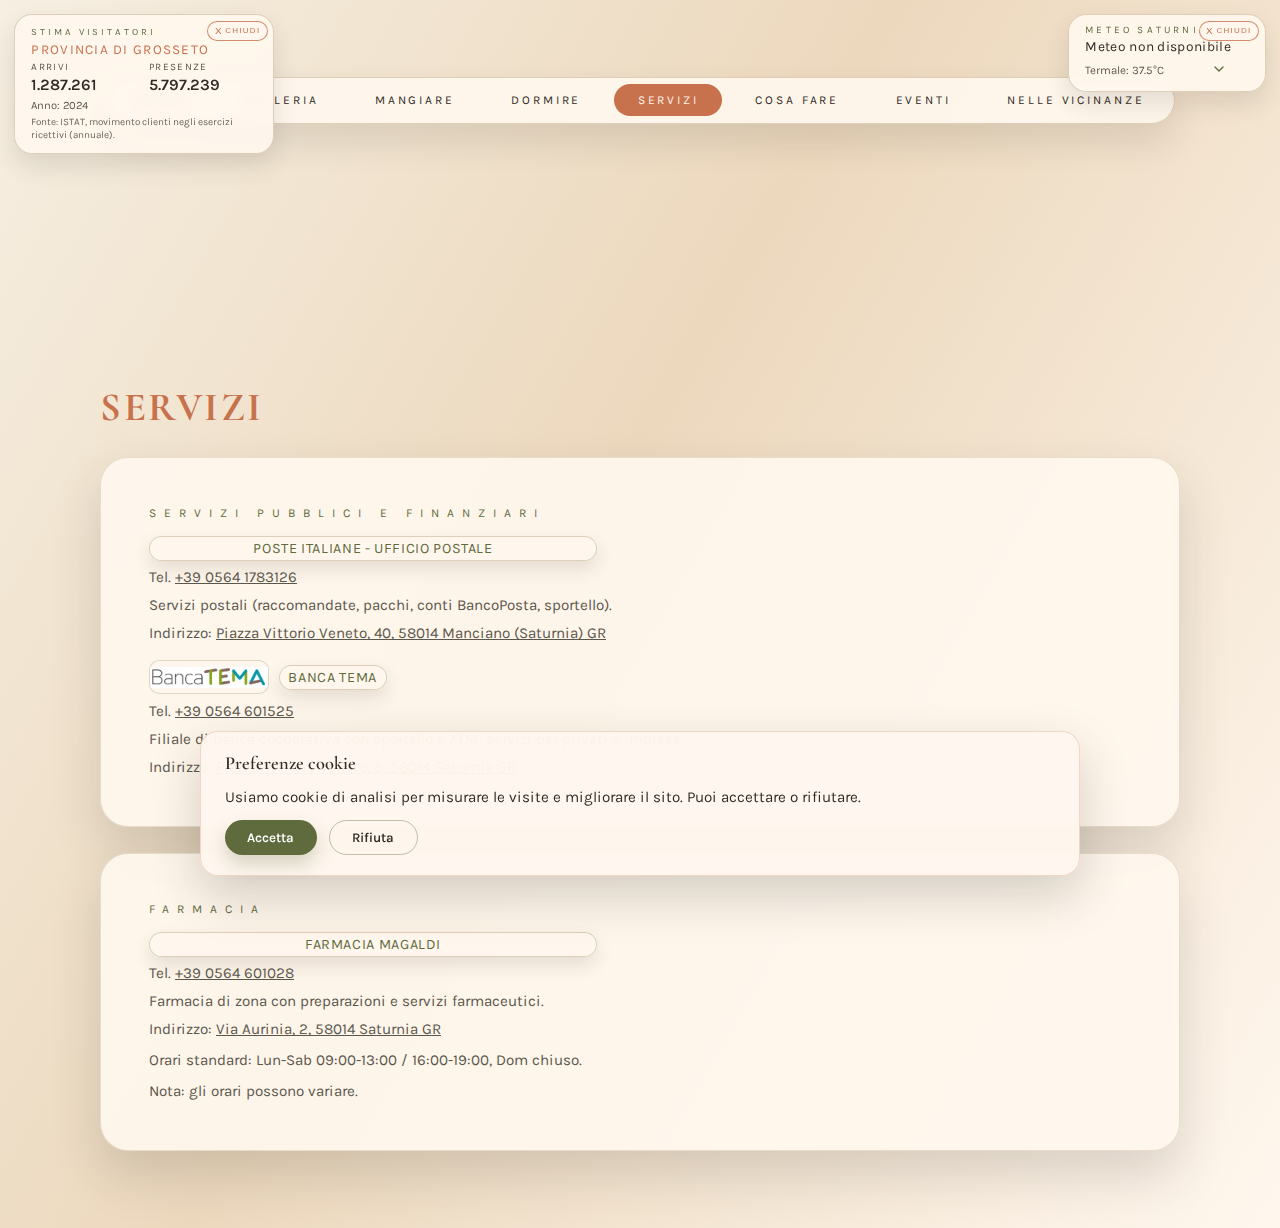
<file: servizi.html>
<!DOCTYPE html>
<html lang="it">
  <head>
    <meta charset="UTF-8" />
    <meta name="viewport" content="width=device-width, initial-scale=1.0" />
    <title>Servizi - Borgo di Saturnia</title>
    <link rel="preconnect" href="https://fonts.googleapis.com" />
    <link rel="preconnect" href="https://fonts.gstatic.com" crossorigin />
    <link
      href="https://fonts.googleapis.com/css2?family=Cormorant+Garamond:wght@500;600;700&family=Karla:wght@300;400;500;600&display=swap"
      rel="stylesheet"
    />
    <link rel="stylesheet" href="styles.css?v=20260208" />
    <!-- Google tag (gtag.js) -->
    <script async src="https://www.googletagmanager.com/gtag/js?id=G-NJHTPDBTJT"></script>
    <script>
      window.dataLayer = window.dataLayer || [];
      function gtag(){dataLayer.push(arguments);}
      gtag('consent', 'default', {
        ad_storage: 'denied',
        analytics_storage: 'denied',
        ad_user_data: 'denied',
        ad_personalization: 'denied'
      });
      gtag('js', new Date());
      gtag('config', 'G-NJHTPDBTJT', { send_page_view: false });
    </script>
    <meta name="google-site-verification" content="65cwK7kglkx99sZnT142liwdmGItBqiuk-l00JaFisA" />
  </head>
  <body class="services-page">
    <div
      class="global-weather"
      data-thermal="37.5"
    >
      <span class="global-weather-label">Meteo Saturnia</span>
      <span class="global-weather-value" aria-live="polite">Caricamento...</span>
      <div class="global-weather-row">
        <span class="global-weather-thermal"></span>
        <button class="global-weather-toggle" type="button" aria-label="Apri meteo settimanale">
          <svg class="global-weather-chevron" viewBox="0 0 24 24" aria-hidden="true" focusable="false">
            <path d="M6 9l6 6 6-6"></path>
          </svg>
        </button>
      </div>
      <button
        class="global-weather-close"
        type="button"
        aria-label="Chiudi meteo"
      >
        X <span class="weather-close-text">Chiudi</span>
      </button>
      <div class="global-weather-weekly" id="global-weather-weekly" hidden>
        <p class="global-weather-weekly-title">Prossimi 7 giorni</p>
        <p class="global-weather-weekly-status">Caricamento...</p>
        <ul class="global-weather-weekly-list"></ul>
      </div>
    </div>
    <div class="visitor-widget" id="visitor-widget" aria-live="polite">
      <span class="visitor-eyebrow">Stima visitatori</span>
      <p class="visitor-title">Provincia di Grosseto</p>
      <div class="visitor-grid">
        <div class="visitor-stat">
          <span class="visitor-label">Arrivi</span>
          <span class="visitor-value" id="visitor-arrivi">-</span>
        </div>
        <div class="visitor-stat">
          <span class="visitor-label">Presenze</span>
          <span class="visitor-value" id="visitor-presenze">-</span>
        </div>
      </div>
      <p class="visitor-meta" id="visitor-year">Anno: -</p>
      <button class="visitor-close" type="button" aria-label="Chiudi stima visitatori">X <span class="visitor-close-text">Chiudi</span></button>
      <p class="visitor-source">
        Fonte: ISTAT, movimento clienti negli esercizi ricettivi (annuale).
      </p>
    </div>
    <main class="page">
      <nav class="site-nav" aria-label="Menu principale">
        <a class="nav-tab" href="index.html">Borgo</a>
        <a class="nav-tab" href="galleria.html">Galleria</a>
        <a class="nav-tab" href="dove-mangiare.html">
          <span class="nav-label-full">Mangiare</span>
          <span class="nav-label-short">Mangiare</span>
        </a>
        <a class="nav-tab" href="dove-dormire.html">
          <span class="nav-label-full">Dormire</span>
          <span class="nav-label-short">Dormire</span>
        </a>
        <a class="nav-tab is-active" href="servizi.html" aria-current="page">Servizi</a>
        <details class="nav-dropdown">
          <summary class="nav-tab">
            <span class="nav-label-full">Cosa fare</span>
            <span class="nav-label-short">Cosa fare</span>
          </summary>
          <div class="nav-dropdown-menu">
            <a class="nav-dropdown-item" href="cosa-fare.html#cavallo">Cavallo</a>
            <a class="nav-dropdown-item" href="cosa-fare.html#degustazioni">
              Degustazioni
            </a>
            <a class="nav-dropdown-item" href="cosa-fare.html#golf">Golf</a>
            <a class="nav-dropdown-item" href="cosa-fare.html#acque-termali">Acque termali</a>
          </div>
        </details>
        <a class="nav-tab" href="eventi.html">Eventi</a>
        <a class="nav-tab" href="nelle-vicinanze.html">
          <span class="nav-label-full">Nelle vicinanze</span>
          <span class="nav-label-short">Vicinanze</span>
        </a>
      </nav>
      <header class="hero">
        <p class="eyebrow">Borgo di Saturnia</p>
        <h1>Servizi</h1>
        <p class="subtitle">
          Informazioni utili e servizi essenziali per il borgo.
        </p>
      </header>
      <section class="gallery-section" id="servizi">
        <h2 class="gallery-title">Servizi</h2>
        <div class="activity-card">
          <p class="eyebrow">Servizi pubblici e finanziari</p>
          <div class="activity-content">
            <div class="activity-block">
              <p class="activity-name">Poste Italiane - Ufficio Postale</p>
              <span class="activity-meta">
                Tel. <a href="tel:+3905641783126">+39 0564 1783126</a>
              </span>
              <p class="activity-description">
                Servizi postali (raccomandate, pacchi, conti BancoPosta, sportello).
              </p>
              <span class="activity-meta">
                Indirizzo:
                <a
                  href="https://www.google.com/maps/search/?api=1&query=Piazza%20Vittorio%20Veneto%2C%2040%2C%2058014%20Manciano%20(Saturnia)%20GR"
                  target="_blank"
                  rel="noopener"
                >
                  Piazza Vittorio Veneto, 40, 58014 Manciano (Saturnia) GR
                </a>
              </span>
            </div>
            <div class="activity-block">
              <div class="activity-name-row">
                <img
                  class="activity-mini-logo is-wide"
                  src="assets/images/logo/BancaTemaLogo.jpg"
                  alt="Logo Banca TEMA"
                  loading="lazy"
                />
                <p class="activity-name">Banca TEMA</p>
              </div>
              <span class="activity-meta">
                Tel. <a href="tel:+390564601525">+39 0564 601525</a>
              </span>
              <p class="activity-description">
                Filiale di banca cooperativa con sportello e ATM; servizi per privati e imprese.
              </p>
              <span class="activity-meta">
                Indirizzo:
                <a
                  href="https://www.google.com/maps/search/?api=1&query=Piazza%20Vittorio%20Veneto%2C%208%2C%2058014%20Saturnia%20GR"
                  target="_blank"
                  rel="noopener"
                >
                  Piazza Vittorio Veneto, 8, 58014 Saturnia GR
                </a>
              </span>
            </div>
          </div>
        </div>
        <div class="activity-card">
          <p class="eyebrow">Farmacia</p>
          <div class="activity-content">
            <div class="activity-block">
              <p class="activity-name">Farmacia Magaldi</p>
              <span class="activity-meta">
                Tel. <a href="tel:+390564601028">+39 0564 601028</a>
              </span>
              <p class="activity-description">
                Farmacia di zona con preparazioni e servizi farmaceutici.
              </p>
              <span class="activity-meta">
                Indirizzo:
                <a
                  href="https://www.google.com/maps/search/?api=1&query=Via%20Aurinia%2C%202%2C%2058014%20Saturnia%20GR"
                  target="_blank"
                  rel="noopener"
                >
                  Via Aurinia, 2, 58014 Saturnia GR
                </a>
              </span>
              <span class="activity-meta">
                Orari standard: Lun-Sab 09:00-13:00 / 16:00-19:00, Dom chiuso.
              </span>
              <span class="activity-meta">
                Nota: gli orari possono variare.
              </span>
            </div>
          </div>
        </div>
      </section>
    </main>
    <script>
      const visitorArrivi = document.getElementById("visitor-arrivi");
      const visitorPresenze = document.getElementById("visitor-presenze");
      const visitorYear = document.getElementById("visitor-year");

      const formatNumber = (value) =>
        new Intl.NumberFormat("it-IT").format(Math.round(value));

      const extractLatestObservation = (payload) => {
        const dataset = payload?.data?.dataSets?.[0];
        const series = dataset?.series;
        const seriesKey = series ? Object.keys(series)[0] : null;
        const observations = seriesKey ? series[seriesKey]?.observations : null;
        const timeValues =
          payload?.data?.structure?.dimensions?.observation?.[0]?.values || [];

        if (!observations || !timeValues.length) {
          return null;
        }

        let latest = null;
        Object.keys(observations).forEach((key) => {
          const idx = Number(key);
          const value = observations[key]?.[0];
          const time = timeValues[idx]?.id;
          if (value == null || !time) {
            return;
          }
          if (!latest || time > latest.time) {
            latest = { time, value };
          }
        });

        return latest;
      };

      const loadVisitorData = async () => {
        try {
          const response = await fetch("data/istat-grosseto.json");
          if (!response.ok) {
            throw new Error("Local data not found");
          }
          const data = await response.json();
          if (!data || data.arrivi == null || data.presenze == null) {
            throw new Error("Invalid data");
          }
          visitorArrivi.textContent = formatNumber(data.arrivi);
          visitorPresenze.textContent = formatNumber(data.presenze);
          visitorYear.textContent = `Anno: ${data.anno}`;
        } catch (error) {
          if (visitorYear) {
            visitorYear.textContent = "Dati non disponibili al momento.";
          }
        }
      };

      loadVisitorData();

      const visitorWidget = document.getElementById("visitor-widget");
      const visitorClose = document.querySelector(".visitor-close");
      const visitorWidgetState = "visitor-widget-collapsed";
      if (visitorWidget && window.localStorage) {
        const isCollapsed = window.localStorage.getItem(visitorWidgetState) === "1";
        if (isCollapsed) {
          visitorWidget.classList.add("is-collapsed");
        }
      }
      if (visitorClose && visitorWidget) {
        visitorClose.addEventListener("click", (event) => {
          event.stopPropagation();
          visitorWidget.classList.toggle("is-collapsed");
          if (window.localStorage) {
            window.localStorage.setItem(visitorWidgetState, visitorWidget.classList.contains("is-collapsed") ? "1" : "0");
          }
        });
      }

      if (visitorWidget) {
        visitorWidget.addEventListener("click", () => {
          if (visitorWidget.classList.contains("is-collapsed")) {
            visitorWidget.classList.remove("is-collapsed");
            if (window.localStorage) {
              window.localStorage.setItem(visitorWidgetState, "0");
            }
          }
        });
      }
    </script>
    <div class="consent-banner is-hidden" role="dialog" aria-modal="false" aria-label="Consenso cookie">
      <p class="consent-banner__title">Preferenze cookie</p>
      <p class="consent-banner__text">Usiamo cookie di analisi per misurare le visite e migliorare il sito. Puoi accettare o rifiutare.</p>
      <div class="consent-banner__actions">
        <button class="consent-banner__button consent-banner__button--accept" type="button" data-consent-accept>Accetta</button>
        <button class="consent-banner__button consent-banner__button--reject" type="button" data-consent-reject>Rifiuta</button>
      </div>
    </div>
    <script src="consent.js?v=20260208"></script>
    <script src="weather-widget.js?v=20260201"></script>
  </body>
</html>
</file>
<file: styles.css>
﻿:root {
  --sand: #f6efe2;
  --sun: #f2d2a3;
  --terracotta: #c8724d;
  --olive: #5f6b3d;
  --ink: #2f2b25;
  --cream: #fff7ee;
  --hotel: #2f9a3a;
  --hotel-soft: #e7f6ea;
  --food: #6a2ca5;
  --food-soft: #efe2fb;
  --bar: #1e6fb8;
  --bar-soft: #e3f0fb;
  --market: #0aa6a6;
  --market-soft: #d6f5f5;
}

html {
  background: var(--sand);
}

* {
  box-sizing: border-box;
  margin: 0;
  padding: 0;
}

[hidden] {
  display: none !important;
}

body {
  font-family: "Karla", sans-serif;
  color: var(--ink);
  background: linear-gradient(120deg, #f6efe2 0%, #ecd8bd 45%, #fff7ee 100%);
  min-height: 100vh;
  position: relative;
  overflow-x: hidden;
}

body.has-video-bg {
  background: transparent;
}

body.modal-open {
  overflow: hidden;
}

.page-background {
  position: fixed;
  inset: 0;
  z-index: -2;
  overflow: hidden;
  pointer-events: none;
}

.page-background::after {
  content: "";
  position: absolute;
  inset: 0;
  background: linear-gradient(
    120deg,
    rgba(246, 239, 226, 0.7) 0%,
    rgba(236, 216, 189, 0.7) 45%,
    rgba(255, 247, 238, 0.7) 100%
  );
}

.page-background-video {
  width: 100%;
  height: 100%;
  object-fit: cover;
  filter: saturate(0.9) brightness(0.9);
}

.page-background-video.is-embed {
  position: absolute;
  top: 50%;
  left: 50%;
  width: 100vw;
  height: 100vh;
  min-width: 177.78vh;
  min-height: 56.25vw;
  transform: translate(-50%, -50%);
  border: 0;
}

body::before,
body::after {
  content: "";
  position: fixed;
  inset: 0;
  pointer-events: none;
  z-index: -1;
}

body::before {
  background:
    radial-gradient(circle at 15% 20%, rgba(242, 210, 163, 0.4), transparent 55%),
    radial-gradient(circle at 85% 15%, rgba(200, 114, 77, 0.18), transparent 60%),
    radial-gradient(circle at 70% 85%, rgba(95, 107, 61, 0.18), transparent 55%);
}

body::after {
  background-image: repeating-linear-gradient(
    45deg,
    rgba(255, 255, 255, 0.12) 0,
    rgba(255, 255, 255, 0.12) 2px,
    transparent 2px,
    transparent 10px
  );
  opacity: 0.4;
}


.page {
  min-height: 100vh;
  display: grid;
  align-content: center;
  justify-items: center;
  gap: clamp(2rem, 5vw, 4.5rem);
  padding: clamp(2.5rem, 6vw, 5rem) clamp(1.5rem, 6vw, 6rem);
  text-align: center;
  position: relative;
  z-index: 0;
}

.site-nav {
  display: inline-flex;
  align-items: center;
  gap: 0.6rem;
  padding: 0.4rem;
  border-radius: 999px;
  border: 1px solid rgba(200, 180, 150, 0.6);
  background: rgba(255, 247, 238, 0.92);
  box-shadow: 0 18px 34px rgba(47, 43, 37, 0.12);
}

.nav-tab {
  display: inline-flex;
  align-items: center;
  justify-content: center;
  padding: 0.5rem 1.4rem;
  border-radius: 999px;
  border: 1px solid transparent;
  font-size: 0.75rem;
  letter-spacing: 0.18rem;
  text-transform: uppercase;
  text-decoration: none;
  color: var(--ink);
  transition: background-color 0.2s ease, color 0.2s ease, border-color 0.2s ease;
}

.nav-label-short {
  display: none;
}

.nav-dropdown {
  position: relative;
  display: inline-flex;
  align-items: center;
}

.nav-dropdown > summary {
  list-style: none;
  cursor: pointer;
}

.nav-dropdown > summary::-webkit-details-marker {
  display: none;
}

.nav-dropdown-menu {
  position: absolute;
  top: calc(100% + 0.6rem);
  left: 0;
  min-width: 12rem;
  background: rgba(255, 247, 238, 0.98);
  border-radius: 18px;
  border: 1px solid rgba(200, 180, 150, 0.6);
  padding: 0.6rem;
  box-shadow: 0 16px 30px rgba(47, 43, 37, 0.12);
  display: grid;
  gap: 0.4rem;
  z-index: 20;
}

.nav-dropdown:not([open]) .nav-dropdown-menu {
  display: none;
}

.nav-dropdown-item {
  display: block;
  padding: 0.45rem 0.9rem;
  border-radius: 999px;
  text-decoration: none;
  font-size: 0.72rem;
  letter-spacing: 0.12rem;
  text-transform: uppercase;
  color: var(--ink);
  transition: background-color 0.2s ease, color 0.2s ease;
}

.nav-dropdown-item:hover {
  background: rgba(200, 114, 77, 0.12);
  color: var(--terracotta);
}

.nav-dropdown-item:focus-visible {
  outline: 2px solid rgba(47, 43, 37, 0.6);
  outline-offset: 2px;
}

body.is-mobile-preview .page {
  width: min(420px, 100%);
  margin: 0 auto;
  padding: clamp(2rem, 6vw, 3rem) clamp(1rem, 6vw, 2.5rem);
  gap: clamp(1.6rem, 4vw, 2.6rem);
}

body.is-mobile-preview {
  font-size: 15px;
}

body.is-mobile-preview .site-nav {
  flex-wrap: wrap;
  justify-content: center;
  width: 100%;
}

body.is-mobile-preview .nav-tab {
  padding: 0.4rem 0.8rem;
  font-size: 0.66rem;
  letter-spacing: 0.1rem;
  flex: 1 1 calc(50% - 0.6rem);
}

body.is-mobile-preview .nav-dropdown {
  flex: 1 1 calc(50% - 0.6rem);
}

body.is-mobile-preview .nav-dropdown > summary {
  width: 100%;
  justify-content: center;
}

body.is-mobile-preview .nav-dropdown-menu {
  position: static;
  width: 100%;
  transform: none;
  box-shadow: none;
}

body.is-mobile-preview .nav-dropdown-item {
  text-align: center;
}

body.is-mobile-preview .global-weather {
  top: auto;
  bottom: 0.8rem;
  left: 0.6rem;
  right: 0.6rem;
  padding: 0.45rem 0.8rem;
  align-items: center;
}

body.is-mobile-preview .global-weather-value {
  font-size: 0.8rem;
}

body.is-mobile-preview .global-weather-weekly {
  text-align: left;
}

body.is-mobile-preview .language-widget {
  top: 4.4rem;
  bottom: auto;
  right: 0.6rem;
  padding: 0.25rem;
}

body.is-mobile-preview .language-option {
  width: 30px;
  height: 30px;
  font-size: 0.95rem;
}

body.is-mobile-preview .map-section {
  margin-top: 0;
}

body.is-mobile-preview .map-controls {
  position: static;
  margin-bottom: 0.6rem;
}

body.is-mobile-preview .map-filters {
  gap: 0.35rem;
  flex-wrap: nowrap;
  overflow: hidden;
}

body.is-mobile-preview .filter-toggle {
  font-size: 0.52rem;
  letter-spacing: 0.02rem;
  padding: 0.22rem 0.45rem;
  flex: 0 0 auto;
}

body.is-mobile-preview .map-frame {
  padding: clamp(0.8rem, 2.5vw, 1.2rem);
}

body.is-mobile-preview .gallery-video-grid {
  grid-template-columns: repeat(2, minmax(0, 1fr));
  gap: 0.8rem;
}

body.is-mobile-preview .gallery-video-grid .gallery-card {
  padding: 0.7rem;
}

body.is-mobile-preview .gallery-video-grid .gallery-video {
  border-radius: 12px;
}

body.is-mobile-preview .gallery-video-grid .gallery-caption {
  font-size: 0.82rem;
  line-height: 1.3;
}

body.is-mobile-preview .gallery-grid {
  grid-template-columns: 1fr;
}

body.is-mobile-preview .gallery-duo {
  grid-template-columns: 1fr;
}

body.is-mobile-preview .borgo-layout,
body.is-mobile-preview .food-layout,
body.is-mobile-preview .stay-layout {
  grid-template-columns: 1fr;
}

body.is-mobile-preview .borgo-layout .monument-grid {
  grid-template-columns: 1fr;
}

body.is-mobile-preview .map-legends,
body.is-mobile-preview .contest-grid {
  grid-template-columns: 1fr;
}

body.is-mobile-preview h1 {
  font-size: 2rem;
  letter-spacing: 0.12rem;
}

body.is-mobile-preview .subtitle {
  font-size: 1rem;
}

body.is-mobile-preview .gallery-title,
body.is-mobile-preview .event-title,
body.is-mobile-preview .food-title,
body.is-mobile-preview .stay-title,
body.is-mobile-preview .distance-title,
body.is-mobile-preview .activity-title,
body.is-mobile-preview .contest-title,
body.is-mobile-preview .monument-title {
  font-size: 1.8rem;
}

body.is-mobile-preview .eyebrow {
  letter-spacing: 0.35rem;
}

body.is-mobile-preview .stay-card,
body.is-mobile-preview .stay-map-card {
  padding: 1.4rem 1.2rem;
  border-radius: 22px;
}

body.is-mobile-preview .stay-list {
  gap: 1rem;
}

body.is-mobile-preview .stay-item {
  border-bottom: none;
  padding: 0.95rem 1rem;
  border-radius: 18px;
  background: rgba(255, 247, 238, 0.92);
  border: 1px solid rgba(200, 180, 150, 0.5);
  box-shadow: 0 14px 26px rgba(47, 43, 37, 0.12);
}

body.is-mobile-preview .stay-item.is-active {
  padding: 0.95rem 1rem;
}

body.is-mobile-preview .food-card {
  padding: 1.3rem 1.1rem;
  border-radius: 22px;
}

body.is-mobile-preview .food-list {
  gap: 0.6rem;
}

body.is-mobile-preview .food-item {
  gap: 0.35rem;
  padding: 0.7rem 0.85rem;
  border-radius: 16px;
}

body.is-mobile-preview .food-item.is-active {
  padding: 0.7rem 0.85rem;
}

body.is-mobile-preview .food-header {
  gap: 0.5rem;
}

body.is-mobile-preview .food-logo {
  width: 30px;
  height: 30px;
  border-radius: 9px;
}

body.is-mobile-preview .food-name {
  font-size: 0.85rem;
  letter-spacing: 0.05rem;
  line-height: 1.25;
}

body.is-mobile-preview .food-meta {
  font-size: 0.86rem;
  line-height: 1.35;
}

body.is-mobile-preview .food-meta + .food-meta {
  margin-top: 0.12rem;
}

body.is-mobile-preview .food-item.has-map-jump {
  padding-right: 2.6rem;
  padding-bottom: 2rem;
}

body.is-mobile-preview .food-map-jump {
  width: 30px;
  height: 30px;
  border-radius: 9px;
  font-size: 0.62rem;
}

body.is-mobile-preview .food-map-icon {
  width: 100%;
  height: 100%;
  object-fit: cover;
  border-radius: inherit;
}

body.is-mobile-preview .stay-header {
  align-items: flex-start;
  gap: 0.6rem;
}

body.is-mobile-preview .stay-logo {
  width: 54px;
  height: 54px;
  border-radius: 14px;
}

body.is-mobile-preview .stay-name {
  font-size: 0.95rem;
  letter-spacing: 0.06rem;
  line-height: 1.35;
}

body.is-mobile-preview .stay-link {
  display: inline-flex;
  width: 100%;
}

body.is-mobile-preview .stay-meta {
  font-size: 0.9rem;
  line-height: 1.5;
}

body.is-mobile-preview .stay-actions {
  width: 100%;
}

body.is-mobile-preview .stay-booking {
  width: 100%;
  justify-content: center;
  padding: 0.6rem 1rem;
  font-size: 0.74rem;
}

body.is-mobile-preview .stay-map-card .map-frame {
  padding: 0.9rem;
  border-radius: 20px;
}

body.is-mobile-preview .stay-map-card .map-frame img {
  border-radius: 16px;
}

.nav-tab:hover {
  border-color: rgba(200, 114, 77, 0.55);
  color: var(--terracotta);
}

.nav-tab:focus-visible {
  outline: 2px solid rgba(47, 43, 37, 0.6);
  outline-offset: 2px;
}

.nav-tab.is-active,
.nav-tab[aria-current="page"] {
  background: var(--terracotta);
  color: var(--cream);
}

.global-weather {
  position: fixed;
  top: 0.9rem;
  right: 0.9rem;
  z-index: 18;
  display: inline-flex;
  flex-direction: column;
  align-items: flex-start;
  gap: 0.2rem;
  padding: 0.55rem 1rem;
  border-radius: 18px;
  border: 1px solid rgba(200, 180, 150, 0.6);
  background: rgba(255, 247, 238, 0.92);
  box-shadow: 0 12px 24px rgba(47, 43, 37, 0.12);
  backdrop-filter: blur(6px);
  text-align: left;
  cursor: pointer;
  user-select: none;
  padding-right: 2.1rem;
}

.global-weather-label {
  font-size: 0.62rem;
  letter-spacing: 0.2rem;
  text-transform: uppercase;
  color: var(--olive);
}

.global-weather-value {
  font-size: 0.86rem;
  letter-spacing: 0.02rem;
  color: var(--ink);
  display: inline-flex;
  align-items: center;
  gap: 0.4rem;
}

.global-weather-row {
  display: flex;
  align-items: center;
  justify-content: space-between;
  gap: 0.5rem;
  width: 100%;
}

.global-weather-thermal {
  font-size: 0.72rem;
  color: #5b574d;
}

.global-weather-toggle {
  border: none;
  background: transparent;
  font-size: 0.85rem;
  color: var(--olive);
  transition: transform 0.2s ease, color 0.2s ease;
  cursor: pointer;
  padding: 0.2rem 0.25rem;
  line-height: 1;
  border-radius: 999px;
}

.global-weather-chevron {
  width: 16px;
  height: 16px;
  stroke: currentColor;
  stroke-width: 2;
  fill: none;
  stroke-linecap: round;
  stroke-linejoin: round;
  pointer-events: none;
}

.global-weather-toggle:hover {
  color: var(--terracotta);
  background: rgba(200, 114, 77, 0.12);
}

.global-weather-toggle:focus-visible {
  outline: 2px solid rgba(47, 43, 37, 0.6);
  outline-offset: 2px;
  border-radius: 999px;
}

.global-weather.is-open .global-weather-toggle {
  transform: rotate(180deg);
}

.global-weather-weekly {
  margin-top: 0.5rem;
  padding-top: 0.5rem;
  border-top: 1px dashed rgba(200, 180, 150, 0.6);
  width: 100%;
  display: grid;
  gap: 0.35rem;
}

.global-weather-weekly[hidden] {
  display: none;
}

.global-weather-weekly-title {
  font-size: 0.68rem;
  letter-spacing: 0.12rem;
  text-transform: uppercase;
  color: var(--olive);
}

.global-weather-weekly-status {
  font-size: 0.72rem;
  color: #5b574d;
}

.global-weather-weekly-list {
  list-style: none;
  padding: 0;
  margin: 0;
  display: grid;
  gap: 0.3rem;
}

.global-weather-weekly-item {
  display: grid;
  grid-template-columns: auto auto auto 1fr;
  gap: 0.4rem;
  align-items: center;
  font-size: 0.72rem;
  color: #5b574d;
}

.global-weather-icon,
.global-weather-weekly-icon {
  width: 18px;
  height: 18px;
  stroke: var(--terracotta);
  stroke-width: 1.8;
  fill: none;
  stroke-linecap: round;
  stroke-linejoin: round;
  flex: 0 0 auto;
}

.global-weather-icon {
  width: 20px;
  height: 20px;
}

.global-weather-text {
  display: inline-flex;
  align-items: center;
}

.global-weather-weekly-day {
  color: var(--ink);
  font-weight: 600;
  text-transform: capitalize;
}

.global-weather-weekly-temps {
  font-weight: 600;
  color: var(--terracotta);
}

.global-weather-weekly-label {
  color: #5b574d;
}

.global-weather:focus-visible {
  outline: 2px solid rgba(47, 43, 37, 0.6);
  outline-offset: 3px;
}

.global-weather-close {
  position: absolute;
  top: 0.35rem;
  right: 0.35rem;
  height: 20px;
  border-radius: 999px;
  border: 1px solid rgba(200, 114, 77, 0.8);
  background: rgba(255, 247, 238, 0.95);
  color: var(--terracotta);
  font-size: 0.62rem;
  letter-spacing: 0.08rem;
  text-transform: uppercase;
  display: inline-flex;
  align-items: center;
  justify-content: center;
  cursor: pointer;
  gap: 0.15rem;
  padding: 0 0.4rem;
}

.global-weather-close:hover {
  border-color: var(--terracotta);
  color: var(--terracotta);
}

.weather-close-text {
  font-size: 0.5rem;
  letter-spacing: 0.08rem;
}

.global-weather-close:focus-visible {
  outline: 2px solid rgba(47, 43, 37, 0.6);
  outline-offset: 2px;
}

.global-weather.is-hidden {
  display: none;
}

.global-weather-min {
  position: fixed;
  bottom: 0.9rem;
  right: 0.9rem;
  z-index: 18;
  display: inline-flex;
  align-items: center;
  gap: 0.35rem;
  padding: 0.55rem 0.7rem;
  border-radius: 18px;
  border: 1px solid rgba(200, 180, 150, 0.6);
  background: rgba(255, 247, 238, 0.92);
  box-shadow: 0 12px 24px rgba(47, 43, 37, 0.12);
  cursor: pointer;
}

@media (min-width: 900px) {
  .global-weather-min {
    top: 0.9rem;
    right: 0.9rem;
    bottom: auto;
  }
}

.global-weather-min:hover {
  border-color: rgba(200, 114, 77, 0.7);
}

.global-weather-min:focus-visible {
  outline: 2px solid rgba(47, 43, 37, 0.6);
  outline-offset: 2px;
}

.global-weather-min-icon {
  width: 26px;
  height: 26px;
  stroke: var(--terracotta);
  stroke-width: 1.8;
  fill: none;
  stroke-linecap: round;
  stroke-linejoin: round;
}

.global-weather-min-temp {
  font-size: 0.8rem;
  color: var(--ink);
}

.language-widget {
  position: fixed;
  top: 7.2rem;
  right: 0.9rem;
  z-index: 18;
  display: inline-flex;
  align-items: center;
  gap: 0.35rem;
  padding: 0.35rem;
  border-radius: 999px;
  border: 1px solid rgba(200, 180, 150, 0.55);
  background: rgba(255, 247, 238, 0.96);
  box-shadow: 0 16px 28px rgba(47, 43, 37, 0.14);
}

.language-option {
  width: 34px;
  height: 34px;
  border-radius: 50%;
  border: 1px solid rgba(200, 180, 150, 0.45);
  background: rgba(255, 247, 238, 0.95);
  color: var(--ink);
  font-size: 1.1rem;
  display: grid;
  place-items: center;
  cursor: pointer;
  transition: transform 0.2s ease, background-color 0.2s ease, color 0.2s ease;
}

.language-widget .language-option {
  display: none;
}

.language-widget .language-option.is-active {
  display: grid;
}

.language-widget.is-open {
  flex-direction: column;
  align-items: center;
  border-radius: 18px;
  padding: 0.4rem;
  gap: 0.4rem;
}

.language-widget.is-open .language-option {
  display: grid;
}

@media (min-width: 900px) {
  .language-widget {
    top: 6.6rem;
  }

  .language-widget .language-option {
    display: grid;
  }

  .language-widget {
    flex-direction: row;
    border-radius: 999px;
    padding: 0.35rem;
    gap: 0.35rem;
  }
}

.language-option:hover {
  transform: translateY(-1px);
}

.language-option.is-active {
  background: var(--terracotta);
  color: var(--cream);
  border-color: rgba(200, 114, 77, 0.75);
}

.language-option:focus-visible {
  outline: 2px solid rgba(47, 43, 37, 0.6);
  outline-offset: 2px;
}

.language-flag {
  width: 100%;
  height: 100%;
  object-fit: cover;
  border-radius: 50%;
  display: block;
}

.translate-element {
  position: fixed;
  left: -9999px;
  width: 1px;
  height: 1px;
  overflow: hidden;
}

iframe.goog-te-banner-frame,
.goog-te-banner-frame,
.goog-te-banner-frame.skiptranslate,
.goog-te-banner {
  display: none !important;
  visibility: hidden !important;
}

html,
body {
  margin-top: 0 !important;
  top: 0 !important;
}

#goog-gt-tt,
.goog-te-balloon-frame,
body > .skiptranslate {
  display: none !important;
  visibility: hidden !important;
}

#goog-gt-tt,
.goog-te-balloon-frame {
  display: none !important;
}

.visitor-widget {
  position: fixed;
  top: 0.9rem;
  left: 0.9rem;
  z-index: 17;
  display: grid;
  gap: 0.3rem;
  padding: 0.65rem 1rem;
  border-radius: 18px;
  border: 1px solid rgba(200, 180, 150, 0.6);
  background: rgba(255, 247, 238, 0.92);
  box-shadow: 0 12px 24px rgba(47, 43, 37, 0.12);
  backdrop-filter: blur(6px);
  text-align: left;
  width: min(260px, 92vw);
}

.visitor-eyebrow {
  font-size: 0.6rem;
  letter-spacing: 0.18rem;
  text-transform: uppercase;
  color: var(--olive);
}

.visitor-title {
  font-size: 0.85rem;
  letter-spacing: 0.08rem;
  text-transform: uppercase;
  color: var(--terracotta);
}

.visitor-grid {
  display: grid;
  grid-template-columns: repeat(2, minmax(0, 1fr));
  gap: 0.6rem;
}

.visitor-stat {
  display: grid;
  gap: 0.15rem;
}

.visitor-label {
  font-size: 0.62rem;
  letter-spacing: 0.08rem;
  text-transform: uppercase;
  color: #5b574d;
}

.visitor-value {
  font-size: 1rem;
  font-weight: 600;
  color: var(--ink);
}

.visitor-meta {
  font-size: 0.7rem;
  color: #5b574d;
}

.visitor-source {
  font-size: 0.62rem;
  color: #6a655b;
  line-height: 1.3;
}

.visitor-close {
  position: absolute;
  top: 0.35rem;
  right: 0.35rem;
  height: 20px;
  border-radius: 999px;
  border: 1px solid rgba(200, 114, 77, 0.8);
  background: rgba(255, 247, 238, 0.95);
  color: var(--terracotta);
  font-size: 0.62rem;
  letter-spacing: 0.08rem;
  text-transform: uppercase;
  display: inline-flex;
  align-items: center;
  justify-content: center;
  cursor: pointer;
  gap: 0.15rem;
  padding: 0 0.4rem;
}

.visitor-close:hover {
  border-color: var(--terracotta);
  color: var(--terracotta);
}

.visitor-close-text {
  font-size: 0.5rem;
  letter-spacing: 0.08rem;
}

.visitor-widget.is-collapsed {
  padding: 0.5rem 0.8rem;
  width: fit-content;
  max-width: 70vw;
}

.visitor-widget.is-collapsed .visitor-eyebrow,
.visitor-widget.is-collapsed .visitor-title,
.visitor-widget.is-collapsed .visitor-meta,
.visitor-widget.is-collapsed .visitor-source {
  display: none;
}

.visitor-widget.is-collapsed .visitor-close {
  display: none;
}

.visitor-widget.is-collapsed .visitor-grid {
  margin-top: 0.1rem;
  grid-template-columns: 1fr;
  gap: 0.25rem;
}

@media (max-width: 900px) {
  .visitor-widget {
    left: 0.6rem;
    right: auto;
    top: 5.8rem;
  }
}

@media (max-width: 640px) {
  .visitor-widget {
    position: fixed !important;
    top: auto;
    bottom: 5.4rem;
    left: 0.6rem;
    right: 0.6rem;
    width: auto;
    padding: 0.55rem 0.85rem;
    border-radius: 16px;
    background: rgba(255, 247, 238, 0.92);
    border: 1px solid rgba(200, 180, 150, 0.6);
    box-shadow: 0 12px 24px rgba(47, 43, 37, 0.12);
  }

  .visitor-widget.is-collapsed {
    padding: 0.4rem 0.55rem;
    width: fit-content;
    max-width: 70vw;
    left: auto;
    right: 0.6rem;
  }

  .visitor-grid {
    grid-template-columns: 1fr 1fr;
  }

  .visitor-title {
    font-size: 0.78rem;
  }

  .visitor-value {
    font-size: 0.85rem;
  }
}

@media (max-width: 430px) {
  .visitor-widget {
    bottom: 5.9rem;
    padding: 0.5rem 0.75rem;
  }

  .visitor-eyebrow {
    letter-spacing: 0.14rem;
  }

  .visitor-title {
    font-size: 0.72rem;
  }

  .visitor-value {
    font-size: 0.85rem;
  }

  .visitor-source {
    font-size: 0.58rem;
  }
}

.preview-toggle {
  position: fixed;
  top: 0.9rem;
  left: 0.9rem;
  z-index: 19;
  display: inline-flex;
  align-items: center;
  justify-content: center;
  padding: 0.45rem 0.9rem;
  border-radius: 999px;
  border: 1px solid rgba(200, 180, 150, 0.6);
  background: rgba(255, 247, 238, 0.92);
  box-shadow: 0 10px 20px rgba(47, 43, 37, 0.12);
  font-size: 0.68rem;
  letter-spacing: 0.14rem;
  text-transform: uppercase;
  color: var(--ink);
  cursor: pointer;
}

.preview-toggle:hover {
  border-color: rgba(200, 114, 77, 0.7);
  color: var(--terracotta);
}

.preview-toggle:focus-visible {
  outline: 2px solid rgba(47, 43, 37, 0.6);
  outline-offset: 2px;
}

.hero {
  max-width: 44rem;
  display: grid;
  gap: 0.8rem;
  animation: rise 1.1s ease forwards;
  opacity: 0;
  transform: translateY(18px);
}

.eyebrow {
  font-size: 0.75rem;
  letter-spacing: 0.5rem;
  text-transform: uppercase;
  color: var(--olive);
}

h1 {
  font-family: "Cormorant Garamond", serif;
  font-size: clamp(1.7rem, 4.2vw, 3.1rem);
  letter-spacing: 0.18rem;
  text-transform: uppercase;
  color: var(--terracotta);
}

.subtitle {
  font-size: clamp(1rem, 2.2vw, 1.25rem);
  line-height: 1.6;
  color: #5b574d;
}

.map-section {
  width: min(1040px, 100%);
  margin-top: -1rem;
  animation: rise 1.1s ease forwards;
  animation-delay: 0.2s;
  opacity: 0;
  transform: translateY(18px);
}

.monument-section {
  width: min(1080px, 100%);
  display: grid;
  gap: 1.8rem;
}

.monument-header {
  text-align: center;
  display: grid;
  gap: 0.8rem;
}

.monument-title {
  font-family: "Cormorant Garamond", serif;
  font-size: clamp(1.9rem, 4vw, 2.8rem);
  letter-spacing: 0.18rem;
  text-transform: uppercase;
  color: var(--terracotta);
}

.monument-intro {
  font-size: 1rem;
  line-height: 1.6;
  color: #5b574d;
  max-width: 42rem;
  margin: 0 auto;
}

.monument-grid {
  display: grid;
  gap: 1rem;
  grid-template-columns: minmax(0, 1fr);
}

.monument-modal {
  position: fixed;
  inset: 0;
  background: rgba(47, 43, 37, 0.55);
  display: flex;
  align-items: center;
  justify-content: center;
  padding: clamp(1.4rem, 4vw, 3rem);
  z-index: 20;
}

.monument-modal[hidden] {
  display: none;
}

.monument-modal-dialog {
  width: min(920px, 94vw);
  max-height: 90vh;
  overflow: auto;
  background: rgba(255, 247, 238, 0.98);
  border-radius: 26px;
  border: 1px solid rgba(200, 180, 150, 0.5);
  box-shadow: 0 28px 60px rgba(47, 43, 37, 0.3);
  padding: clamp(1.4rem, 3vw, 2.4rem);
  display: grid;
  gap: 1rem;
}

.monument-modal-close {
  justify-self: end;
  border: 1px solid rgba(200, 180, 150, 0.6);
  background: rgba(255, 247, 238, 0.95);
  color: var(--ink);
  font-family: "Karla", sans-serif;
  font-size: 0.8rem;
  letter-spacing: 0.12rem;
  text-transform: uppercase;
  padding: 0.45rem 1.2rem;
  border-radius: 999px;
  cursor: pointer;
  transition: background-color 0.2s ease, color 0.2s ease;
}

.monument-modal-close:hover {
  background: var(--terracotta);
  color: var(--cream);
}

.monument-detail {
  background: rgba(255, 247, 238, 0.94);
  border-radius: 24px;
  border: 1px solid rgba(200, 180, 150, 0.4);
  box-shadow: 0 18px 36px rgba(47, 43, 37, 0.16);
  padding: 1.4rem 1.6rem;
  display: grid;
  gap: 0.8rem;
  text-align: left;
}

.monument-modal .monument-detail {
  background: transparent;
  border: none;
  box-shadow: none;
  padding: 0;
}

.monument-detail-eyebrow {
  font-size: 0.75rem;
  letter-spacing: 0.3rem;
  text-transform: uppercase;
  color: var(--olive);
}

.monument-detail-title {
  font-size: 1.2rem;
  letter-spacing: 0.14rem;
  text-transform: uppercase;
  color: var(--terracotta);
}

.monument-detail-text {
  font-size: 0.98rem;
  line-height: 1.6;
  color: #5b574d;
}

.monument-audio-button {
  justify-self: start;
  border: 1px solid rgba(200, 180, 150, 0.6);
  background: rgba(255, 247, 238, 0.95);
  color: var(--ink);
  font-family: "Karla", sans-serif;
  font-size: 0.8rem;
  letter-spacing: 0.12rem;
  text-transform: uppercase;
  padding: 0.55rem 1.3rem;
  border-radius: 999px;
  cursor: pointer;
  transition: background-color 0.2s ease, color 0.2s ease;
}

.monument-audio-button:hover {
  background: var(--terracotta);
  color: var(--cream);
}

.monument-audio-button:disabled {
  opacity: 0.6;
  cursor: not-allowed;
}

.monument-audio-status {
  min-height: 1.2rem;
  font-size: 0.9rem;
  color: #5b574d;
}

.monument-detail-image {
  width: 100%;
  height: auto;
  border-radius: 16px;
  border: 1px solid rgba(200, 180, 150, 0.5);
  box-shadow: 0 12px 24px rgba(47, 43, 37, 0.16);
}

.monument-card {
  background: rgba(255, 247, 238, 0.92);
  border-radius: 18px;
  border: 1px solid rgba(200, 180, 150, 0.4);
  box-shadow: 0 16px 32px rgba(47, 43, 37, 0.12);
  padding: 0.75rem 1.3rem;
  display: grid;
  gap: 0.5rem;
  text-align: left;
}

.monument-card.has-photo {
  background:
    linear-gradient(120deg, rgba(255, 247, 238, 0.85), rgba(255, 247, 238, 0.6)),
    var(--card-image) center / cover no-repeat;
}

.monument-card h3 {
  font-size: 0.85rem;
  letter-spacing: 0.1rem;
  text-transform: uppercase;
  color: var(--olive);
}

.monument-card p {
  color: #5b574d;
  line-height: 1.45;
  font-size: 0.9rem;
}

.monument-link {
  justify-self: start;
  border: 1px solid rgba(200, 180, 150, 0.6);
  background: rgba(255, 247, 238, 0.9);
  color: var(--ink);
  font-family: "Karla", sans-serif;
  font-size: 0.8rem;
  letter-spacing: 0.12rem;
  text-transform: uppercase;
  padding: 0.5rem 1.1rem;
  border-radius: 999px;
  cursor: pointer;
  transition: background-color 0.2s ease, color 0.2s ease, border-color 0.2s ease;
}

.monument-link:hover {
  border-color: rgba(200, 114, 77, 0.8);
  color: var(--terracotta);
}

.monument-link:focus-visible {
  outline: 2px solid rgba(47, 43, 37, 0.6);
  outline-offset: 2px;
}

.contest-section {
  width: min(980px, 100%);
}

.contest-media-section {
  width: min(980px, 100%);
}

.photo-section {
  width: min(980px, 100%);
}

.gallery-section {
  width: min(1080px, 100%);
  display: grid;
  gap: 1.6rem;
}

.activity-section#acque-termali {
  width: min(1240px, 100%);
}

.gallery-section.gallery-video-section#galleria {
  margin-top: -1.6rem;
}

.gallery-duo {
  width: min(1500px, 100%);
  display: grid;
  gap: 2.4rem;
  grid-template-columns: repeat(2, minmax(0, 1fr));
  align-items: start;
}

.gallery-duo .gallery-section {
  width: 100%;
}

.gallery-duo .gallery-video-grid {
  grid-template-columns: 1fr;
}

.gallery-duo .gallery-card {
  padding: 1rem;
}

.gallery-duo .gallery-video {
  height: clamp(240px, 28vw, 380px);
  object-fit: cover;
}

.gallery-video-grid {
  display: grid;
  gap: 1.4rem;
  grid-template-columns: repeat(3, minmax(0, 1fr));
}

.activity-video-grid {
  display: grid;
  gap: 1.4rem;
  grid-template-columns: repeat(2, minmax(0, 1fr));
}

.activity-image-grid {
  display: grid;
  column-gap: 0.6rem;
  row-gap: 1.4rem;
  grid-template-columns: repeat(2, minmax(0, 1fr));
}

.activity-image-grid .gallery-card {
  padding: 0;
  border: none;
  border-radius: 0;
  background: transparent;
  box-shadow: none;
  position: relative;
  overflow: visible;
}

.activity-image-grid .gallery-card.is-wide {
  grid-column: span 2;
}

.activity-image-grid .gallery-card.is-wide .gallery-image {
  aspect-ratio: 16 / 9;
  min-height: clamp(220px, 30vw, 420px);
}

.gallery-title {
  font-family: "Cormorant Garamond", serif;
  font-size: clamp(1.8rem, 4vw, 2.5rem);
  letter-spacing: 0.16rem;
  text-transform: uppercase;
  color: var(--terracotta);
  text-align: left;
}

.gallery-section#terme-di-saturnia-natural-destination .gallery-title {
  white-space: nowrap;
  font-size: clamp(1.4rem, 2.8vw, 2.1rem);
}

.contest-card {
  background: rgba(255, 247, 238, 0.92);
  border-radius: 28px;
  border: 1px solid rgba(200, 180, 150, 0.4);
  box-shadow: 0 24px 50px rgba(47, 43, 37, 0.16);
  padding: clamp(1.8rem, 4vw, 3rem);
  display: grid;
  gap: 1.6rem;
}

.contest-title {
  font-family: "Cormorant Garamond", serif;
  font-size: clamp(1.8rem, 4vw, 2.6rem);
  letter-spacing: 0.16rem;
  text-transform: uppercase;
  color: var(--terracotta);
}

.contest-intro {
  font-size: 1rem;
  line-height: 1.6;
  color: #5b574d;
}

.contest-grid {
  display: grid;
  gap: 1.6rem;
}

.contest-subtitle {
  font-size: 0.85rem;
  letter-spacing: 0.2rem;
  text-transform: uppercase;
  color: var(--olive);
  margin-bottom: 0.6rem;
}

.contest-steps ol {
  padding-left: 1.2rem;
  display: grid;
  gap: 0.6rem;
  text-align: left;
  color: #5b574d;
  line-height: 1.5;
}

.contest-form {
  display: grid;
  gap: 0.8rem;
  text-align: left;
}

.contest-field {
  display: grid;
  gap: 0.35rem;
  font-size: 0.8rem;
  letter-spacing: 0.12rem;
  text-transform: uppercase;
  color: var(--olive);
}

.contest-field input {
  border-radius: 16px;
  border: 1px solid rgba(200, 180, 150, 0.6);
  padding: 0.75rem 1rem;
  font-family: "Karla", sans-serif;
  font-size: 0.95rem;
  background: #fff;
}

.contest-field input:focus-visible {
  outline: 2px solid rgba(47, 43, 37, 0.6);
  outline-offset: 2px;
}

.contest-button {
  margin-top: 0.4rem;
  border: none;
  border-radius: 999px;
  padding: 0.7rem 1.8rem;
  font-family: "Karla", sans-serif;
  font-size: 0.9rem;
  letter-spacing: 0.12rem;
  text-transform: uppercase;
  background: var(--terracotta);
  color: var(--cream);
  cursor: pointer;
  transition: transform 0.2s ease, box-shadow 0.2s ease;
}

.contest-button:hover {
  transform: translateY(-1px);
  box-shadow: 0 10px 20px rgba(200, 114, 77, 0.3);
}

.contest-status,
.contest-feedback {
  min-height: 1.2rem;
  font-size: 0.9rem;
  color: #5b574d;
}

.contest-upload {
  display: grid;
  gap: 0.6rem;
  text-align: left;
}

.contest-selected {
  font-size: 0.95rem;
  color: #5b574d;
}

.contest-file {
  border-radius: 16px;
  border: 1px solid rgba(200, 180, 150, 0.6);
  padding: 0.6rem;
  font-family: "Karla", sans-serif;
  background: #fff;
}

.contest-file::file-selector-button {
  border: none;
  border-radius: 999px;
  padding: 0.5rem 1.2rem;
  margin-right: 0.8rem;
  font-family: "Karla", sans-serif;
  font-size: 0.85rem;
  letter-spacing: 0.08rem;
  text-transform: uppercase;
  background: var(--olive);
  color: var(--cream);
  cursor: pointer;
}

.contest-file:disabled {
  opacity: 0.6;
  cursor: not-allowed;
}

.contest-progress {
  margin-top: 0.8rem;
  display: grid;
  gap: 0.5rem;
}

.contest-media {
  margin-top: 1.2rem;
  padding: 1rem;
  border-radius: 22px;
  border: 1px solid rgba(200, 180, 150, 0.45);
  background: rgba(255, 247, 238, 0.9);
  box-shadow: 0 18px 34px rgba(47, 43, 37, 0.12);
}

.photo-card {
  margin-top: 1.2rem;
  padding: 1rem;
  border-radius: 22px;
  border: 1px solid rgba(200, 180, 150, 0.45);
  background: rgba(255, 247, 238, 0.9);
  box-shadow: 0 18px 34px rgba(47, 43, 37, 0.12);
}

.gallery-grid {
  display: grid;
  gap: 1.4rem;
  grid-template-columns: repeat(auto-fit, minmax(240px, 1fr));
}

.gallery-card {
  margin-top: 0.2rem;
  padding: 1rem;
  border-radius: 22px;
  border: 1px solid rgba(200, 180, 150, 0.45);
  background: rgba(255, 247, 238, 0.9);
  box-shadow: 0 18px 34px rgba(47, 43, 37, 0.12);
  text-align: left;
}

.contest-image {
  width: 100%;
  height: auto;
  display: block;
  border-radius: 16px;
  border: 1px solid rgba(200, 180, 150, 0.5);
  box-shadow: 0 14px 30px rgba(47, 43, 37, 0.18);
}

.photo-image {
  width: 100%;
  height: auto;
  display: block;
  border-radius: 16px;
  border: 1px solid rgba(200, 180, 150, 0.5);
  box-shadow: 0 14px 30px rgba(47, 43, 37, 0.18);
}

.gallery-image {
  width: 100%;
  height: 220px;
  display: block;
  object-fit: cover;
  border-radius: 16px;
  border: 1px solid rgba(200, 180, 150, 0.5);
  box-shadow: 0 14px 30px rgba(47, 43, 37, 0.18);
}

.activity-image-grid .gallery-image {
  height: auto;
  aspect-ratio: 4 / 5;
  object-fit: contain;
  background: transparent;
  padding: 0;
  border-radius: 0;
  width: 100%;
  display: block;
  min-height: clamp(220px, 28vw, 380px);
  cursor: zoom-in;
}

.activity-image-grid .gallery-card.page-left::after,
.activity-image-grid .gallery-card.page-right::after {
  content: none;
}

.activity-image-grid .gallery-card.page-left::after {
  background: linear-gradient(
    90deg,
    rgba(0, 0, 0, 0.12) 0%,
    rgba(0, 0, 0, 0) 22%,
    rgba(0, 0, 0, 0) 72%,
    rgba(0, 0, 0, 0.22) 100%
  );
}

.activity-image-grid .gallery-card.page-right::after {
  background: linear-gradient(
    90deg,
    rgba(0, 0, 0, 0.22) 0%,
    rgba(0, 0, 0, 0) 28%,
    rgba(0, 0, 0, 0) 78%,
    rgba(0, 0, 0, 0.12) 100%
  );
}

.gallery-video {
  width: 100%;
  height: auto;
  display: block;
  border-radius: 16px;
  border: 1px solid rgba(200, 180, 150, 0.5);
  box-shadow: 0 14px 30px rgba(47, 43, 37, 0.18);
  background: #000;
  cursor: zoom-in;
}

.gallery-video.is-embed {
  aspect-ratio: 16 / 9;
  cursor: auto;
}

.gallery-caption {
  margin-top: 0.75rem;
  font-size: 0.95rem;
  color: #5b574d;
}

.gallery-modal {
  position: fixed;
  inset: 0;
  background: rgba(47, 43, 37, 0.6);
  display: flex;
  align-items: center;
  justify-content: center;
  padding: clamp(1.4rem, 4vw, 3rem);
  z-index: 25;
}

.gallery-modal[hidden] {
  display: none;
}

.gallery-modal-dialog {
  width: min(1000px, 94vw);
  max-height: 90vh;
  overflow: auto;
  background: rgba(255, 247, 238, 0.98);
  border-radius: 26px;
  border: 1px solid rgba(200, 180, 150, 0.5);
  box-shadow: 0 28px 60px rgba(47, 43, 37, 0.3);
  padding: clamp(1.2rem, 3vw, 2.2rem);
  display: grid;
  gap: 0.9rem;
  text-align: left;
}

.gallery-modal-title {
  font-family: "Cormorant Garamond", serif;
  font-size: clamp(1.4rem, 3vw, 2rem);
  letter-spacing: 0.14rem;
  text-transform: uppercase;
  color: var(--terracotta);
}

.gallery-modal-video {
  width: 100%;
  max-height: 70vh;
  display: block;
  border-radius: 18px;
  border: 1px solid rgba(200, 180, 150, 0.5);
  box-shadow: 0 14px 30px rgba(47, 43, 37, 0.2);
  background: #000;
}

.gallery-modal-image {
  width: 100%;
  max-height: 70vh;
  display: block;
  border-radius: 16px;
  border: none;
  box-shadow: none;
  background: transparent;
  object-fit: contain;
}

.image-modal-stage {
  position: relative;
  display: grid;
  align-items: center;
}

.image-modal-nav {
  position: absolute;
  top: 50%;
  transform: translateY(-50%);
  width: 46px;
  height: 46px;
  border-radius: 999px;
  border: 1px solid rgba(200, 180, 150, 0.6);
  background: rgba(255, 247, 238, 0.96);
  color: var(--ink);
  font-size: 1.6rem;
  display: grid;
  place-items: center;
  cursor: pointer;
  transition: background-color 0.2s ease, color 0.2s ease;
}

.image-modal-nav:hover {
  background: var(--terracotta);
  color: var(--cream);
}

.image-modal-prev {
  left: 0.8rem;
}

.image-modal-next {
  right: 0.8rem;
}

.image-modal-counter {
  text-align: center;
  font-size: 0.9rem;
  letter-spacing: 0.08rem;
  text-transform: uppercase;
  color: #5b574d;
}

.gallery-modal-caption {
  font-size: 0.95rem;
  color: #5b574d;
}

.gallery-modal-close {
  justify-self: end;
  border: 1px solid rgba(200, 180, 150, 0.6);
  background: rgba(255, 247, 238, 0.95);
  color: var(--ink);
  font-family: "Karla", sans-serif;
  font-size: 0.8rem;
  letter-spacing: 0.12rem;
  text-transform: uppercase;
  padding: 0.45rem 1.2rem;
  border-radius: 999px;
  cursor: pointer;
  transition: background-color 0.2s ease, color 0.2s ease;
}

.gallery-modal-close:hover {
  background: var(--terracotta);
  color: var(--cream);
}

.contest-progress-bar {
  width: 100%;
  height: 10px;
  border-radius: 999px;
  background: rgba(95, 107, 61, 0.15);
  overflow: hidden;
}

.contest-progress-fill {
  display: block;
  height: 100%;
  width: 0;
  background: var(--olive);
  transition: width 0.3s ease;
}

.contest-progress-text {
  font-size: 0.9rem;
  color: #5b574d;
}

.contest-reward {
  border-radius: 14px;
  padding: 0.75rem 1rem;
  background: rgba(95, 107, 61, 0.12);
  border: 1px solid rgba(95, 107, 61, 0.3);
  color: var(--olive);
  font-weight: 600;
}

.distance-section {
  width: min(980px, 100%);
}

.event-section {
  width: min(980px, 100%);
}

.activity-section {
  width: min(1080px, 100%);
}

.food-section {
  width: min(1180px, 100%);
}

.stay-section {
  width: min(1180px, 100%);
}

.borgo-layout {
  width: min(1180px, 100%);
  display: grid;
  gap: 1.6rem;
  align-items: start;
}

.borgo-layout .map-section,
.borgo-layout .monument-section {
  width: 100%;
  margin: 0;
}

.borgo-layout .map-section {
  margin-top: 0;
}

.borgo-layout .monument-section {
  grid-template-rows: auto 1fr;
}

.borgo-layout .monument-grid {
  min-height: 0;
  grid-template-columns: repeat(3, minmax(0, 1fr));
  gap: 0.5rem;
}

.borgo-layout .monument-card {
  aspect-ratio: 1 / 1;
  display: flex;
  flex-direction: column;
  align-items: flex-start;
  overflow: hidden;
  padding: 0.5rem 0.7rem;
  gap: 0.35rem;
}

.borgo-layout .monument-card h3 {
  display: -webkit-box;
  -webkit-line-clamp: 2;
  -webkit-box-orient: vertical;
  overflow: hidden;
}

.borgo-layout .monument-card p {
  display: -webkit-box;
  -webkit-line-clamp: 3;
  -webkit-box-orient: vertical;
  overflow: hidden;
}

.borgo-layout .monument-link {
  margin-top: auto;
}

.food-layout,
.stay-layout {
  width: min(1180px, 100%);
  display: grid;
  gap: 1.6rem;
  align-items: start;
}

.distance-card {
  background: rgba(255, 247, 238, 0.92);
  border-radius: 28px;
  border: 1px solid rgba(200, 180, 150, 0.4);
  box-shadow: 0 24px 50px rgba(47, 43, 37, 0.16);
  padding: clamp(1.8rem, 4vw, 3rem);
  display: grid;
  gap: 1.4rem;
}

.event-card {
  background: rgba(255, 247, 238, 0.92);
  border-radius: 28px;
  border: 1px solid rgba(200, 180, 150, 0.4);
  box-shadow: 0 24px 50px rgba(47, 43, 37, 0.16);
  padding: clamp(1.8rem, 4vw, 3rem);
  display: grid;
  gap: 1rem;
  text-align: left;
}

.activity-card {
  background: rgba(255, 247, 238, 0.92);
  border-radius: 28px;
  border: 1px solid rgba(200, 180, 150, 0.4);
  box-shadow: 0 24px 50px rgba(47, 43, 37, 0.16);
  padding: clamp(1.8rem, 4vw, 3rem);
  display: grid;
  gap: 1rem;
  text-align: left;
}

.activity-card--image-grid {
  padding: clamp(1.2rem, 3vw, 2.2rem);
  border: none;
  background: transparent;
  box-shadow: none;
}

.food-card,
.stay-card {
  background: rgba(255, 247, 238, 0.92);
  border-radius: 28px;
  border: 1px solid rgba(200, 180, 150, 0.4);
  box-shadow: 0 24px 50px rgba(47, 43, 37, 0.16);
  padding: clamp(1.8rem, 4vw, 3rem);
  display: grid;
  gap: 1rem;
  text-align: left;
}

.food-map-card,
.stay-map-card {
  background: rgba(255, 247, 238, 0.92);
  border-radius: 28px;
  border: 1px solid rgba(200, 180, 150, 0.4);
  box-shadow: 0 24px 50px rgba(47, 43, 37, 0.16);
  padding: clamp(1.8rem, 4vw, 3rem);
  display: grid;
  gap: 1rem;
  text-align: left;
}

.distance-title {
  font-family: "Cormorant Garamond", serif;
  font-size: clamp(1.8rem, 4vw, 2.5rem);
  letter-spacing: 0.16rem;
  text-transform: uppercase;
  color: var(--terracotta);
}

.event-title {
  font-family: "Cormorant Garamond", serif;
  font-size: clamp(1.8rem, 4vw, 2.5rem);
  letter-spacing: 0.16rem;
  text-transform: uppercase;
  color: var(--terracotta);
}

.activity-title {
  font-family: "Cormorant Garamond", serif;
  font-size: clamp(1.8rem, 4vw, 2.5rem);
  letter-spacing: 0.16rem;
  text-transform: uppercase;
  color: var(--terracotta);
}

.food-title,
.stay-title {
  font-family: "Cormorant Garamond", serif;
  font-size: clamp(1.8rem, 4vw, 2.5rem);
  letter-spacing: 0.16rem;
  text-transform: uppercase;
  color: var(--terracotta);
}

.stay-title-compact {
  font-size: clamp(0.95rem, 2.1vw, 1.35rem);
  letter-spacing: 0.03rem;
  white-space: nowrap;
}

.stay-accordion {
  border: none;
  padding: 0;
  margin: 0;
}

.stay-accordion + .stay-accordion {
  margin-top: 1.2rem;
}

.stay-accordion-summary {
  list-style: none;
  cursor: pointer;
  display: flex;
  align-items: center;
  gap: 0.8rem;
  width: 100%;
}

.stay-accordion-summary::-webkit-details-marker {
  display: none;
}

.stay-accordion-summary::after {
  content: "+";
  font-size: 1rem;
  color: var(--terracotta);
  font-weight: 700;
  margin-left: auto;
  width: 28px;
  height: 28px;
  border-radius: 50%;
  border: 2px solid rgba(200, 114, 77, 0.85);
  background: rgba(255, 247, 238, 0.98);
  display: inline-flex;
  align-items: center;
  justify-content: center;
}

.stay-accordion[open] .stay-accordion-summary::after {
  content: "–";
}

.stay-accordion-summary .stay-title {
  margin: 0;
}

.stay-accordion-body {
  margin-top: 0.6rem;
}

@media (min-width: 900px) {
  .stay-accordion-summary {
    padding-right: 0.6rem;
  }

  .stay-accordion-summary::after {
    margin-right: 1rem;
  }
}

.food-group {
  display: grid;
  gap: 0.8rem;
}

.food-group + .food-group {
  margin-top: 0.6rem;
}

.food-group > summary {
  list-style: none;
  cursor: pointer;
  display: flex;
  align-items: center;
  justify-content: space-between;
  gap: 1rem;
}

.food-group > summary::-webkit-details-marker {
  display: none;
}

.food-group > summary::after {
  content: "+";
  font-size: 1.2rem;
  color: var(--terracotta);
  font-weight: 600;
  line-height: 1;
}

.food-group[open] > summary::after {
  content: "–";
}

@media (max-width: 640px) {
  .food-title {
    font-size: 1.4rem;
    letter-spacing: 0.1rem;
  }

  .stay-title-compact {
    font-size: 0.88rem;
    letter-spacing: 0.01rem;
  }
}

.distance-intro {
  font-size: 1rem;
  line-height: 1.6;
  color: #5b574d;
}

.event-intro {
  font-size: 1rem;
  line-height: 1.6;
  color: #5b574d;
}

.activity-intro {
  font-size: 1rem;
  line-height: 1.6;
  color: #5b574d;
}

.activity-name-row {
  display: flex;
  align-items: center;
  gap: 0.6rem;
}

.activity-mini-logo {
  width: 34px;
  height: 34px;
  border-radius: 10px;
  object-fit: cover;
  border: 1px solid rgba(200, 180, 150, 0.5);
  background: rgba(255, 247, 238, 0.9);
  flex: 0 0 auto;
}

.activity-mini-logo.is-wide {
  width: 120px;
  height: 34px;
  object-fit: contain;
}

.activity-content {
  display: grid;
  gap: 1rem;
}

.activity-block {
  display: grid;
  gap: 0.35rem;
}

.food-list,
.stay-list {
  list-style: none;
  padding: 0;
  margin: 0;
  display: grid;
  gap: 0.8rem;
}

.activity-list {
  list-style: none;
  padding: 0;
  margin: 0;
  display: grid;
  gap: 0.8rem;
}

.food-item,
.stay-item {
  display: grid;
  gap: 0.3rem;
  padding-bottom: 0.8rem;
  border-bottom: 1px solid rgba(200, 180, 150, 0.35);
}

.stay-item {
  gap: 0.45rem;
}

.food-item.has-map-jump {
  position: relative;
  padding-right: 3rem;
  padding-bottom: 2.4rem;
}

.food-item.is-bar {
  padding: 0.9rem 1rem;
  border-radius: 16px;
  border: 1px solid rgba(200, 180, 150, 0.45);
  background: rgba(255, 247, 238, 0.92);
  box-shadow: 0 12px 24px rgba(47, 43, 37, 0.12);
}

.food-item.is-bar.has-map-jump {
  padding-right: 3.2rem;
  padding-bottom: 2.6rem;
}

.food-item.is-bar .food-name {
  font-size: 1rem;
  letter-spacing: 0.1rem;
}

.activity-item {
  display: grid;
  gap: 0.35rem;
  padding-bottom: 0.8rem;
  border-bottom: 1px solid rgba(200, 180, 150, 0.35);
}

.food-item.is-active {
  background: rgba(242, 210, 163, 0.18);
  border-radius: 16px;
  border: 1px solid rgba(200, 114, 77, 0.35);
  box-shadow: 0 18px 34px rgba(200, 114, 77, 0.28);
  padding: 0.6rem 0.7rem;
}

.stay-item.is-active {
  background: rgba(246, 239, 226, 0.65);
  border-radius: 16px;
  border: 1px solid rgba(95, 107, 61, 0.35);
  box-shadow: 0 18px 34px rgba(95, 107, 61, 0.2);
  padding: 0.6rem 0.7rem;
}

.stay-card .food-item,
.stay-card .stay-item {
  width: calc(100% - 2.4rem);
  margin-right: 2.4rem;
}

.food-header {
  display: flex;
  align-items: center;
  gap: 0.7rem;
}

.food-logo {
  width: 34px;
  height: 34px;
  border-radius: 10px;
  object-fit: cover;
  border: 1px solid rgba(200, 180, 150, 0.5);
  background: rgba(255, 247, 238, 0.9);
}

.food-logo.is-wide {
  width: 140px;
  height: 34px;
  object-fit: contain;
}

.logo-link {
  display: inline-flex;
  text-decoration: none;
}

.logo-link:focus-visible {
  outline: 2px solid rgba(47, 43, 37, 0.6);
  outline-offset: 2px;
  border-radius: 12px;
}

.stay-header {
  display: flex;
  align-items: center;
  gap: 0.7rem;
}

.stay-logo {
  width: 48px;
  height: 48px;
  border-radius: 12px;
  object-fit: cover;
  border: 1px solid rgba(200, 180, 150, 0.5);
  background: rgba(255, 247, 238, 0.9);
}

.food-item:last-child,
.stay-item:last-child {
  border-bottom: none;
  padding-bottom: 0;
}

body.is-mobile-preview .stay-item:last-child {
  padding-bottom: 0.95rem;
}

.activity-item:last-child {
  border-bottom: none;
  padding-bottom: 0;
}

.food-name,
.stay-name {
  font-size: 0.9rem;
  letter-spacing: 0.08rem;
  text-transform: uppercase;
  color: var(--olive);
}

.food-address {
  font-size: 0.8rem;
  letter-spacing: 0.02rem;
  text-transform: none;
  color: #5b574d;
}

.food-address a {
  color: inherit;
  text-decoration: underline;
}

.food-address a:hover {
  color: var(--terracotta);
}

.activity-name {
  font-size: 0.9rem;
  letter-spacing: 0.08rem;
  text-transform: uppercase;
  color: var(--olive);
}

.services-page .activity-name {
  display: inline-block;
  background: rgba(255, 247, 238, 0.98);
  border: 1px solid rgba(200, 180, 150, 0.6);
  border-radius: 999px;
  padding: 0.18rem 0.55rem;
  box-shadow: 0 8px 18px rgba(47, 43, 37, 0.12);
  max-width: 28rem;
  white-space: normal;
  line-height: 1.2;
  text-align: center;
  letter-spacing: 0.04rem;
}


.activity-description {
  font-size: 0.95rem;
  line-height: 1.5;
  color: #5b574d;
}

.activity-groups {
  display: grid;
  gap: 1.4rem;
}

.activity-group {
  background: rgba(255, 247, 238, 0.85);
  border-radius: 20px;
  border: 1px solid rgba(200, 180, 150, 0.4);
  box-shadow: 0 16px 30px rgba(47, 43, 37, 0.08);
  padding: 1.2rem 1.3rem;
  display: grid;
  gap: 0.8rem;
}

.activity-group-title {
  font-size: 0.7rem;
  letter-spacing: 0.2rem;
  text-transform: uppercase;
  color: var(--olive);
}

.activity-group-title.is-brand {
  display: flex;
  align-items: center;
  gap: 0.6rem;
  text-transform: none;
  letter-spacing: 0;
  margin: 0;
}

.activity-meta {
  font-size: 0.95rem;
  color: #5b574d;
  display: block;
  line-height: 1.45;
}

.activity-meta + .activity-meta {
  margin-top: 0.2rem;
}

.activity-meta a {
  color: #5b574d;
  text-decoration: underline;
}

.activity-meta a:hover {
  color: var(--terracotta);
}

.info-list {
  display: grid;
  gap: 0.6rem;
  margin-top: 0.6rem;
}

.info-item {
  display: grid;
  gap: 0.2rem;
  padding: 0.6rem 0.8rem;
  border-radius: 16px;
  border: 1px solid rgba(200, 180, 150, 0.5);
  background: rgba(255, 247, 238, 0.92);
  box-shadow: 0 10px 20px rgba(47, 43, 37, 0.08);
  border-left: 4px solid rgba(200, 114, 77, 0.7);
}

.info-label {
  font-size: 0.7rem;
  letter-spacing: 0.16rem;
  text-transform: uppercase;
  color: var(--olive);
}

.info-text {
  font-size: 0.92rem;
  color: #5b574d;
  line-height: 1.5;
}

.info-text a {
  color: inherit;
  text-decoration: underline;
}

.info-text a:hover {
  color: var(--terracotta);
}

.info-highlight {
  display: grid;
  gap: 0.4rem;
  padding: 0.7rem 0.9rem;
  border-radius: 18px;
  border: 1px solid rgba(200, 180, 150, 0.6);
  background: rgba(255, 247, 238, 0.95);
  box-shadow: 0 12px 24px rgba(47, 43, 37, 0.1);
}

.activity-accordion {
  border: none;
  padding: 0;
  margin: 0;
}

.activity-accordion + .activity-accordion {
  margin-top: 0.8rem;
}

.activity-accordion-summary {
  list-style: none;
  cursor: pointer;
  display: flex;
  align-items: center;
  gap: 0.8rem;
}

.activity-accordion-summary::-webkit-details-marker {
  display: none;
}

.activity-accordion-summary::after {
  content: "+";
  font-size: 1rem;
  color: var(--terracotta);
  font-weight: 700;
  margin-left: auto;
  width: 28px;
  height: 28px;
  border-radius: 50%;
  border: 2px solid rgba(200, 114, 77, 0.85);
  background: rgba(255, 247, 238, 0.98);
  display: inline-flex;
  align-items: center;
  justify-content: center;
  box-shadow: 0 8px 16px rgba(47, 43, 37, 0.12);
}

.activity-accordion[open] .activity-accordion-summary::after {
  content: "–";
}

.activity-accordion-summary .info-highlight {
  flex: 1;
}

.activity-accordion.is-cascatelle .info-highlight {
  background-image:
    linear-gradient(rgba(255, 247, 238, 0.78), rgba(255, 247, 238, 0.78)),
    url("https://img.youtube.com/vi/ZqJY7ghRzjU/hqdefault.jpg");
  background-size: cover;
  background-position: center;
  border-color: rgba(200, 114, 77, 0.4);
}

.activity-accordion.is-terme .info-highlight {
  background-image:
    linear-gradient(rgba(255, 247, 238, 0.78), rgba(255, 247, 238, 0.78)),
    url("https://img.youtube.com/vi/13hudUrJ30g/hqdefault.jpg");
  background-size: cover;
  background-position: center;
  border-color: rgba(200, 114, 77, 0.4);
}


.activity-accordion-summary:hover .info-highlight {
  border-color: rgba(200, 114, 77, 0.75);
  box-shadow: 0 14px 28px rgba(47, 43, 37, 0.14);
}

.activity-accordion-body {
  margin-top: 0.6rem;
}

@media (min-width: 900px) {
  #acque-termali.activity-section {
    width: min(1240px, 100%);
  }

  .info-highlight {
    min-height: 180px;
    padding: 1.2rem 1.4rem;
  }

  .activity-accordion-summary::after {
    width: 36px;
    height: 36px;
    font-size: 1.1rem;
  }

  .activity-accordion-summary .info-highlight::after {
    top: 0.8rem;
    right: 1rem;
    font-size: 0.62rem;
  }
}

.info-item--access {
  border-left-color: var(--terracotta);
}

.info-item--parking {
  border-left-color: var(--market);
}

.info-item--costs {
  border-left-color: var(--bar);
}

.info-item--services {
  border-left-color: var(--olive);
}

.info-item--golf {
  border-left-color: var(--food);
}

.info-item--fitness {
  border-left-color: var(--bar);
}

.info-item--contact {
  border-left-color: var(--terracotta);
}

.info-item--site {
  border-left-color: var(--market);
}

.info-item--tips {
  border-left-color: var(--food);
}

.info-item--pets {
  border-left-color: var(--ink);
}

@media (min-width: 900px) {
  .activity-groups {
    grid-template-columns: repeat(3, minmax(0, 1fr));
  }
}

.food-link,
.stay-link {
  background: none;
  border: none;
  padding: 0;
  text-align: left;
  font: inherit;
  cursor: pointer;
}

.food-link.is-active,
.stay-link.is-active {
  color: var(--terracotta);
}

.food-link:focus-visible,
.stay-link:focus-visible {
  outline: 2px solid rgba(47, 43, 37, 0.6);
  outline-offset: 2px;
}

.food-map-jump {
  position: absolute;
  right: 0.6rem;
  bottom: 0.6rem;
  width: 34px;
  height: 34px;
  border-radius: 10px;
  border: 1px solid rgba(200, 180, 150, 0.6);
  background: rgba(255, 247, 238, 0.95);
  color: var(--terracotta);
  font-family: "Karla", sans-serif;
  font-size: 0.7rem;
  letter-spacing: 0.08rem;
  text-transform: uppercase;
  display: inline-flex;
  align-items: center;
  justify-content: center;
  cursor: pointer;
  box-shadow: 0 10px 20px rgba(47, 43, 37, 0.12);
  transition: transform 0.2s ease, background-color 0.2s ease, color 0.2s ease;
}

@media (min-width: 900px) {
  .food-map-jump {
    right: 1rem;
    bottom: 1rem;
  }
}

.food-map-icon {
  width: 100%;
  height: 100%;
  display: block;
  object-fit: cover;
  border-radius: inherit;
}

.food-map-jump:hover {
  transform: translateY(-1px);
  background: var(--terracotta);
  color: var(--cream);
}

.food-map-jump:focus-visible {
  outline: 2px solid rgba(47, 43, 37, 0.6);
  outline-offset: 2px;
}

.stay-actions {
  display: flex;
  flex-wrap: wrap;
  gap: 0.6rem;
  margin-top: 0.2rem;
}

.stay-booking {
  display: inline-flex;
  align-items: center;
  justify-content: center;
  border: 1px solid rgba(200, 180, 150, 0.6);
  background: rgba(255, 247, 238, 0.9);
  color: var(--ink);
  font-family: "Karla", sans-serif;
  font-size: 0.8rem;
  letter-spacing: 0.08rem;
  text-transform: uppercase;
  padding: 0.45rem 1rem;
  border-radius: 999px;
  text-decoration: none;
  transition: background-color 0.2s ease, color 0.2s ease, border-color 0.2s ease;
}

.stay-booking:hover {
  border-color: rgba(200, 114, 77, 0.8);
  color: var(--terracotta);
}

.stay-booking:focus-visible {
  outline: 2px solid rgba(47, 43, 37, 0.6);
  outline-offset: 2px;
}

.food-meta,
.stay-meta {
  font-size: 0.95rem;
  color: #5b574d;
}

.food-meta {
  font-size: 0.85rem;
  line-height: 1.35;
}

.food-meta {
  display: block;
  line-height: 1.45;
}

.food-meta + .food-meta {
  margin-top: 0.2rem;
}

.stay-meta {
  display: block;
  line-height: 1.45;
}

.stay-meta + .stay-meta {
  margin-top: 0.2rem;
}

.stay-meta a {
  color: inherit;
  text-decoration: underline;
}

.food-meta a {
  color: #5b574d;
  text-decoration: underline;
}

.food-meta a:hover {
  color: var(--terracotta);
}

@media (min-width: 960px) {
  .borgo-layout {
    grid-template-columns: minmax(0, 1.45fr) minmax(0, 0.85fr);
  }

  .borgo-layout .monument-section {
    max-height: var(--borgo-map-height, auto);
    overflow: visible;
  }

  .borgo-layout .monument-grid {
    padding-right: 0.2rem;
  }

  .borgo-layout .monument-card {
    padding: 0.45rem 0.65rem;
    gap: 0.3rem;
  }

  .borgo-layout .monument-card h3 {
    font-size: 0.7rem;
    letter-spacing: 0.07rem;
  }

  .borgo-layout .monument-card p {
    font-size: 0.74rem;
    line-height: 1.35;
  }

  .borgo-layout .monument-link {
    font-size: 0.7rem;
    letter-spacing: 0.08rem;
    padding: 0.35rem 0.7rem;
  }

  .food-layout,
  .stay-layout {
    grid-template-columns: minmax(0, 1fr) minmax(0, 1.1fr);
  }
}

@media (max-width: 900px) {
  .page {
    grid-template-columns: minmax(0, 1fr);
    justify-items: stretch;
    padding: clamp(1.6rem, 5vw, 2.4rem) clamp(0.6rem, 3vw, 1rem);
    padding-left: max(clamp(0.6rem, 3vw, 1rem), env(safe-area-inset-left));
    padding-right: max(clamp(0.6rem, 3vw, 1rem), env(safe-area-inset-right));
    gap: clamp(1.6rem, 4vw, 2.6rem);
  }

  .page > * {
    width: 100%;
    max-width: 100%;
    margin-left: auto;
    margin-right: auto;
  }

  .site-nav {
    flex-wrap: wrap;
    justify-content: center;
    width: 100%;
  }

  .nav-tab {
    padding: 0.45rem 1rem;
    font-size: 0.7rem;
    letter-spacing: 0.12rem;
  }

  .nav-dropdown-menu {
    left: 50%;
    transform: translateX(-50%);
  }

  .global-weather {
    left: 0.6rem;
    right: 0.6rem;
    align-items: center;
  }

  .global-weather-value {
    font-size: 0.8rem;
  }

  .map-filters {
    gap: 0.6rem;
  }

  .filter-toggle {
    font-size: 0.72rem;
    letter-spacing: 0.05rem;
    padding: 0.4rem 0.9rem;
  }

  .map-frame {
    padding: clamp(0.8rem, 2.5vw, 1.2rem);
  }

  .gallery-video-grid {
    grid-template-columns: repeat(2, minmax(0, 1fr));
  }

  .gallery-duo {
    grid-template-columns: 1fr;
  }

  .borgo-layout .monument-grid {
    grid-template-columns: repeat(2, minmax(0, 1fr));
  }
}

@media (max-width: 640px) {
  .page {
    padding-left: max(0.5rem, env(safe-area-inset-left));
    padding-right: max(0.5rem, env(safe-area-inset-right));
  }

  .map-filters {
    display: grid;
    grid-template-columns: repeat(4, minmax(0, 1fr));
    gap: 0.5rem;
  }

  .filter-toggle {
    width: 100%;
    font-size: 0.64rem;
    letter-spacing: 0.03rem;
    padding: 0.5rem 0.35rem;
    line-height: 1.2;
    white-space: normal;
    min-height: 2.2rem;
  }

  .filter-label-full {
    display: inline !important;
  }

  .filter-label-short {
    display: none !important;
  }

  .subtitle,
  .map-caption {
    font-size: 0.85rem;
    line-height: 1.45;
  }

  .subtitle {
    margin-bottom: 0;
  }

  .map-caption {
    margin-top: 0;
  }

  .nav-tab {
    flex: 1 1 calc(50% - 0.6rem);
    padding: 0.4rem 0.8rem;
    font-size: 0.66rem;
    letter-spacing: 0.1rem;
  }

  .nav-dropdown {
    flex: 1 1 calc(50% - 0.6rem);
  }

  .nav-dropdown > summary {
    width: 100%;
    justify-content: center;
  }

  .nav-dropdown-menu {
    position: static;
    width: 100%;
    transform: none;
    box-shadow: none;
  }

  .nav-dropdown-item {
    text-align: center;
  }

  .monument-card.has-photo {
    background: var(--card-image) center / cover no-repeat;
  }

  .monument-card h3 {
    display: inline-block;
    background: rgba(255, 255, 255, 0.88);
    padding: 0.2rem 0.55rem;
    border-radius: 12px;
    border: 1px solid rgba(200, 180, 150, 0.4);
  }

  .monument-card p {
    display: inline-block;
    background: rgba(255, 255, 255, 0.88);
    padding: 0.35rem 0.65rem;
    border-radius: 14px;
    border: 1px solid rgba(200, 180, 150, 0.4);
  }

  .global-weather {
    top: auto;
    bottom: 0.8rem;
    padding: 0.45rem 0.8rem;
  }

  .global-weather-weekly {
    text-align: left;
  }

  .map-section {
    margin-top: 0;
  }

  .map-controls {
    position: static;
    margin-bottom: 0.6rem;
  }

  .filter-toggle {
    font-size: 0.68rem;
    padding: 0.35rem 0.8rem;
  }

  .gallery-video-grid {
    grid-template-columns: 1fr;
  }

  .borgo-layout .monument-grid {
    grid-template-columns: 1fr;
  }
}

@media (max-width: 430px) {
  .site-nav {
    gap: 0.12rem;
    padding: 0.2rem 0.25rem;
  }

  .nav-tab {
    padding: 0.2rem 0.3rem;
    font-size: 0.42rem;
    letter-spacing: 0;
  }
}

@media (max-width: 520px) {
  .nav-label-full {
    display: none;
  }

  .nav-label-short {
    display: inline;
  }
}

@media (max-width: 640px) {
  .activity-video-grid,
  .activity-image-grid {
    grid-template-columns: repeat(2, minmax(0, 1fr));
    column-gap: 0.5rem;
    row-gap: 0.8rem;
  }

  .activity-video-grid .gallery-card,
  .activity-image-grid .gallery-card {
    padding: 0.7rem;
  }

  .activity-video-grid .gallery-video,
  .activity-image-grid .gallery-image {
    border-radius: 12px;
  }

  .activity-image-grid .gallery-card {
    padding: 0;
  }

  .activity-image-grid .gallery-image {
    border-radius: 0;
  }

  .activity-video-grid .gallery-caption,
  .activity-image-grid .gallery-caption {
    font-size: 0.82rem;
    line-height: 1.3;
  }
}

.food-table-wrap {
  margin-top: 1rem;
  overflow-x: auto;
}

.food-table {
  width: 100%;
  border-collapse: collapse;
  font-size: 0.95rem;
  color: #5b574d;
}

.food-table th,
.food-table td {
  text-align: left;
  padding: 0.75rem 0.9rem;
  border-bottom: 1px solid rgba(200, 180, 150, 0.35);
  vertical-align: top;
}

.food-table th {
  font-size: 0.8rem;
  letter-spacing: 0.08rem;
  text-transform: uppercase;
  color: var(--olive);
}

.distance-grid {
  display: grid;
  gap: 1.2rem;
}

.distance-item {
  display: grid;
  gap: 0.6rem;
}

.distance-info {
  display: flex;
  justify-content: space-between;
  align-items: baseline;
  gap: 1rem;
  flex-wrap: wrap;
}

.distance-info h3 {
  font-size: 1rem;
  letter-spacing: 0.08rem;
  text-transform: uppercase;
  color: var(--olive);
}

.distance-info p {
  font-size: 0.95rem;
  color: #5b574d;
}

.distance-note {
  font-size: 0.92rem;
  color: #5b574d;
  line-height: 1.5;
}

.distance-bar {
  width: 100%;
  height: 12px;
  border-radius: 999px;
  background: rgba(200, 114, 77, 0.15);
  overflow: visible;
  position: relative;
}

.distance-fill {
  display: block;
  width: var(--fill);
  height: 100%;
  background: linear-gradient(90deg, var(--terracotta), #f0c087);
  border-radius: inherit;
  box-shadow: 0 6px 14px rgba(200, 114, 77, 0.35);
  position: relative;
  overflow: visible;
}

.distance-icon {
  position: absolute;
  top: 50%;
  right: -0.5rem;
  transform: translateY(-50%);
  width: 22px;
  height: 22px;
  border-radius: 999px;
  border: 1px solid rgba(200, 180, 150, 0.55);
  background: rgba(255, 247, 238, 0.95);
  display: grid;
  place-items: center;
  box-shadow: 0 8px 18px rgba(47, 43, 37, 0.12);
}

.distance-icon svg {
  width: 14px;
  height: 14px;
  stroke: var(--olive);
  stroke-width: 1.8;
  fill: none;
  stroke-linecap: round;
  stroke-linejoin: round;
}

.distance-icon--car svg {
  stroke: var(--terracotta);
}

.map-controls {
  display: inline-flex;
  gap: 0.75rem;
  padding: 0.25rem;
  border-radius: 999px;
  background: rgba(255, 247, 238, 0.7);
  border: 1px solid rgba(200, 180, 150, 0.5);
  margin: 0;
  backdrop-filter: blur(6px);
  position: absolute;
  top: clamp(1.2rem, 3vw, 2rem);
  left: clamp(1.1rem, 2.4vw, 1.6rem);
  z-index: 5;
}

.map-filters {
  display: flex;
  flex-wrap: wrap;
  gap: 0.8rem;
  justify-content: center;
  margin-bottom: 1.4rem;
}

.map-caption {
  margin-top: 0;
  margin-bottom: 0.6rem;
}

.filter-toggle {
  border: 1px solid rgba(200, 180, 150, 0.6);
  background: rgba(255, 247, 238, 0.9);
  color: var(--ink);
  font-family: "Karla", sans-serif;
  font-size: 0.78rem;
  letter-spacing: 0.06rem;
  text-transform: uppercase;
  padding: 0.45rem 1.05rem;
  border-radius: 999px;
  cursor: pointer;
  transition: background-color 0.2s ease, color 0.2s ease, border-color 0.2s ease;
}

.filter-label-short {
  display: none;
}

.filter-toggle.is-active {
  background: var(--olive);
  color: var(--cream);
  border-color: rgba(95, 107, 61, 0.7);
}

.filter-toggle:focus-visible {
  outline: 2px solid rgba(47, 43, 37, 0.6);
  outline-offset: 2px;
}

.view-toggle {
  border: none;
  background: transparent;
  color: var(--ink);
  font-family: "Karla", sans-serif;
  font-size: 0.72rem;
  letter-spacing: 0.05rem;
  text-transform: uppercase;
  padding: 0.3rem 0.75rem;
  border-radius: 999px;
  cursor: pointer;
  transition: background-color 0.2s ease, color 0.2s ease;
}

.view-toggle.is-active {
  background: var(--terracotta);
  color: var(--cream);
}

.view-toggle:focus-visible {
  outline: 2px solid rgba(47, 43, 37, 0.6);
  outline-offset: 2px;
}

.map-frame {
  background: var(--cream);
  padding: clamp(1rem, 2vw, 1.6rem);
  width: min(900px, 100%);
  margin: 0 auto;
  border-radius: 28px;
  border: 1px solid rgba(200, 180, 150, 0.4);
  box-shadow: 0 26px 60px rgba(47, 43, 37, 0.18);
  position: relative;
}

.food-map .map-frame {
  overflow: hidden;
}

.stay-map .map-frame {
  overflow: visible;
}

.map-zoom {
  border-radius: 20px;
  overflow: hidden;
  position: relative;
  touch-action: none;
}

.stay-map .map-zoom,
.stay-map .map-viewport {
  overflow: visible;
}

.map-viewport {
  position: relative;
  width: 100%;
}

.food-map .map-viewport {
  transform-origin: center;
  transition: transform 0.2s ease;
  will-change: transform;
}

.food-map .map-frame img {
  border-radius: 0;
}

.map-zoom-controls {
  position: absolute;
  top: clamp(0.8rem, 2vw, 1.2rem);
  right: clamp(0.8rem, 2vw, 1.2rem);
  display: grid;
  gap: 0.4rem;
  z-index: 6;
}

.food-map .map-zoom.is-pannable {
  cursor: grab;
}

.food-map .map-zoom.is-panning {
  cursor: grabbing;
}

.zoom-button {
  width: 34px;
  height: 34px;
  border-radius: 50%;
  border: 2px solid rgba(95, 107, 61, 0.6);
  background: rgba(255, 247, 238, 0.95);
  color: var(--ink);
  font-family: "Karla", sans-serif;
  font-size: 1rem;
  cursor: pointer;
  box-shadow: 0 10px 20px rgba(47, 43, 37, 0.14);
  transition: background-color 0.2s ease, color 0.2s ease, transform 0.2s ease;
}

.zoom-button:focus-visible {
  outline: 2px solid rgba(47, 43, 37, 0.6);
  outline-offset: 2px;
}

.zoom-button:hover {
  transform: translateY(-1px);
  background: var(--terracotta);
  color: var(--cream);
}

.zoom-button:disabled {
  opacity: 0.6;
  cursor: not-allowed;
}

.map-img {
  display: none;
}

.map[data-view="fumetto"] .map-img[data-view="fumetto"],
.map[data-view="realistica"] .map-img[data-view="realistica"] {
  display: block;
}

.map-frame img {
  width: 100%;
  height: auto;
  border-radius: 20px;
}

.map-overlay {
  position: absolute;
  inset: 0;
}

.map-pin[data-category="hotel"] {
  display: none;
  border-color: var(--hotel);
  background: var(--hotel-soft);
  box-shadow:
    0 12px 28px rgba(47, 43, 37, 0.42),
    0 0 0 8px rgba(47, 154, 58, 0.35);
}

.map-pin[data-category="hotel"]::after {
  background: var(--hotel);
}

.map-pin.is-active[data-category="hotel"] {
  background: var(--hotel);
  box-shadow:
    0 14px 32px rgba(47, 43, 37, 0.48),
    0 0 0 10px rgba(47, 154, 58, 0.4);
}

.map.show-hotels .map-pin[data-category="hotel"] {
  display: block;
}

.map-pin[data-category="ristoranti"] {
  display: none;
  border-color: var(--food);
  background: var(--food-soft);
  box-shadow:
    0 12px 28px rgba(47, 43, 37, 0.42),
    0 0 0 8px rgba(15, 123, 108, 0.28);
}

.map-pin[data-category="ristoranti"]::after {
  background: var(--food);
}

.map-pin.is-active[data-category="ristoranti"] {
  background: var(--food);
  box-shadow:
    0 14px 32px rgba(47, 43, 37, 0.48),
    0 0 0 10px rgba(15, 123, 108, 0.4);
}


.map.show-ristoranti .map-pin[data-category="ristoranti"] {
  display: block;
}

.map-pin[data-category="bar"] {
  display: none;
  border-color: var(--bar);
  background: var(--bar-soft);
  box-shadow:
    0 12px 28px rgba(47, 43, 37, 0.42),
    0 0 0 8px rgba(30, 111, 184, 0.28);
}

.map-pin[data-category="bar"]::after {
  background: var(--bar);
}

.map-pin.is-active[data-category="bar"] {
  background: var(--bar);
  box-shadow:
    0 14px 32px rgba(47, 43, 37, 0.48),
    0 0 0 10px rgba(30, 111, 184, 0.4);
}

.map.show-bars .map-pin[data-category="bar"] {
  display: block;
}

.map-pin[data-category="alimentari"] {
  display: none;
  border-color: var(--market);
  background: var(--market-soft);
  box-shadow:
    0 12px 28px rgba(47, 43, 37, 0.42),
    0 0 0 8px rgba(181, 96, 28, 0.28);
}

.map-pin[data-category="alimentari"]::after {
  background: var(--market);
}

.map-pin.is-active[data-category="alimentari"] {
  background: var(--market);
  box-shadow:
    0 14px 32px rgba(47, 43, 37, 0.48),
    0 0 0 10px rgba(181, 96, 28, 0.4);
}

.map.show-alimentari .map-pin[data-category="alimentari"] {
  display: block;
}

.map-legends {
  margin-top: 1.6rem;
  display: grid;
  gap: 1.4rem;
}

.map-legend-title {
  font-size: 0.85rem;
  letter-spacing: 0.2rem;
  text-transform: uppercase;
  color: var(--olive);
  margin-bottom: 0.6rem;
}

.map-list {
  margin: 0;
  display: flex;
  flex-wrap: wrap;
  gap: 0.6rem;
  justify-content: center;
  list-style: none;
  padding: 0;
}

.map-list li {
  display: block;
}


@media (min-width: 860px) {
  .map-legends {
    grid-template-columns: repeat(2, minmax(0, 1fr));
  }

  .contest-grid {
    grid-template-columns: repeat(2, minmax(0, 1fr));
    align-items: start;
  }
}

@media (min-width: 1120px) {
  .map-legends {
    grid-template-columns: repeat(3, minmax(0, 1fr));
  }
}

@media (min-width: 1320px) {
  .map-legends {
    grid-template-columns: repeat(4, minmax(0, 1fr));
  }
}

.map-item {
  border: 1px solid rgba(200, 180, 150, 0.6);
  background: rgba(255, 247, 238, 0.9);
  color: var(--ink);
  font-family: "Karla", sans-serif;
  font-size: 0.85rem;
  letter-spacing: 0.08rem;
  text-transform: uppercase;
  padding: 0.55rem 1rem;
  border-radius: 999px;
  cursor: pointer;
  transition: background-color 0.2s ease, color 0.2s ease, border-color 0.2s ease;
}

.map-item:hover {
  border-color: rgba(200, 114, 77, 0.8);
}

.map-item.is-active {
  background: var(--olive);
  color: var(--cream);
  border-color: rgba(95, 107, 61, 0.7);
}

.map-item:focus-visible {
  outline: 2px solid rgba(47, 43, 37, 0.6);
  outline-offset: 2px;
}

.map-pin {
  position: absolute;
  top: var(--y);
  left: var(--x);
  width: clamp(1.1rem, 1.8vw, 1.6rem);
  height: clamp(1.1rem, 1.8vw, 1.6rem);
  border-radius: 50%;
  border: 3px solid var(--terracotta);
  background: rgba(255, 247, 238, 0.98);
  transform: translate(-50%, -50%);
  cursor: pointer;
  z-index: 7;
  box-shadow:
    0 12px 28px rgba(47, 43, 37, 0.42),
    0 0 0 8px rgba(47, 43, 37, 0.25);
  transition: transform 0.2s ease, background-color 0.2s ease, box-shadow 0.2s ease;
}


.map-pin::after {
  content: "";
  position: absolute;
  inset: 28%;
  border-radius: 50%;
  background: var(--terracotta);
}

.map-pin:hover {
  transform: translate(-50%, -50%) scale(1.05);
}

.map-pin.is-active {
  background: var(--terracotta);
  z-index: 8;
  box-shadow:
    0 14px 32px rgba(47, 43, 37, 0.48),
    0 0 0 10px rgba(47, 43, 37, 0.3);
}

.map-pin.is-active::after {
  background: var(--cream);
}

.pin-tooltip {
  position: absolute;
  left: 50%;
  bottom: 100%;
  transform: translate(-50%, -12px);
  opacity: 0;
  pointer-events: none;
  min-width: 140px;
  max-width: min(210px, 70vw);
  padding: 0.5rem 0.7rem;
  border-radius: 14px;
  border: 1px solid rgba(200, 180, 150, 0.6);
  background: rgba(255, 247, 238, 0.98);
  color: var(--ink);
  box-shadow: 0 14px 30px rgba(47, 43, 37, 0.18);
  text-align: left;
  display: grid;
  gap: 0.3rem;
  transition: opacity 0.2s ease, transform 0.2s ease;
}

.pin-tooltip::after {
  content: "";
  position: absolute;
  left: 50%;
  bottom: -8px;
  transform: translateX(-50%) rotate(45deg);
  width: 16px;
  height: 16px;
  background: rgba(255, 247, 238, 0.98);
  border-left: 1px solid rgba(200, 180, 150, 0.6);
  border-bottom: 1px solid rgba(200, 180, 150, 0.6);
}

.pin-title {
  font-family: "Cormorant Garamond", serif;
  font-size: 0.85rem;
  letter-spacing: 0.06rem;
  text-transform: uppercase;
  color: var(--terracotta);
}

.food-map .pin-tooltip .pin-header {
  display: inline-flex;
  align-items: center;
  gap: 0.5rem;
}

.food-map .pin-tooltip .pin-title {
  flex: 1;
}

.pin-image {
  width: 100%;
  height: auto;
  border-radius: 12px;
  border: 1px solid rgba(200, 180, 150, 0.5);
  box-shadow: 0 10px 20px rgba(47, 43, 37, 0.15);
}

.food-map .pin-tooltip .pin-image {
  width: 44px;
  height: 44px;
  border-radius: 12px;
  object-fit: cover;
}

.pin-info-button {
  display: inline-flex;
  align-items: center;
  justify-content: center;
  border: 1px solid rgba(200, 180, 150, 0.6);
  background: rgba(255, 247, 238, 0.95);
  color: var(--terracotta);
  font-family: "Karla", sans-serif;
  font-size: 0.7rem;
  letter-spacing: 0.14rem;
  text-transform: uppercase;
  padding: 0.35rem 0.85rem;
  border-radius: 999px;
  cursor: pointer;
  transition: background-color 0.2s ease, color 0.2s ease;
}

.pin-info-button:hover {
  background: var(--terracotta);
  color: var(--cream);
}

.pin-summary {
  display: block;
  font-size: 0.78rem;
  color: #5b574d;
  line-height: 1.4;
}

.pin-summary a {
  color: inherit;
  text-decoration: underline;
}

.pin-summary a:hover {
  color: var(--terracotta);
}

.pin-text {
  font-size: 0.92rem;
  color: #5b574d;
  line-height: 1.4;
}

.map-pin.is-active .pin-tooltip {
  opacity: 1;
  transform: translate(-50%, -18px);
  pointer-events: auto;
}

.map-pin:focus-visible {
  outline: 2px solid rgba(47, 43, 37, 0.6);
  outline-offset: 3px;
}

figcaption {
  margin-top: 0.9rem;
  font-size: 0.95rem;
  color: #5b574d;
}

.map-video {
  margin-top: 1.6rem;
}

.map-video video {
  width: 100%;
  height: auto;
  display: block;
  border-radius: 22px;
  border: 1px solid rgba(200, 180, 150, 0.4);
  box-shadow: 0 20px 40px rgba(47, 43, 37, 0.2);
}

@keyframes rise {
  to {
    opacity: 1;
    transform: translateY(0);
  }
}

@media (max-width: 720px) {
  .eyebrow {
    letter-spacing: 0.35rem;
  }

  h1 {
    letter-spacing: 0.12rem;
  }
}

@media (prefers-reduced-motion: reduce) {
  .hero,
  .map-section {
    animation: none;
    opacity: 1;
    transform: none;
  }
}

@media (max-width: 640px) {
  .map-filters {
    display: grid !important;
    grid-template-columns: repeat(4, minmax(0, 1fr)) !important;
    gap: 0.25rem !important;
    flex-wrap: nowrap !important;
    width: 100%;
  }

  .filter-toggle {
    font-size: 0.42rem !important;
    letter-spacing: 0 !important;
    padding: 0.2rem 0.16rem !important;
    line-height: 1.05 !important;
    white-space: normal !important;
  }

  .filter-label-full {
    display: inline !important;
  }

  .filter-label-short {
    display: none !important;
  }

  .monument-section {
    margin-top: -1rem;
  }
}

@media (max-width: 900px) {
  .site-nav {
    flex-wrap: nowrap;
    width: 100%;
    justify-content: space-between;
    gap: 0.25rem;
    padding: 0.3rem 0.35rem;
  }

  .nav-tab,
  .nav-dropdown {
    flex: 0 0 auto;
  }

  .nav-tab {
    padding: 0.28rem 0.45rem;
    font-size: 0.52rem;
    letter-spacing: 0.02rem;
    white-space: nowrap;
  }

  .nav-dropdown > summary {
    width: auto;
    justify-content: center;
  }

  .nav-dropdown-menu {
    position: absolute;
    left: 0;
    transform: none;
    min-width: 10rem;
  }
}

@media (max-width: 640px) {
  .site-nav {
    gap: 0.2rem;
    padding: 0.25rem 0.3rem;
  }

  .nav-tab,
  .nav-dropdown {
    flex: 0 0 auto;
  }

  .nav-tab {
    padding: 0.24rem 0.4rem;
    font-size: 0.48rem;
    letter-spacing: 0.01rem;
  }

  .filter-label-full {
    display: inline !important;
  }

  .filter-label-short {
    display: none !important;
  }

  .food-meta {
    font-size: 0.72rem;
    line-height: 1.25;
  }

  .food-item {
    width: 100%;
    margin-left: 0;
    margin-right: 0;
    position: relative;
    background: rgba(255, 247, 238, 0.92);
    border: 1px solid rgba(200, 180, 150, 0.45);
    border-radius: 10px;
    box-shadow: 0 10px 22px rgba(47, 43, 37, 0.1);
    padding: 0.45rem 0.6rem;
    gap: 0.25rem;
  }

  .food-item.is-active {
    background: rgba(255, 247, 238, 0.92);
    border: 1px solid rgba(200, 180, 150, 0.45);
    box-shadow: 0 10px 22px rgba(47, 43, 37, 0.1);
    border-radius: 10px;
    padding: 0.45rem 0.6rem;
  }

  .food-item.has-map-jump {
    padding-right: 2.2rem;
    padding-bottom: 1.3rem;
  }


  .food-map .map-frame,
  .food-map .map-zoom,
  .food-map .map-viewport {
    overflow: visible;
  }

  .food-item.is-bar {
    padding: 0.65rem 0.8rem;
  }

  .food-item.is-bar.has-map-jump {
    padding-right: 2.4rem;
    padding-bottom: 1.5rem;
  }

  .food-item.is-bar .food-name {
    font-size: 0.88rem;
    letter-spacing: 0.06rem;
  }

  .food-block {
    background: transparent;
    border: none;
    box-shadow: none;
    border-radius: 0;
    padding: 0;
    display: contents;
    gap: 0;
  }

  .food-header {
    gap: 0.4rem;
  }

  .food-logo {
    width: 34px;
    height: 34px;
  }

  .food-logo.is-wide {
    width: 120px;
    height: 32px;
  }

  .food-name {
    font-size: 0.78rem;
    letter-spacing: 0.04rem;
  }

  .food-address {
    font-size: 0.7rem;
    letter-spacing: 0.01rem;
  }

  .food-meta {
    font-size: 0.82rem;
    line-height: 1.3;
  }
}

/* Consent banner */
.consent-banner {
  position: fixed;
  left: 1.5rem;
  right: 1.5rem;
  bottom: 1.5rem;
  max-width: 880px;
  margin: 0 auto;
  padding: 1.25rem 1.5rem;
  border-radius: 18px;
  background: rgba(255, 247, 238, 0.97);
  border: 1px solid rgba(200, 114, 77, 0.25);
  box-shadow: 0 20px 50px rgba(47, 43, 37, 0.2);
  z-index: 2000;
  display: grid;
  gap: 0.75rem;
}

.consent-banner.is-hidden {
  display: none;
}

.consent-banner__title {
  font-family: "Cormorant Garamond", serif;
  font-weight: 600;
  font-size: 1.15rem;
}

.consent-banner__text {
  font-size: 0.95rem;
  line-height: 1.45;
}

.consent-banner__actions {
  display: flex;
  flex-wrap: wrap;
  gap: 0.75rem;
}

.consent-banner__button {
  border: 0;
  border-radius: 999px;
  padding: 0.55rem 1.4rem;
  font-family: "Karla", sans-serif;
  font-weight: 600;
  cursor: pointer;
  transition: transform 0.2s ease, box-shadow 0.2s ease;
}

.consent-banner__button:focus-visible {
  outline: 2px solid rgba(95, 107, 61, 0.6);
  outline-offset: 2px;
}

.consent-banner__button--accept {
  background: var(--olive);
  color: #fff;
  box-shadow: 0 10px 18px rgba(95, 107, 61, 0.25);
}

.consent-banner__button--accept:hover {
  transform: translateY(-1px);
}

.consent-banner__button--reject {
  background: transparent;
  color: var(--ink);
  border: 1px solid rgba(95, 107, 61, 0.4);
}

@media (max-width: 600px) {
  .consent-banner {
    left: 1rem;
    right: 1rem;
    bottom: 1rem;
    padding: 1rem 1.1rem;
  }

  .consent-banner__actions {
    flex-direction: column;
    align-items: stretch;
  }

  .consent-banner__button {
    width: 100%;
  }
}

@media (max-width: 640px) {
  .language-widget {
    top: 4.4rem;
    bottom: auto;
    right: 0.6rem;
    padding: 0.25rem;
  }

  .language-option {
    width: 30px;
    height: 30px;
    font-size: 0.95rem;
  }
}
</file>
